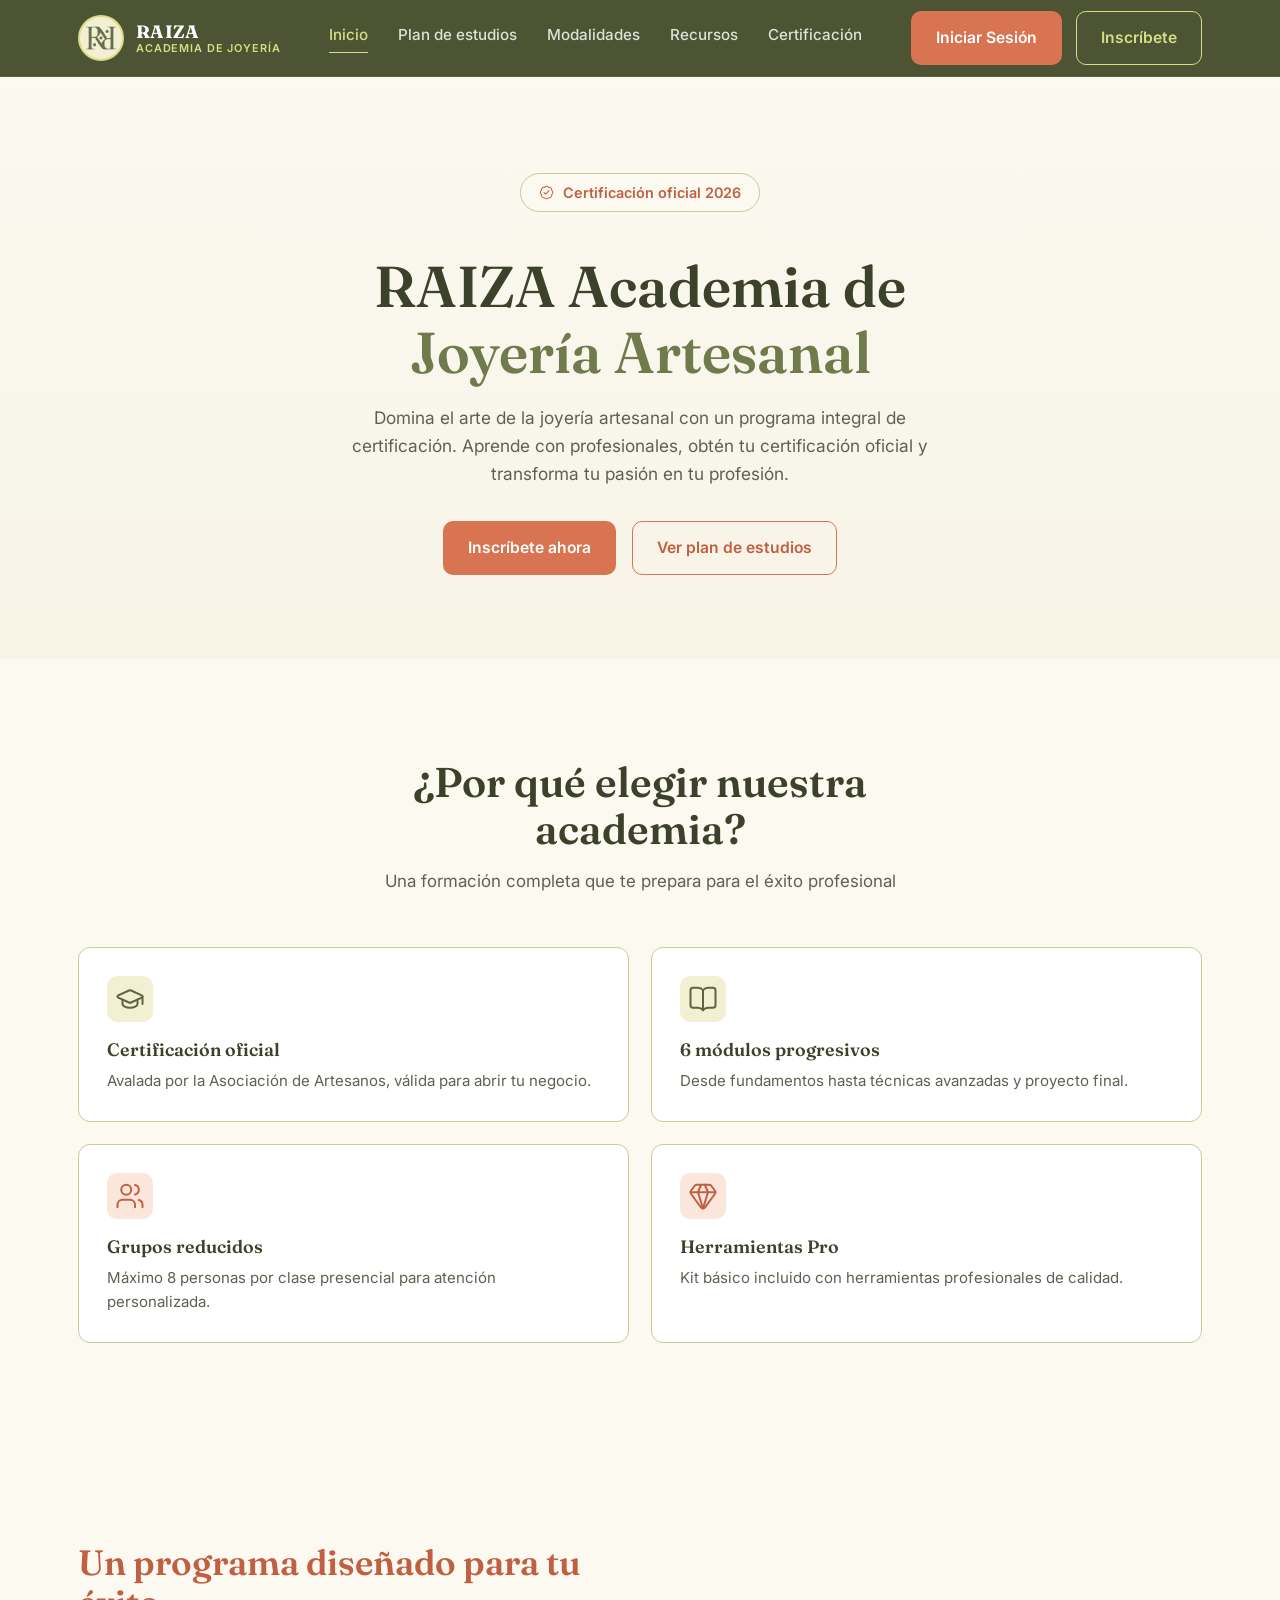
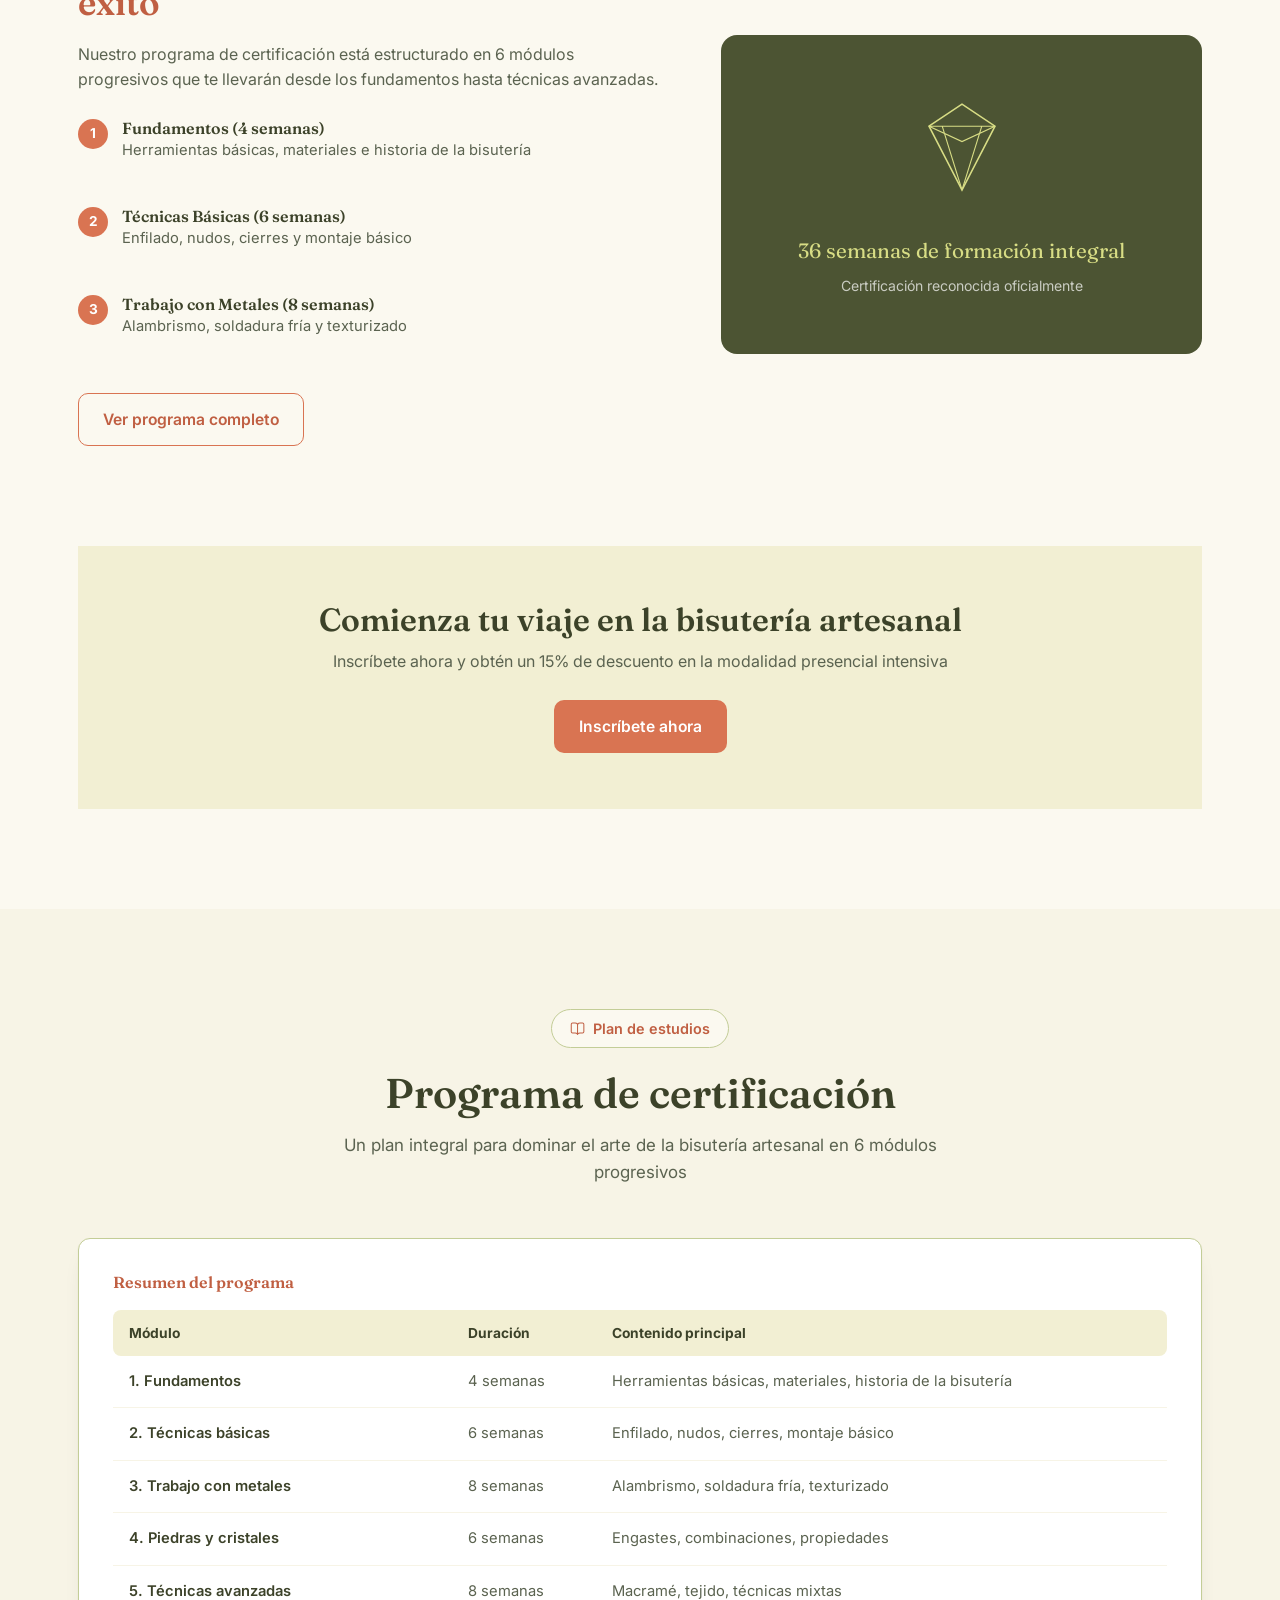
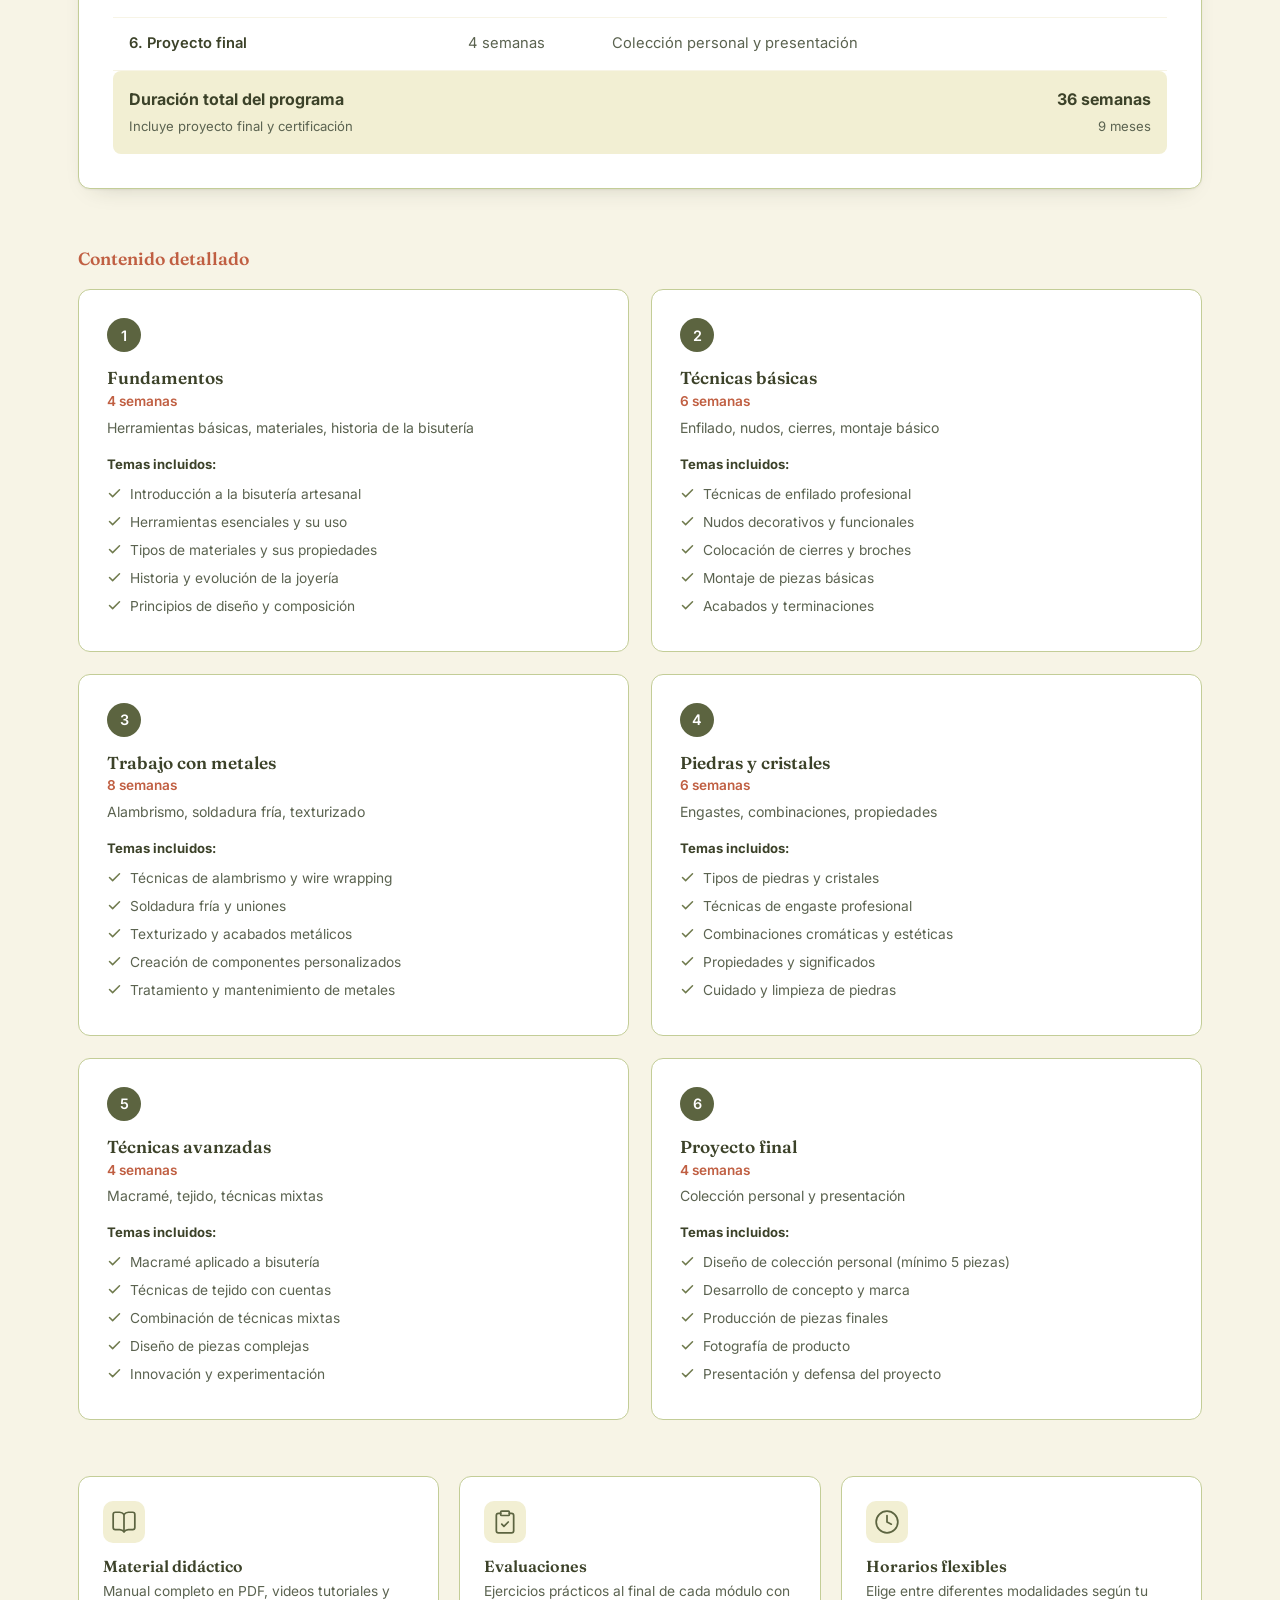
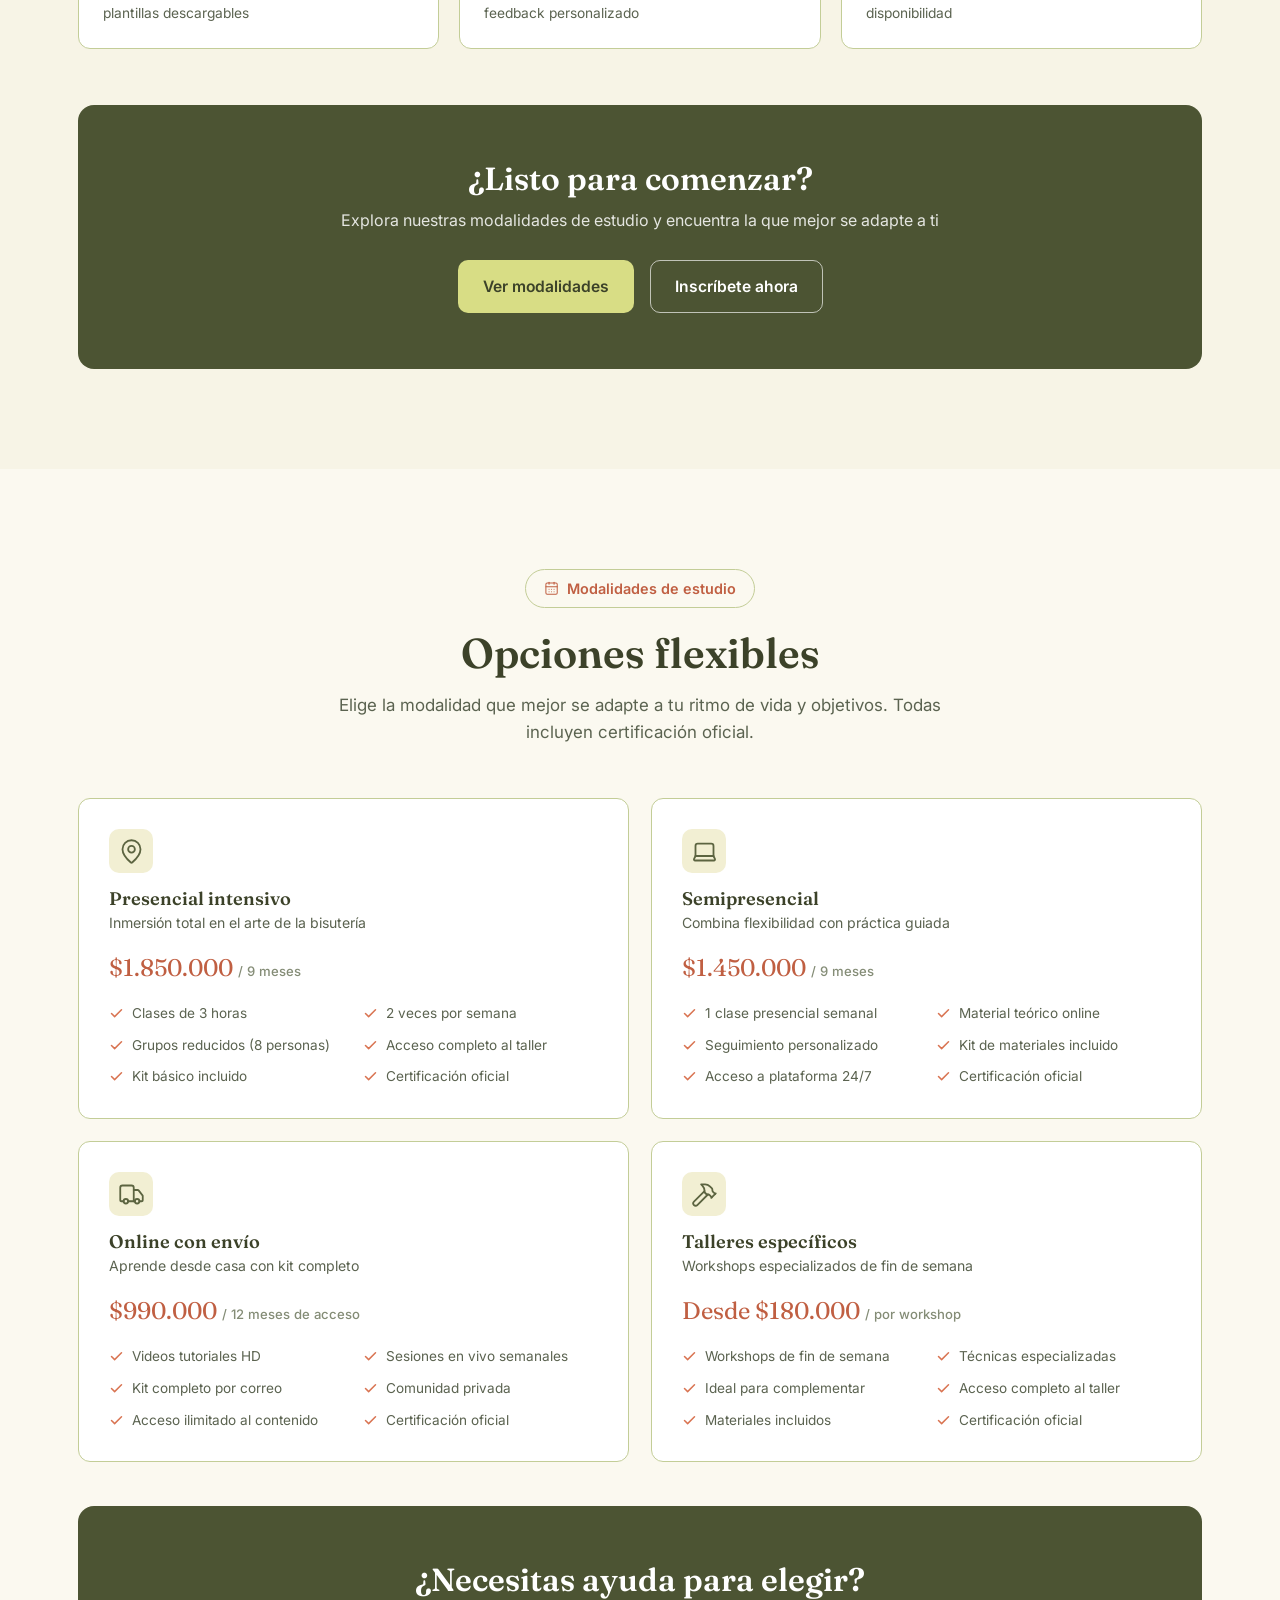
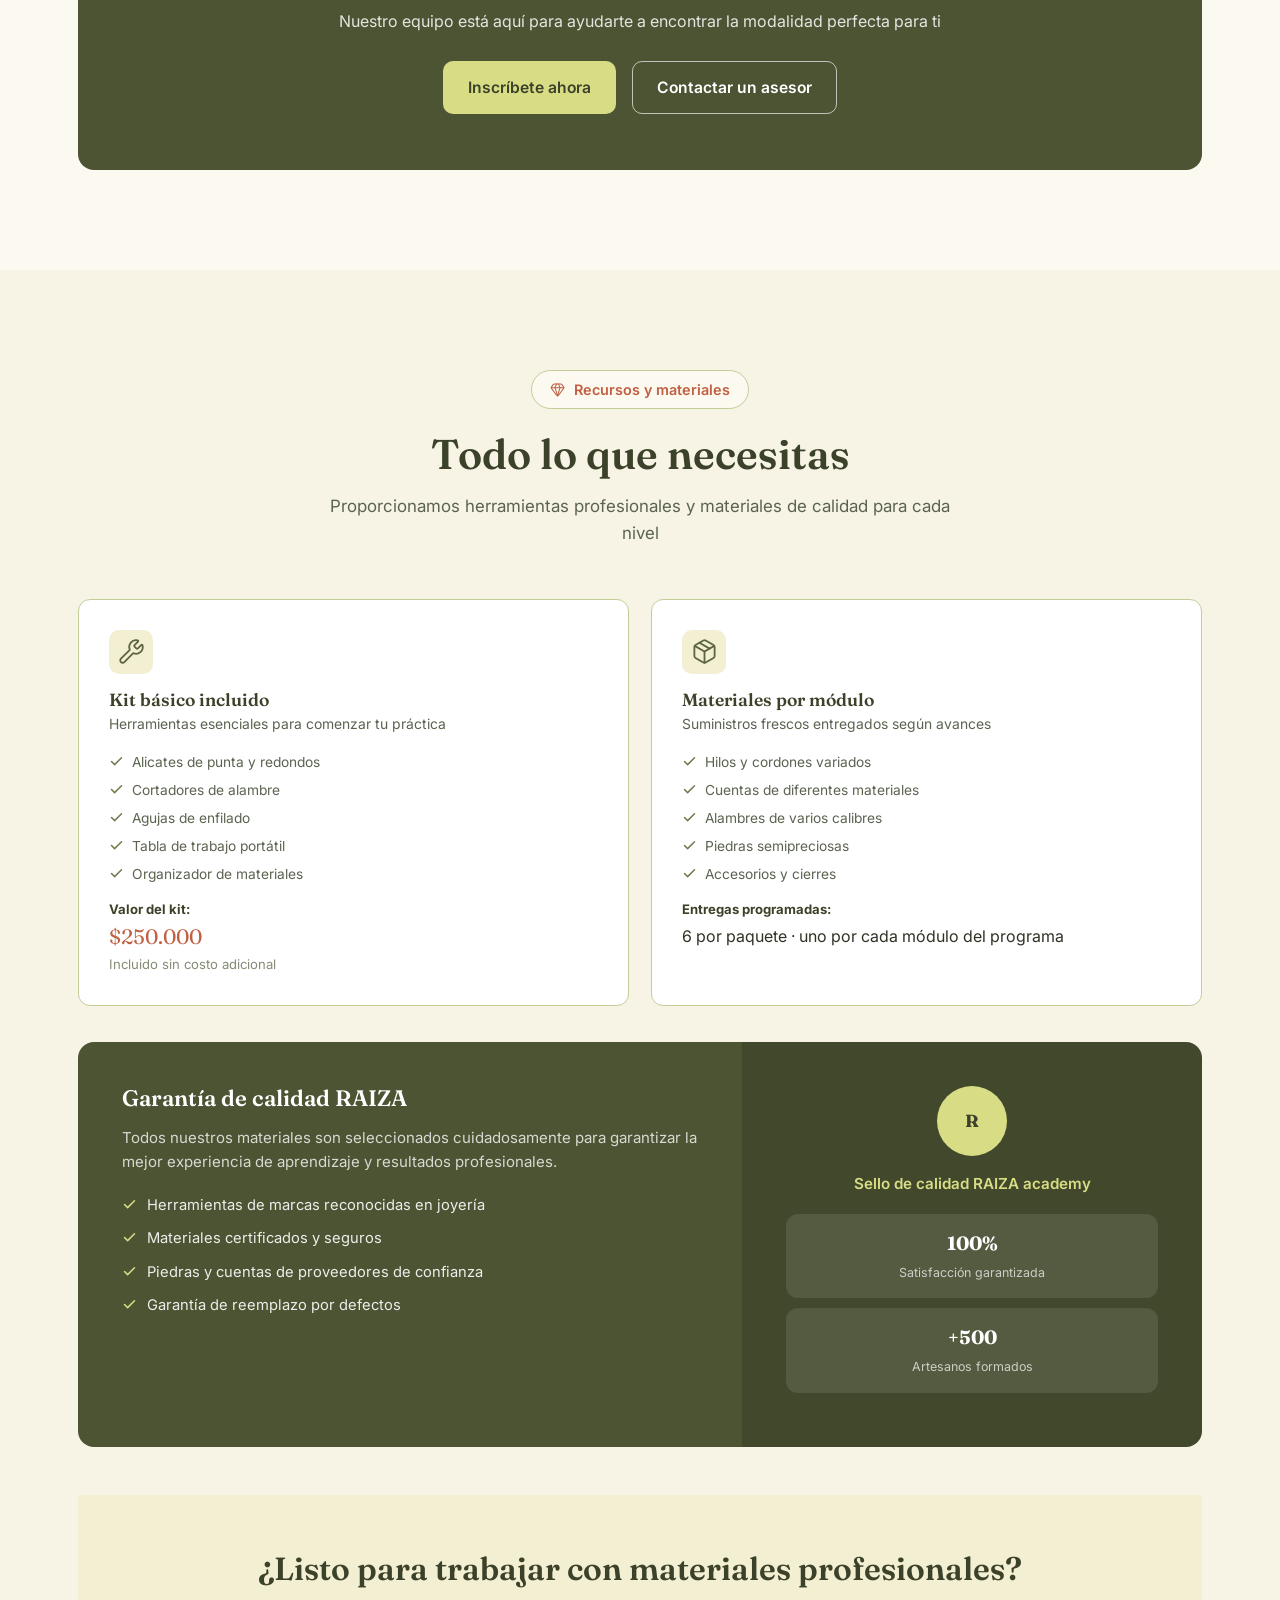
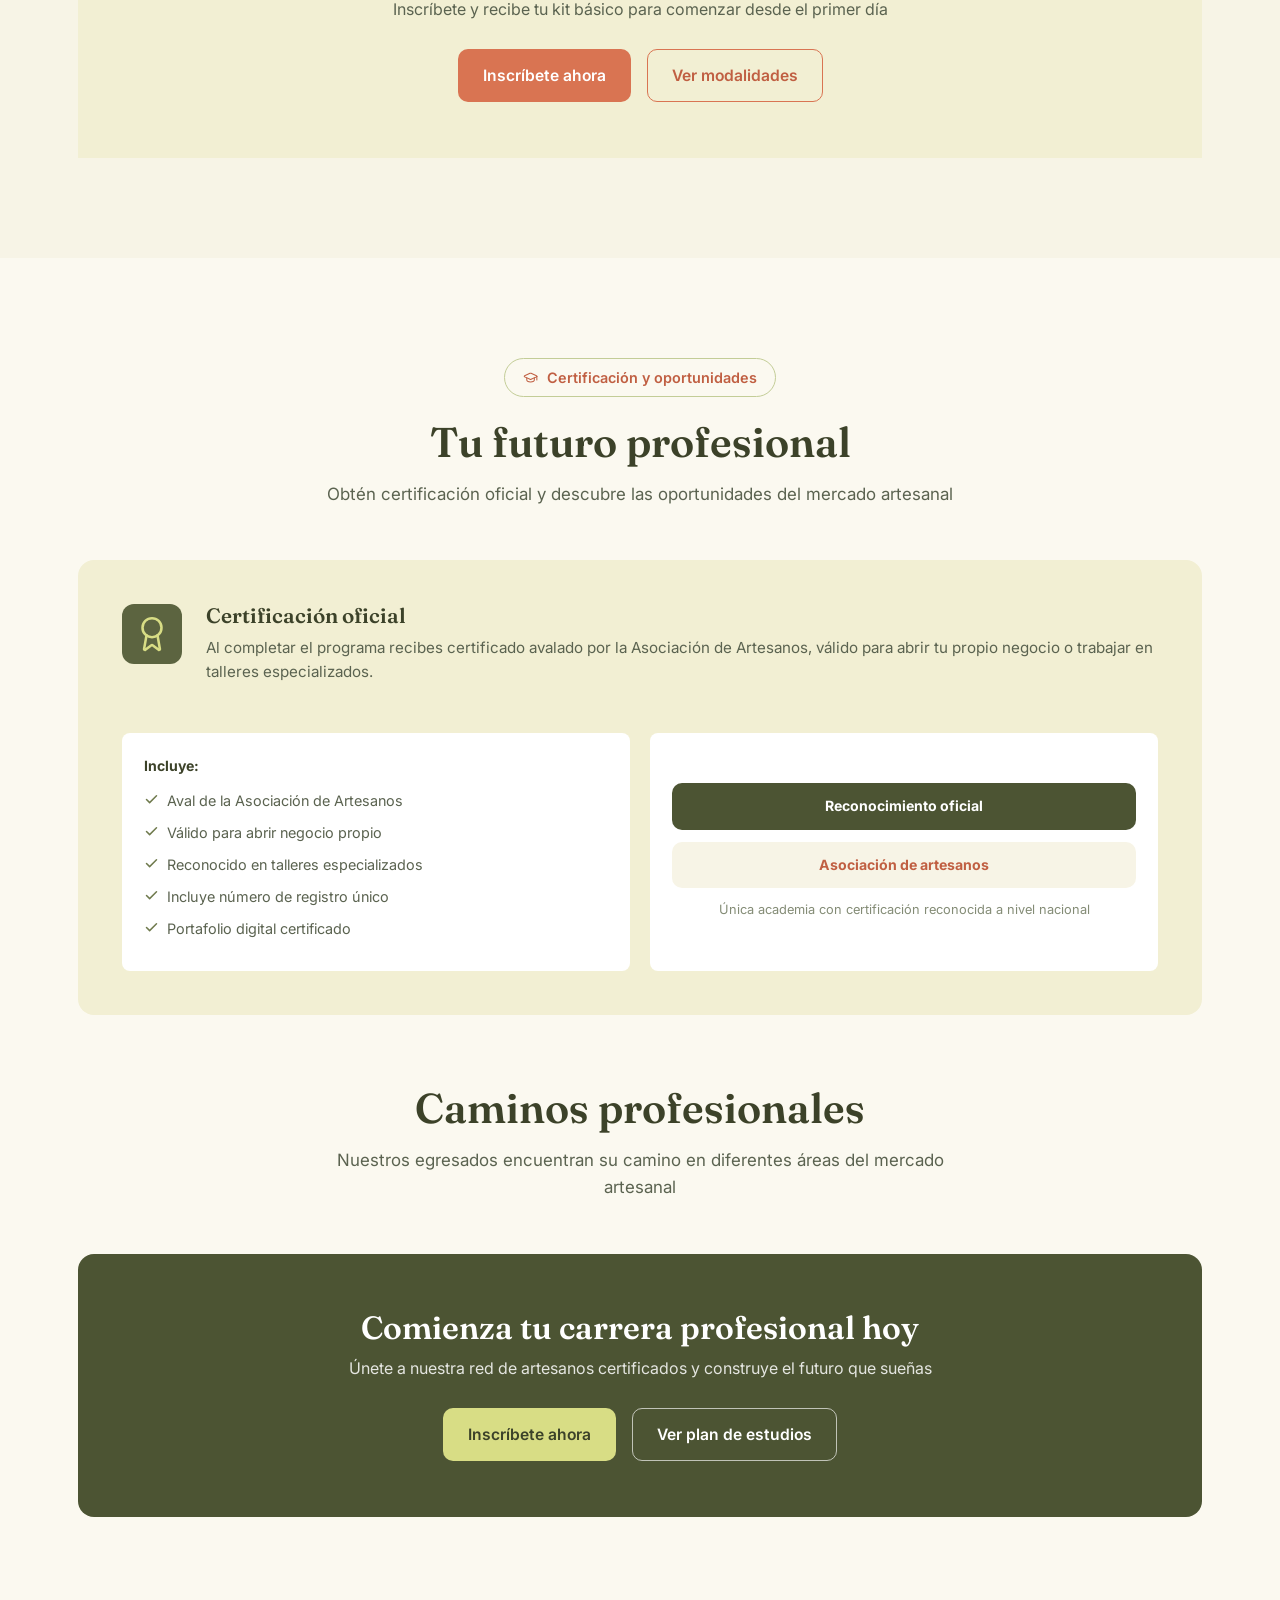
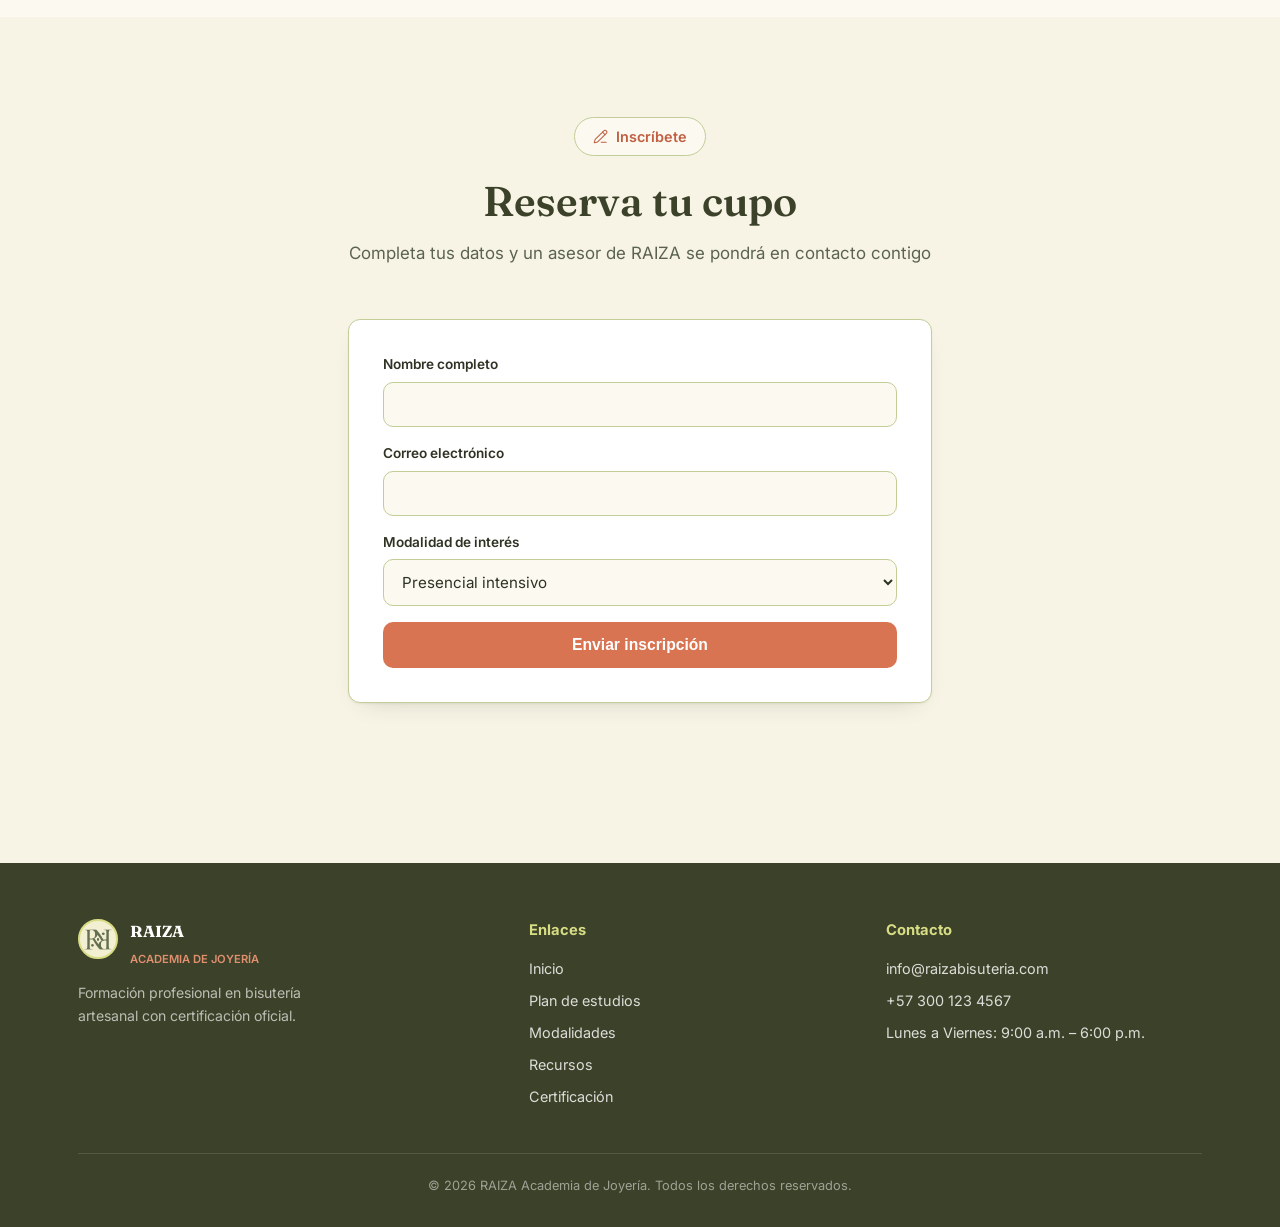
<file: RAIZA FRONTEND ACTUALIZADO/index.html>
<!DOCTYPE html>
<html lang="es">
<head>
<meta charset="UTF-8">
<meta name="viewport" content="width=device-width, initial-scale=1.0">
<title>RAIZA — Academia de Joyería Artesanal</title>
<link href="https://fonts.googleapis.com/css2?family=Fraunces:opsz,wght@9..144,500;9..144,600;9..144,700&family=Inter:wght@400;500;600;700&display=swap" rel="stylesheet">
<link rel="stylesheet" href="style.css">
</head>
<body>

<nav class="navbar">
  <div class="nav-inner">
    <a href="#inicio" class="brand">
      <span class="brand-mark">
        <img src="raiza-icon.png" alt="RAIZA" class="brand-mark-img" id="brandLogoImg">
        <span class="avatar brand-avatar" id="brandAvatar" style="display:none;">?</span>
      </span>
      <span class="brand-text">
        <strong id="brandName">RAIZA</strong>
        <span id="brandRole">ACADEMIA DE JOYERÍA</span>
      </span>
    </a>

    <div class="nav-links" id="navLinks">
      <a href="#inicio" class="nav-item active">Inicio</a>
      <a href="#plan" class="nav-item">Plan de estudios</a>
      <a href="#modalidades" class="nav-item">Modalidades</a>
      <a href="#recursos" class="nav-item">Recursos</a>
      <a href="#certificacion" class="nav-item">Certificación</a>
    </div>

    <div class="nav-cta">
      <a href="login.html" class="btn btn-coral" id="loginBtn">Iniciar Sesión</a>
      <div class="user-chip" id="userChip">
        <a href="#" id="logoutBtn">Cerrar sesión</a>
      </div>
      <a href="#inscribete" class="btn btn-outline-light" style="border-color:var(--gold-300);color:var(--gold-300);">Inscríbete</a>
      <button class="hamburger" id="hamburger" aria-label="Abrir menú"><span></span><span></span><span></span></button>
    </div>
  </div>
</nav>

<!-- ===================== INICIO ===================== -->
<section class="hero" id="inicio">
  <div class="wrap">
    <span class="eyebrow"><i data-ic="badge-check"></i> Certificación oficial 2026</span>
    <h1>
      <span class="line1">RAIZA Academia de</span>
      <span class="line2">Joyería Artesanal</span>
    </h1>
    <p>Domina el arte de la joyería artesanal con un programa integral de certificación. Aprende con profesionales, obtén tu certificación oficial y transforma tu pasión en tu profesión.</p>
    <div class="hero-actions">
      <a href="#inscribete" class="btn btn-coral">Inscríbete ahora</a>
      <a href="#plan" class="btn btn-outline">Ver plan de estudios</a>
    </div>
  </div>
</section>

<section>
  <div class="wrap">
    <div class="section-head">
      <h2>¿Por qué elegir nuestra academia?</h2>
      <p>Una formación completa que te prepara para el éxito profesional</p>
    </div>
    <div class="why-grid">
      <div class="why-card">
        <div class="why-icon" data-ic="graduation-cap"></div>
        <h3>Certificación oficial</h3>
        <p>Avalada por la Asociación de Artesanos, válida para abrir tu negocio.</p>
      </div>
      <div class="why-card">
        <div class="why-icon" data-ic="book-open"></div>
        <h3>6 módulos progresivos</h3>
        <p>Desde fundamentos hasta técnicas avanzadas y proyecto final.</p>
      </div>
      <div class="why-card">
        <div class="why-icon" data-ic="users"></div>
        <h3>Grupos reducidos</h3>
        <p>Máximo 8 personas por clase presencial para atención personalizada.</p>
      </div>
      <div class="why-card">
        <div class="why-icon" data-ic="gem"></div>
        <h3>Herramientas Pro</h3>
        <p>Kit básico incluido con herramientas profesionales de calidad.</p>
      </div>
    </div>
  </div>
</section>

<section>
  <div class="wrap split">
    <div>
      <h2>Un programa diseñado para tu éxito</h2>
      <p>Nuestro programa de certificación está estructurado en 6 módulos progresivos que te llevarán desde los fundamentos hasta técnicas avanzadas.</p>
      <ul class="step-list">
        <li>
          <span class="step-num">1</span>
          <div><h4>Fundamentos (4 semanas)</h4><p>Herramientas básicas, materiales e historia de la bisutería</p></div>
        </li>
        <li>
          <span class="step-num">2</span>
          <div><h4>Técnicas Básicas (6 semanas)</h4><p>Enfilado, nudos, cierres y montaje básico</p></div>
        </li>
        <li>
          <span class="step-num">3</span>
          <div><h4>Trabajo con Metales (8 semanas)</h4><p>Alambrismo, soldadura fría y texturizado</p></div>
        </li>
      </ul>
      <a href="#plan" class="btn btn-outline">Ver programa completo</a>
    </div>
    <div class="diamond-card">
      <svg width="110" height="110" viewBox="0 0 100 100" fill="none">
        <path d="M20 32 L50 12 L80 32 L50 90 Z" stroke="#d8dd85" stroke-width="1.4"/>
        <path d="M20 32 L80 32 M32 32 L50 90 M68 32 L50 90 M20 32 L50 46 L80 32" stroke="#d8dd85" stroke-width="1"/>
      </svg>
      <div class="big">36 semanas de formación integral</div>
      <div class="small">Certificación reconocida oficialmente</div>
    </div>
  </div>
</section>

<section style="padding-top:0;">
  <div class="wrap">
    <div class="cta-band">
      <h2>Comienza tu viaje en la bisutería artesanal</h2>
      <p>Inscríbete ahora y obtén un 15% de descuento en la modalidad presencial intensiva</p>
      <a href="#inscribete" class="btn btn-coral">Inscríbete ahora</a>
    </div>
  </div>
</section>

<!-- ===================== PLAN DE ESTUDIOS ===================== -->
<section id="plan" style="background:var(--sand-100);">
  <div class="wrap">
    <div class="section-head">
      <span class="eyebrow"><i data-ic="book-open"></i> Plan de estudios</span>
      <h2>Programa de certificación</h2>
      <p>Un plan integral para dominar el arte de la bisutería artesanal en 6 módulos progresivos</p>
    </div>

    <div class="table-card">
      <h3>Resumen del programa</h3>
      <table>
        <thead>
          <tr><th>Módulo</th><th>Duración</th><th>Contenido principal</th></tr>
        </thead>
        <tbody>
          <tr><td class="mod">1. Fundamentos</td><td>4 semanas</td><td>Herramientas básicas, materiales, historia de la bisutería</td></tr>
          <tr><td class="mod">2. Técnicas básicas</td><td>6 semanas</td><td>Enfilado, nudos, cierres, montaje básico</td></tr>
          <tr><td class="mod">3. Trabajo con metales</td><td>8 semanas</td><td>Alambrismo, soldadura fría, texturizado</td></tr>
          <tr><td class="mod">4. Piedras y cristales</td><td>6 semanas</td><td>Engastes, combinaciones, propiedades</td></tr>
          <tr><td class="mod">5. Técnicas avanzadas</td><td>8 semanas</td><td>Macramé, tejido, técnicas mixtas</td></tr>
          <tr><td class="mod">6. Proyecto final</td><td>4 semanas</td><td>Colección personal y presentación</td></tr>
        </tbody>
        <tfoot>
          <tr><td>Duración total del programa<br><span style="font-weight:400;color:var(--ink-600);font-size:0.82rem;">Incluye proyecto final y certificación</span></td><td colspan="2" style="text-align:right;">36 semanas<br><span style="font-weight:400;color:var(--ink-600);font-size:0.82rem;">9 meses</span></td></tr>
        </tfoot>
      </table>
    </div>

    <h3 style="font-size:1.1rem;color:var(--coral-600);margin-bottom:20px;">Contenido detallado</h3>
    <div class="module-grid">
      <div class="module-card">
        <div class="mod-badge">1</div>
        <h4>Fundamentos</h4>
        <div class="dur">4 semanas</div>
        <div class="desc">Herramientas básicas, materiales, historia de la bisutería</div>
        <div class="topics-label">Temas incluidos:</div>
        <ul class="topics">
          <li>Introducción a la bisutería artesanal</li>
          <li>Herramientas esenciales y su uso</li>
          <li>Tipos de materiales y sus propiedades</li>
          <li>Historia y evolución de la joyería</li>
          <li>Principios de diseño y composición</li>
        </ul>
      </div>
      <div class="module-card">
        <div class="mod-badge">2</div>
        <h4>Técnicas básicas</h4>
        <div class="dur">6 semanas</div>
        <div class="desc">Enfilado, nudos, cierres, montaje básico</div>
        <div class="topics-label">Temas incluidos:</div>
        <ul class="topics">
          <li>Técnicas de enfilado profesional</li>
          <li>Nudos decorativos y funcionales</li>
          <li>Colocación de cierres y broches</li>
          <li>Montaje de piezas básicas</li>
          <li>Acabados y terminaciones</li>
        </ul>
      </div>
      <div class="module-card">
        <div class="mod-badge">3</div>
        <h4>Trabajo con metales</h4>
        <div class="dur">8 semanas</div>
        <div class="desc">Alambrismo, soldadura fría, texturizado</div>
        <div class="topics-label">Temas incluidos:</div>
        <ul class="topics">
          <li>Técnicas de alambrismo y wire wrapping</li>
          <li>Soldadura fría y uniones</li>
          <li>Texturizado y acabados metálicos</li>
          <li>Creación de componentes personalizados</li>
          <li>Tratamiento y mantenimiento de metales</li>
        </ul>
      </div>
      <div class="module-card">
        <div class="mod-badge">4</div>
        <h4>Piedras y cristales</h4>
        <div class="dur">6 semanas</div>
        <div class="desc">Engastes, combinaciones, propiedades</div>
        <div class="topics-label">Temas incluidos:</div>
        <ul class="topics">
          <li>Tipos de piedras y cristales</li>
          <li>Técnicas de engaste profesional</li>
          <li>Combinaciones cromáticas y estéticas</li>
          <li>Propiedades y significados</li>
          <li>Cuidado y limpieza de piedras</li>
        </ul>
      </div>
      <div class="module-card">
        <div class="mod-badge">5</div>
        <h4>Técnicas avanzadas</h4>
        <div class="dur">4 semanas</div>
        <div class="desc">Macramé, tejido, técnicas mixtas</div>
        <div class="topics-label">Temas incluidos:</div>
        <ul class="topics">
          <li>Macramé aplicado a bisutería</li>
          <li>Técnicas de tejido con cuentas</li>
          <li>Combinación de técnicas mixtas</li>
          <li>Diseño de piezas complejas</li>
          <li>Innovación y experimentación</li>
        </ul>
      </div>
      <div class="module-card">
        <div class="mod-badge">6</div>
        <h4>Proyecto final</h4>
        <div class="dur">4 semanas</div>
        <div class="desc">Colección personal y presentación</div>
        <div class="topics-label">Temas incluidos:</div>
        <ul class="topics">
          <li>Diseño de colección personal (mínimo 5 piezas)</li>
          <li>Desarrollo de concepto y marca</li>
          <li>Producción de piezas finales</li>
          <li>Fotografía de producto</li>
          <li>Presentación y defensa del proyecto</li>
        </ul>
      </div>
    </div>

    <div class="feature-trio">
      <div class="feature-card">
        <div class="fi" data-ic="book-open"></div>
        <h4>Material didáctico</h4>
        <p>Manual completo en PDF, videos tutoriales y plantillas descargables</p>
      </div>
      <div class="feature-card">
        <div class="fi" data-ic="clipboard-check"></div>
        <h4>Evaluaciones</h4>
        <p>Ejercicios prácticos al final de cada módulo con feedback personalizado</p>
      </div>
      <div class="feature-card">
        <div class="fi" data-ic="clock"></div>
        <h4>Horarios flexibles</h4>
        <p>Elige entre diferentes modalidades según tu disponibilidad</p>
      </div>
    </div>

    <div class="cta-band dark">
      <h2>¿Listo para comenzar?</h2>
      <p>Explora nuestras modalidades de estudio y encuentra la que mejor se adapte a ti</p>
      <div class="hero-actions">
        <a href="#modalidades" class="btn btn-cream">Ver modalidades</a>
        <a href="#inscribete" class="btn btn-outline-light">Inscríbete ahora</a>
      </div>
    </div>
  </div>
</section>

<!-- ===================== MODALIDADES ===================== -->
<section id="modalidades">
  <div class="wrap">
    <div class="section-head">
      <span class="eyebrow"><i data-ic="calendar-days"></i> Modalidades de estudio</span>
      <h2>Opciones flexibles</h2>
      <p>Elige la modalidad que mejor se adapte a tu ritmo de vida y objetivos. Todas incluyen certificación oficial.</p>
    </div>

    <div class="modality-grid">
      <div class="modality-card">
        <div class="mod-icon" data-ic="map-pin"></div>
        <h4>Presencial intensivo</h4>
        <div class="sub">Inmersión total en el arte de la bisutería</div>
        <div class="price">$1.850.000 <span>/ 9 meses</span></div>
        <div class="feat-grid">
          <div>Clases de 3 horas</div>
          <div>2 veces por semana</div>
          <div>Grupos reducidos (8 personas)</div>
          <div>Acceso completo al taller</div>
          <div>Kit básico incluido</div>
          <div>Certificación oficial</div>
        </div>
      </div>
      <div class="modality-card">
        <div class="mod-icon" data-ic="laptop"></div>
        <h4>Semipresencial</h4>
        <div class="sub">Combina flexibilidad con práctica guiada</div>
        <div class="price">$1.450.000 <span>/ 9 meses</span></div>
        <div class="feat-grid">
          <div>1 clase presencial semanal</div>
          <div>Material teórico online</div>
          <div>Seguimiento personalizado</div>
          <div>Kit de materiales incluido</div>
          <div>Acceso a plataforma 24/7</div>
          <div>Certificación oficial</div>
        </div>
      </div>
      <div class="modality-card">
        <div class="mod-icon" data-ic="truck"></div>
        <h4>Online con envío</h4>
        <div class="sub">Aprende desde casa con kit completo</div>
        <div class="price">$990.000 <span>/ 12 meses de acceso</span></div>
        <div class="feat-grid">
          <div>Videos tutoriales HD</div>
          <div>Sesiones en vivo semanales</div>
          <div>Kit completo por correo</div>
          <div>Comunidad privada</div>
          <div>Acceso ilimitado al contenido</div>
          <div>Certificación oficial</div>
        </div>
      </div>
      <div class="modality-card">
        <div class="mod-icon" data-ic="hammer"></div>
        <h4>Talleres específicos</h4>
        <div class="sub">Workshops especializados de fin de semana</div>
        <div class="price">Desde $180.000 <span>/ por workshop</span></div>
        <div class="feat-grid">
          <div>Workshops de fin de semana</div>
          <div>Técnicas especializadas</div>
          <div>Ideal para complementar</div>
          <div>Acceso completo al taller</div>
          <div>Materiales incluidos</div>
          <div>Certificación oficial</div>
        </div>
      </div>
    </div>

    <div class="cta-band dark">
      <h2>¿Necesitas ayuda para elegir?</h2>
      <p>Nuestro equipo está aquí para ayudarte a encontrar la modalidad perfecta para ti</p>
      <div class="hero-actions">
        <a href="#inscribete" class="btn btn-cream">Inscríbete ahora</a>
        <a href="#contacto" class="btn btn-outline-light">Contactar un asesor</a>
      </div>
    </div>
  </div>
</section>

<!-- ===================== RECURSOS ===================== -->
<section id="recursos" style="background:var(--sand-100);">
  <div class="wrap">
    <div class="section-head">
      <span class="eyebrow"><i data-ic="gem"></i> Recursos y materiales</span>
      <h2>Todo lo que necesitas</h2>
      <p>Proporcionamos herramientas profesionales y materiales de calidad para cada nivel</p>
    </div>

    <div class="resource-grid">
      <div class="resource-card">
        <div class="mod-icon" data-ic="wrench"></div>
        <h4>Kit básico incluido</h4>
        <div class="sub">Herramientas esenciales para comenzar tu práctica</div>
        <ul class="topics">
          <li>Alicates de punta y redondos</li>
          <li>Cortadores de alambre</li>
          <li>Agujas de enfilado</li>
          <li>Tabla de trabajo portátil</li>
          <li>Organizador de materiales</li>
        </ul>
        <div class="value-label">Valor del kit:</div>
        <div class="value">$250.000</div>
        <div class="value-note">Incluido sin costo adicional</div>
      </div>
      <div class="resource-card">
        <div class="mod-icon" data-ic="package"></div>
        <h4>Materiales por módulo</h4>
        <div class="sub">Suministros frescos entregados según avances</div>
        <ul class="topics">
          <li>Hilos y cordones variados</li>
          <li>Cuentas de diferentes materiales</li>
          <li>Alambres de varios calibres</li>
          <li>Piedras semipreciosas</li>
          <li>Accesorios y cierres</li>
        </ul>
        <div class="value-label">Entregas programadas:</div>
        <div class="desc" style="margin-top:4px;">6 por paquete · uno por cada módulo del programa</div>
      </div>
    </div>

    <div class="guarantee">
      <div class="guarantee-left">
        <h3>Garantía de calidad RAIZA</h3>
        <p>Todos nuestros materiales son seleccionados cuidadosamente para garantizar la mejor experiencia de aprendizaje y resultados profesionales.</p>
        <ul>
          <li>Herramientas de marcas reconocidas en joyería</li>
          <li>Materiales certificados y seguros</li>
          <li>Piedras y cuentas de proveedores de confianza</li>
          <li>Garantía de reemplazo por defectos</li>
        </ul>
      </div>
      <div class="guarantee-right">
        <div class="seal">R</div>
        <div class="cap">Sello de calidad RAIZA academy</div>
        <div class="stat-pill"><strong>100%</strong><span>Satisfacción garantizada</span></div>
        <div class="stat-pill"><strong>+500</strong><span>Artesanos formados</span></div>
      </div>
    </div>

    <div class="cta-band">
      <h2>¿Listo para trabajar con materiales profesionales?</h2>
      <p>Inscríbete y recibe tu kit básico para comenzar desde el primer día</p>
      <div class="hero-actions">
        <a href="#inscribete" class="btn btn-coral">Inscríbete ahora</a>
        <a href="#modalidades" class="btn btn-outline">Ver modalidades</a>
      </div>
    </div>
  </div>
</section>

<!-- ===================== CERTIFICACION ===================== -->
<section id="certificacion">
  <div class="wrap">
    <div class="section-head">
      <span class="eyebrow"><i data-ic="graduation-cap"></i> Certificación y oportunidades</span>
      <h2>Tu futuro profesional</h2>
      <p>Obtén certificación oficial y descubre las oportunidades del mercado artesanal</p>
    </div>

    <div class="cert-card">
      <div class="cert-icon" data-ic="award"></div>
      <div>
        <h3>Certificación oficial</h3>
        <p>Al completar el programa recibes certificado avalado por la Asociación de Artesanos, válido para abrir tu propio negocio o trabajar en talleres especializados.</p>
      </div>
      <div class="cert-two">
        <div class="cert-includes">
          <div class="lbl">Incluye:</div>
          <ul>
            <li>Aval de la Asociación de Artesanos</li>
            <li>Válido para abrir negocio propio</li>
            <li>Reconocido en talleres especializados</li>
            <li>Incluye número de registro único</li>
            <li>Portafolio digital certificado</li>
          </ul>
        </div>
        <div class="cert-badges">
          <div class="badge-dark">Reconocimiento oficial</div>
          <div class="badge-light">Asociación de artesanos</div>
          <div class="note">Única academia con certificación reconocida a nivel nacional</div>
        </div>
      </div>
    </div>

    <div class="section-head" style="margin-top:70px;">
      <h2>Caminos profesionales</h2>
      <p>Nuestros egresados encuentran su camino en diferentes áreas del mercado artesanal</p>
    </div>

    <div class="cta-band dark">
      <h2>Comienza tu carrera profesional hoy</h2>
      <p>Únete a nuestra red de artesanos certificados y construye el futuro que sueñas</p>
      <div class="hero-actions">
        <a href="#inscribete" class="btn btn-cream">Inscríbete ahora</a>
        <a href="#plan" class="btn btn-outline-light">Ver plan de estudios</a>
      </div>
    </div>
  </div>
</section>

<!-- ===================== INSCRIBETE ===================== -->
<section id="inscribete" style="background:var(--sand-100);">
  <div class="wrap" style="max-width:640px;">
    <div class="section-head">
      <span class="eyebrow"><i data-ic="pencil-line"></i> Inscríbete</span>
      <h2>Reserva tu cupo</h2>
      <p>Completa tus datos y un asesor de RAIZA se pondrá en contacto contigo</p>
    </div>
    <form class="table-card" id="inscripcionForm" style="display:flex;flex-direction:column;gap:16px;">
      <div>
        <label style="display:block;font-size:0.85rem;font-weight:600;margin-bottom:6px;">Nombre completo</label>
        <input type="text" required style="width:100%;padding:12px 14px;border:1px solid var(--olive-300);border-radius:10px;font-size:0.95rem;">
      </div>
      <div>
        <label style="display:block;font-size:0.85rem;font-weight:600;margin-bottom:6px;">Correo electrónico</label>
        <input type="email" required style="width:100%;padding:12px 14px;border:1px solid var(--olive-300);border-radius:10px;font-size:0.95rem;">
      </div>
      <div>
        <label style="display:block;font-size:0.85rem;font-weight:600;margin-bottom:6px;">Modalidad de interés</label>
        <select style="width:100%;padding:12px 14px;border:1px solid var(--olive-300);border-radius:10px;font-size:0.95rem;">
          <option>Presencial intensivo</option>
          <option>Semipresencial</option>
          <option>Online con envío</option>
          <option>Talleres específicos</option>
        </select>
      </div>
      <button type="submit" class="btn btn-coral" style="justify-content:center;">Enviar inscripción</button>
    </form>
  </div>
</section>

<footer id="contacto">
  <div class="wrap">
    <div class="foot-grid">
      <div>
        <div class="foot-brand">
          <span class="brand-mark" style="width:40px;height:40px;">
            <img src="raiza-icon.png" alt="RAIZA" class="brand-mark-img">
          </span>
          <div>
            <strong style="display:block;font-family:'Fraunces',serif;color:var(--white);">RAIZA</strong>
            <span style="font-size:0.7rem;color:var(--coral-400);font-weight:600;">ACADEMIA DE JOYERÍA</span>
          </div>
        </div>
        <p class="foot-desc">Formación profesional en bisutería artesanal con certificación oficial.</p>
      </div>
      <div>
        <h5>Enlaces</h5>
        <ul>
          <li><a href="#inicio">Inicio</a></li>
          <li><a href="#plan">Plan de estudios</a></li>
          <li><a href="#modalidades">Modalidades</a></li>
          <li><a href="#recursos">Recursos</a></li>
          <li><a href="#certificacion">Certificación</a></li>
        </ul>
      </div>
      <div>
        <h5>Contacto</h5>
        <ul>
          <li>info@raizabisuteria.com</li>
          <li>+57 300 123 4567</li>
          <li>Lunes a Viernes: 9:00 a.m. – 6:00 p.m.</li>
        </ul>
      </div>
    </div>
    <div class="foot-bottom">© 2026 RAIZA Academia de Joyería. Todos los derechos reservados.</div>
  </div>
</footer>

<script src="icons.js"></script>
<script src="sesion.js"></script>
<script src="index.js"></script>

</body>
</html>
</file>
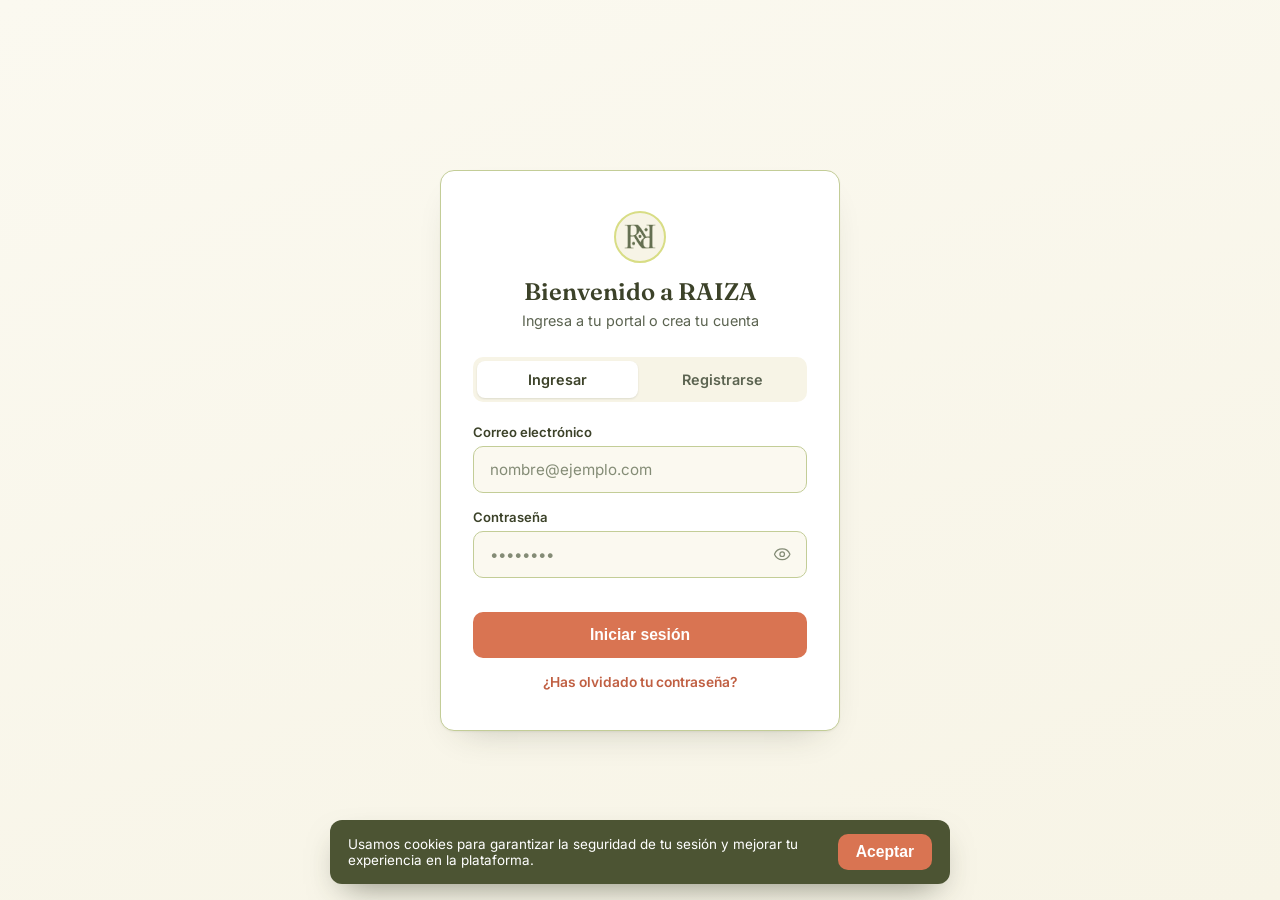
<file: RAIZA FRONTEND ACTUALIZADO/login.html>
<!DOCTYPE html>
<html lang="es">
<head>
  <meta charset="UTF-8">
  <meta name="viewport" content="width=device-width, initial-scale=1.0">
  <title>Iniciar sesión - RAIZA</title>
  <link rel="icon" href="raiza-icon.png">
  <link rel="stylesheet" href="auth.css">
  <link href="https://fonts.googleapis.com/css2?family=Fraunces:opsz,wght@9..144,600&family=Inter:wght@400;500;600;700&display=swap" rel="stylesheet">
  <!-- Google reCAPTCHA v2 (hl=es fuerza el idioma español) -->
  <script src="https://www.google.com/recaptcha/api.js?hl=es" async defer></script>
</head>
<body>

  <div class="login-container">
    <div class="login-card">

      <div class="login-header">
        <a href="index.html" class="brand-mark" style="text-decoration:none;">
          <img src="raiza-icon.png" alt="RAIZA">
        </a>
        <h2>Bienvenido a RAIZA</h2>
        <p>Ingresa a tu portal o crea tu cuenta</p>
      </div>

      <div class="auth-tabs">
        <button type="button" class="tab-btn activo" id="tabLogin" onclick="cambiarVista('login')">Ingresar</button>
        <button type="button" class="tab-btn" id="tabRegistro" onclick="cambiarVista('registro')">Registrarse</button>
      </div>

      <div id="alertaBox" class="mensaje-alerta" role="alert" aria-live="polite" hidden></div>

      <!-- INICIO DE SESIÓN -->
      <form id="formLogin" onsubmit="enviarLogin(event)">
        <div class="form-group">
          <label for="email">Correo electrónico</label>
          <input type="email" id="email" name="email" required placeholder="nombre@ejemplo.com" autocomplete="email">
        </div>

        <div class="form-group">
          <label for="password">Contraseña</label>
          <div class="password-wrapper">
            <input type="password" id="password" name="password" required placeholder="••••••••" autocomplete="current-password">
            <button type="button" class="toggle-btn" onclick="togglePassword('password', this)" aria-label="Mostrar u ocultar contraseña" data-ic="eye"></button>
          </div>
        </div>

        <!-- Site key de PRUEBAS de Google (la de tus archivos actualizados): reemplazar por la real antes de producción -->
        <div class="recaptcha-container">
          <div class="g-recaptcha" data-sitekey="6LeIxAcTAAAAAJcZVRqyHh71UMIEGNQ_MXjiZKhI"></div>
        </div>

        <button type="submit" class="btn btn-primary btn-block">Iniciar sesión</button>

        <div class="extra-links">
          <a href="#" onclick="mostrarVistaRecuperar(event)">¿Has olvidado tu contraseña?</a>
        </div>
      </form>

      <!-- REGISTRO -->
      <form id="formRegistro" onsubmit="enviarRegistro(event)" style="display:none;">
        <div class="form-group">
          <label for="regNombre">Nombre completo</label>
          <input type="text" id="regNombre" name="regNombre" required placeholder="Tu nombre" autocomplete="name">
        </div>

        <div class="form-group">
          <label for="regEmail">Correo electrónico</label>
          <input type="email" id="regEmail" name="regEmail" required placeholder="nombre@ejemplo.com" autocomplete="email">
        </div>

        <div class="form-group">
          <label for="regPassword">Crea una contraseña</label>
          <div class="password-wrapper">
            <input type="password" id="regPassword" name="regPassword" required placeholder="Mínimo 8 caracteres, letra y número" autocomplete="new-password">
            <button type="button" class="toggle-btn" onclick="togglePassword('regPassword', this)" aria-label="Mostrar u ocultar contraseña" data-ic="eye"></button>
          </div>
        </div>

        <div class="consentimiento">
          <input type="checkbox" id="regConsentimiento" name="regConsentimiento" required>
          <label for="regConsentimiento">
            Autorizo el tratamiento de mis datos personales conforme a la
            <a href="#" onclick="abrirPoliticaDatos(event)">Política de Tratamiento de Datos Personales</a>.
          </label>
        </div>

        <button type="submit" class="btn btn-primary btn-block">Crear cuenta</button>
      </form>

      <!-- VERIFICAR CORREO: código que llega al registrarse (o al iniciar sesión sin verificar) -->
      <form id="formVerificar" onsubmit="enviarVerificacion(event)" style="display:none;">
        <p class="otp-descripcion">Enviamos un código de 6 dígitos a <strong id="correoDestino"></strong>. Vence en 15 minutos.</p>

        <div class="form-group">
          <label for="codigoVerificacion">Código de verificación</label>
          <input type="text" id="codigoVerificacion" required maxlength="6" inputmode="numeric" pattern="\d{6}" placeholder="000000" autocomplete="one-time-code">
        </div>

        <button type="submit" class="btn btn-primary btn-block">Verificar correo</button>

        <div class="extra-links">
          <a href="#" onclick="reenviarCodigo(event)">Reenviar código</a>
          &nbsp;·&nbsp;
          <a href="#" onclick="volverALogin(event)">Volver</a>
        </div>
      </form>

      <!-- RECUPERAR CONTRASEÑA, paso 1: pedir el código -->
      <form id="formRecuperar" onsubmit="enviarSolicitudRecuperacion(event)" style="display:none;">
        <p class="otp-descripcion">Ingresa tu correo y te enviaremos un código para cambiar tu contraseña.</p>

        <div class="form-group">
          <label for="emailRecuperar">Correo electrónico</label>
          <input type="email" id="emailRecuperar" required placeholder="nombre@ejemplo.com" autocomplete="email">
        </div>

        <button type="submit" class="btn btn-primary btn-block">Enviar código</button>

        <div class="extra-links">
          <a href="#" onclick="volverALogin(event)">Volver al inicio de sesión</a>
        </div>
      </form>

      <!-- RECUPERAR CONTRASEÑA, paso 2: código + nueva contraseña -->
      <form id="formRestablecer" onsubmit="enviarRestablecer(event)" style="display:none;">
        <p class="otp-descripcion">Si <strong id="correoRecuperacion"></strong> está registrado, te enviamos un código. Escríbelo y elige tu nueva contraseña.</p>

        <div class="form-group">
          <label for="codigoRecuperacion">Código</label>
          <input type="text" id="codigoRecuperacion" required maxlength="6" inputmode="numeric" pattern="\d{6}" placeholder="000000" autocomplete="one-time-code">
        </div>

        <div class="form-group">
          <label for="nuevaPassword">Nueva contraseña</label>
          <div class="password-wrapper">
            <input type="password" id="nuevaPassword" required placeholder="Mínimo 8 caracteres, letra y número" autocomplete="new-password">
            <button type="button" class="toggle-btn" onclick="togglePassword('nuevaPassword', this)" aria-label="Mostrar u ocultar contraseña" data-ic="eye"></button>
          </div>
        </div>

        <button type="submit" class="btn btn-primary btn-block">Cambiar contraseña</button>

        <div class="extra-links">
          <a href="#" onclick="volverALogin(event)">Volver al inicio de sesión</a>
        </div>
      </form>

    </div>
  </div>

  <!-- Política de tratamiento de datos personales -->
  <div id="modalPoliticaDatos" class="modal-overlay" role="dialog" aria-modal="true" aria-labelledby="tituloPolitica">
    <div class="modal-content">
      <button type="button" class="modal-cerrar" onclick="cerrarPoliticaDatos()" aria-label="Cerrar">✕</button>
      <h3 class="modal-titulo" id="tituloPolitica">Tratamiento de datos personales</h3>
      <div class="politica-texto">
        <p><strong>Responsable:</strong> RAIZA – Escuela de Joyería y Orfebrería. Contacto: educacion@raiza.com</p>
        <p><strong>Datos que recolectamos:</strong> nombre, correo electrónico, contraseña (almacenada de forma cifrada) y, cuando los registras en tu perfil, documento, teléfono y dirección de envío.</p>
        <p><strong>Finalidades:</strong> crear y administrar tu cuenta, gestionar tus cursos, entregas y certificados, procesar y despachar los pedidos de kits y comunicarnos contigo sobre el servicio.</p>
        <p><strong>Tus derechos:</strong> conocer, actualizar, rectificar y solicitar la supresión de tus datos, revocar esta autorización y presentar consultas o reclamos escribiendo a educacion@raiza.com.</p>
        <p><strong>Seguridad:</strong> protegemos tu información con autenticación mediante JWT y conexiones seguras. No vendemos tus datos a terceros.</p>
      </div>
      <button type="button" class="btn btn-primary btn-block" onclick="aceptarPoliticaDatos()">Entendido y acepto</button>
    </div>
  </div>

  <!-- Aviso de cookies -->
  <div id="cookieBanner" class="cookie-banner" role="region" aria-label="Aviso de cookies">
    <div class="cookie-content">
      <p>Usamos cookies para garantizar la seguridad de tu sesión y mejorar tu experiencia en la plataforma.</p>
      <button type="button" id="btnAceptarCookies" class="btn btn-primary">Aceptar</button>
    </div>
  </div>

  <script src="icons.js"></script>
  <script src="proximamente.js"></script>
  <script src="login.js"></script>
  <script>
    // Si Google no responde (bloqueador, sin internet, abierto con file://) se avisa en pantalla
    setTimeout(function(){
      if (typeof grecaptcha === 'undefined' || !document.querySelector('.g-recaptcha iframe')) {
        var c = document.querySelector('.recaptcha-container');
        if (c) c.innerHTML = '<p style="color:#c05f42;font-size:.85rem;text-align:center;">No se pudo cargar reCAPTCHA. Abre la página con Live Server (http://127.0.0.1:5500), desactiva el bloqueador de anuncios y recarga con Ctrl+Shift+R. Si dice "dominio no válido", registra 127.0.0.1 y localhost en la consola de reCAPTCHA.</p>';
      }
    }, 6000);
  </script>
</body>
</html>
</file>
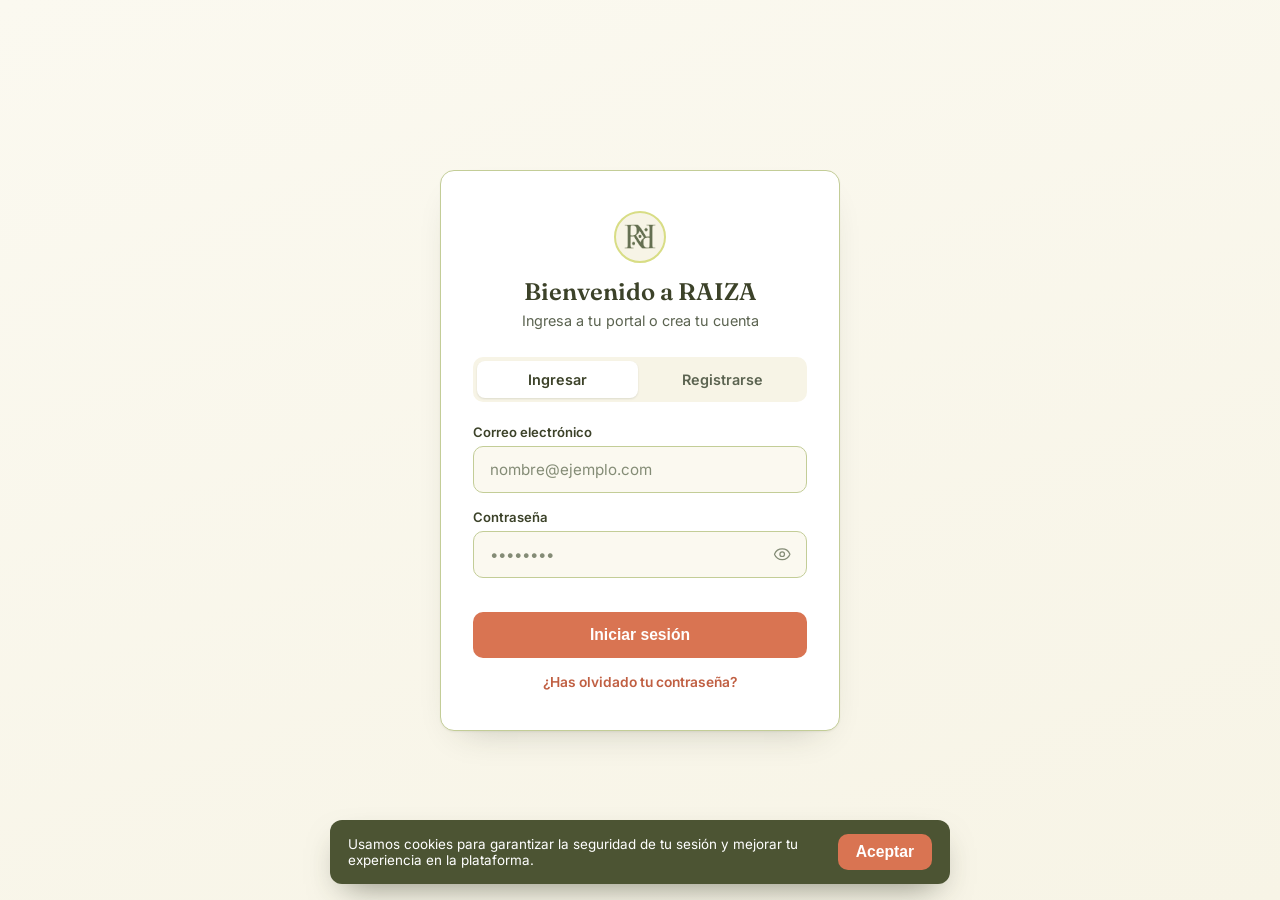
<file: RAIZA FRONTEND ACTUALIZADO/portal.html>
<!DOCTYPE html>
<html lang="es">
<head>
<meta charset="UTF-8">
<meta name="viewport" content="width=device-width, initial-scale=1.0">
<title>RAIZA — Portal</title>
<link rel="icon" href="raiza-icon.png">
<link href="https://fonts.googleapis.com/css2?family=Fraunces:opsz,wght@9..144,500;9..144,600;9..144,700&family=Inter:wght@400;500;600;700&display=swap" rel="stylesheet">
<link rel="stylesheet" href="style.css">
<link rel="stylesheet" href="dashboard.css">
<link rel="stylesheet" href="portal.css">
<style id="rz-diseno">
/* ===== Diseño del panel anterior: paneles planos, tablas y etiquetas (sin sombras ni emojis) ===== */
.db-content .panel,.tarjeta-modulo-item,.tarjeta-ajustes,.tarjeta-curso,.tarjeta-panel-dashboard{background:#fff;border:1px solid var(--db-line);border-radius:12px;box-shadow:none;}
.tarjeta-curso{padding:20px;gap:10px;transition:none;}
.tarjeta-curso:hover{transform:none;box-shadow:none;border-color:var(--db-line);}
.tarjeta-icono{width:44px;height:44px;border-radius:10px;font-size:1.35rem;background:var(--db-olive-100);color:var(--db-olive-ink);}
.tarjeta-curso h3{font-family:'Fraunces',serif;font-size:1.05rem;color:var(--db-heading);}
.tarjeta-modulo-item{padding:18px;gap:12px;}
.tarjeta-modulo-item .modulo-item-titulo,.tarjeta-ajustes h3{font-family:'Fraunces',serif;color:var(--db-heading);}
.nivel-badge,.badge-pendiente,.badge-entregada,.badge-info,.badge-proximamente,.estado-en-camino,.estado-pendiente,.estado-pagado,.estado-entregado,.estado-rechazado{border-radius:6px;padding:3px 10px;font-size:.75rem;font-weight:600;letter-spacing:0;}
.nivel-badge,.badge-proximamente{background:var(--db-gold-100);color:var(--db-gold-ink);}
.kit-precio{color:var(--db-heading);font-size:1.2rem;}
.kit-footer-card{display:flex;align-items:center;justify-content:space-between;gap:10px;margin-top:4px;}
.btn-comprar-kit{background:var(--coral-500);}
.btn-comprar-kit:hover{background:var(--coral-600);}
.catalogo-grid{margin-top:0;gap:16px;}
.titulo-nivel-tarea{font-family:'Fraunces',serif;font-size:1.02rem;border-left:0;padding:0 0 8px;margin:26px 0 14px;border-bottom:1px solid var(--db-line);color:var(--db-heading);}
.tabs-niveles{background:var(--db-gray-50);border:1px solid var(--db-line);}
.btn-nivel.activo-nivel{box-shadow:none;border:1px solid var(--db-line);}
.aviso-integracion-box{border:1px solid var(--db-line);background:#fff;border-radius:12px;padding:34px 24px;margin-top:0;}
.aviso-icono{width:48px;height:48px;border-radius:12px;margin:0 auto 12px;display:flex;align-items:center;justify-content:center;font-size:1.5rem;background:var(--db-olive-100);color:var(--db-olive-ink);}
.aviso-titulo{font-family:'Fraunces',serif;color:var(--db-heading);}
.video-no-disponible span{display:flex;justify-content:center;font-size:1.8rem;}
.comentario-caja{background:var(--db-gray-50);border-left:0;border:1px solid var(--db-line);border-radius:10px;}
.lista-dashboard{gap:0;}
.lista-dashboard li{background:none;border:0;border-bottom:1px solid var(--db-line);border-radius:0;padding:11px 2px;border-left:0 !important;}
.lista-dashboard li:last-child{border-bottom:0;}
.lista-dashboard .item-vacio{color:var(--db-gray-500);font-size:.88rem;}
.item-alerta{color:var(--db-coral-ink);}
.db-panel form label{display:block;margin:14px 0 5px;font-size:.78rem;font-weight:600;color:var(--db-gray-700);}
.db-panel form label:first-of-type{margin-top:0;}
.db-panel > h3{margin-bottom:16px;}
.contenedor{gap:18px;}
.accesos{display:flex;flex-direction:column;gap:10px;}
.accesos .btn{width:100%;text-align:center;text-decoration:none;}
.meta-fila{font-size:.8rem;color:var(--db-gray-700);margin-bottom:2px;}
.meta-fila.suave{color:var(--db-gray-500);}
.db-table select{width:auto;padding:6px 8px;border:1px solid var(--db-line);border-radius:8px;font-size:.82rem;background:#fff;}
table.db-table td[title]{max-width:260px;}
table.db-table td.col-acciones{max-width:none;overflow:visible;}
.db-stat-icon .ic{width:1em;height:1em;}
.aviso-icono .ic,.tarjeta-icono .ic{width:1em;height:1em;}
.modal-cerrar{display:flex;align-items:center;justify-content:center;}

/* ===== Barra lateral: color según la paleta RAIZA (regla 60-30-10) =====
   60% base  : verde oliva profundo (degradado monocromático, mismo matiz, solo cambia la luminosidad)
   30% apoyo : arena y verde claro (neutros análogos al oliva) para texto, títulos e iconos
   10% acento: coral (opuesto cálido al verde) SOLO para lo activo, para que destaque */
.db-sidebar{--sb-sand:247,244,230;--sb-olive:195,205,151;background:linear-gradient(180deg,#4c5433 0%,#363c26 100%);padding:18px 12px;gap:2px;scrollbar-width:thin;scrollbar-color:rgba(195,205,151,.28) transparent;}
.db-sidebar::-webkit-scrollbar-thumb{background:rgba(195,205,151,.28);}
.db-brand{gap:12px;padding:4px 6px 18px;margin-bottom:6px;border-bottom:1px solid rgba(var(--sb-olive),.16);}
.db-brand img{filter:none;box-sizing:border-box;width:42px;height:42px;padding:7px;border-radius:12px;background:#f7f4e6;opacity:1;}
.db-brand strong{color:#f7f4e6;font-size:1.08rem;letter-spacing:.04em;}
/* Cada grupo del menú es una tarjeta con su propio fondo */
.db-nav-group{margin-top:10px;padding:10px 8px 8px;background:rgba(var(--sb-sand),.055);border:1px solid rgba(var(--sb-olive),.13);border-radius:14px;}
.db-nav-group--solo{padding:8px;}
.db-nav-group-title{font-size:.66rem;text-transform:uppercase;letter-spacing:.1em;font-weight:700;color:rgb(var(--sb-olive));opacity:1;padding:0 8px 8px;}
/* Mismo tamaño de letra e iconos en todos los botones */
.db-nav-item,.db-nav-item.sidebar-btn{font:500 .875rem/1.25 'Inter',sans-serif;padding:7px 10px;border-radius:10px;gap:12px;color:rgba(var(--sb-sand),.78);transition:background .18s,color .18s,transform .18s;}
.db-nav-item .ico{width:30px;height:30px;border-radius:8px;display:flex;align-items:center;justify-content:center;font-size:1.05rem;opacity:1;background:rgba(var(--sb-olive),.12);color:rgb(var(--sb-olive));transition:background .18s,color .18s;}
.db-nav-item .ico .ic{width:1em;height:1em;}
.db-nav-item:hover{background:rgba(var(--sb-sand),.08);color:rgb(var(--sb-sand));transform:translateX(2px);}
.db-nav-item:hover .ico{background:rgba(var(--sb-olive),.22);color:#f7f4e6;}
.db-nav-item:focus-visible{outline:2px solid #e08f6f;outline-offset:2px;}
/* Activo: único lugar con el acento coral (barra + icono) sobre un fondo arena translúcido */
.db-nav-item.active,.db-nav-item.activo{background:rgba(var(--sb-sand),.1);color:#f7f4e6;font-weight:600;box-shadow:none;transform:none;}
.db-nav-item.active::before,.db-nav-item.activo::before{display:block;content:"";position:absolute;left:-9px;top:9px;bottom:9px;width:4px;border-radius:0 4px 4px 0;background:#e08f6f;}
.db-nav-item.active .ico,.db-nav-item.activo .ico{background:#c05f42;color:#fff;opacity:1;}
.db-sidebar-foot{margin:auto 2px 0;padding:14px;border:1px solid rgba(var(--sb-olive),.16);border-radius:12px;background:rgba(var(--sb-sand),.05);font-size:.78rem;color:rgb(var(--sb-olive));}

/* ===== Grupos del menú plegables (clic en el título: Aprendizaje, Mi cuenta, Clases…) ===== */
button.db-nav-group-title{display:flex;align-items:center;justify-content:space-between;width:calc(100% + 0px);background:none;border:0;cursor:pointer;text-align:left;font-family:inherit;border-radius:8px;transition:color .18s,background .18s;}
button.db-nav-group-title:hover{color:#f7f4e6;background:rgba(var(--sb-sand),.06);}
button.db-nav-group-title:focus-visible{outline:2px solid #e08f6f;outline-offset:2px;}
.db-nav-group-title .db-chev{display:inline-flex;font-size:.95rem;transition:transform .2s ease;}
.db-nav-group.cerrado .db-nav-group-title{padding-bottom:2px;}
.db-nav-group.cerrado .db-chev{transform:rotate(-90deg);}
.db-nav-items[hidden]{display:none;}
.db-nav-items{animation:dbAbrir .2s ease;}
@keyframes dbAbrir{from{opacity:0;transform:translateY(-4px);}to{opacity:1;transform:none;}}

/* ===== Menú contraíble (escritorio): queda solo la barra de iconos ===== */
.db-sidebar{transition:width .25s ease,padding .25s ease;}
@media (min-width:901px){
  .db-menu-toggle{display:inline-flex;}
  body.sb-colapsado .db-sidebar{width:84px;padding-left:10px;padding-right:10px;}
  body.sb-colapsado .db-brand{justify-content:center;padding:4px 0 16px;}
  body.sb-colapsado .db-brand > span{display:none;}
  body.sb-colapsado .db-nav-group{padding:8px 6px;}
  body.sb-colapsado .db-nav-group-title{display:none;}
  body.sb-colapsado .db-nav-items[hidden]{display:block;}
  body.sb-colapsado .db-nav-item,body.sb-colapsado .db-nav-item.sidebar-btn{font-size:0;gap:0;justify-content:center;padding:6px 0;}
  body.sb-colapsado .db-nav-item:hover{transform:none;}
  body.sb-colapsado .db-nav-item.active::before,body.sb-colapsado .db-nav-item.activo::before{left:-7px;}
  body.sb-colapsado .db-sidebar-foot{display:none;}
}
</style>

</head>
<body class="db-body">

<aside class="db-sidebar" id="sidebar">
  <a href="portal.html" class="db-brand" id="brandPortal" title="Ir a mi portal">
    <img src="raiza-icon.png" alt="RAIZA">
    <div id="brandTexto"></div>
  </a>
  <div id="navRol" style="display:flex;flex-direction:column;gap:2px;"></div>
  <div class="db-sidebar-foot" id="footRol"></div>
</aside>

<div class="db-main">
  <header class="db-topbar">
    <button class="db-menu-toggle" id="menuToggle" aria-label="Abrir menú" data-ic="menu"></button>
    <div class="db-spacer"></div>
    <div class="db-topbar-right">
      <a href="index.html" class="db-topbar-link"><i data-ic="external-link"></i> Ver sitio</a>
      <div class="db-user">
        <img class="avatar" id="imgPerfilSidebar" alt="">
        <div class="meta"><strong id="topbarNombre">—</strong><span id="topbarRol">—</span></div>
      </div>
      <a href="#" class="db-logout" id="logoutBtn">Cerrar sesión</a>
    </div>
  </header>
  <div class="db-content" id="contenidoRol"></div>
</div>

<div id="modalesRol"></div>

<!-- ===== Plantillas por rol (solo se activa la del rol que inició sesión) ===== -->
<template id="tpl-admin">
<div data-parte="nav">
<div class="db-nav-group db-nav-group--solo">
<button class="db-nav-item sidebar-btn activo" onclick="cambiarSeccion('resumen', this)"><span class="ico" data-ic="house"></span> Inicio</button>
</div>
<div class="db-nav-group"><div class="db-nav-group-title">Gestión de usuarios</div>
<button class="db-nav-item sidebar-btn" onclick="cambiarSeccion('usuarios', this)"><span class="ico" data-ic="users"></span> Gestión de usuarios</button>
<button class="db-nav-item" data-target="Administrador"><span class="ico" data-ic="shield-check"></span> Administradores</button>
<button class="db-nav-item" data-target="Instructor"><span class="ico" data-ic="presentation"></span> Instructores</button>
<button class="db-nav-item" data-target="Estudiante"><span class="ico" data-ic="graduation-cap"></span> Estudiantes</button>
</div>
<div class="db-nav-group"><div class="db-nav-group-title">Contenido académico</div>
<button class="db-nav-item" data-target="Tematica"><span class="ico" data-ic="tag"></span> Temáticas</button>
<button class="db-nav-item" data-target="Modulo"><span class="ico" data-ic="layers"></span> Módulos</button>
<button class="db-nav-item" data-target="Leccion"><span class="ico" data-ic="book-open"></span> Lecciones</button>
<button class="db-nav-item" data-target="Tarea"><span class="ico" data-ic="clipboard-list"></span> Tareas</button>
</div>
<div class="db-nav-group"><div class="db-nav-group-title">Seguimiento</div>
<button class="db-nav-item" data-target="EntregaTarea"><span class="ico" data-ic="file-check"></span> Entregas de tareas</button>
<button class="db-nav-item" data-target="Progreso"><span class="ico" data-ic="trending-up"></span> Progreso por módulo</button>
<button class="db-nav-item" data-target="ProgresoLeccion"><span class="ico" data-ic="chart-line"></span> Progreso por lección</button>
</div>
<div class="db-nav-group"><div class="db-nav-group-title">Clases</div>
<button class="db-nav-item" data-target="ClasesEnVivo"><span class="ico" data-ic="video"></span> Clases en vivo</button>
<button class="db-nav-item" data-target="ClaseParticipante"><span class="ico" data-ic="user-round-check"></span> Participantes</button>
</div>
<div class="db-nav-group"><div class="db-nav-group-title">Tienda</div>
<button class="db-nav-item sidebar-btn" onclick="cambiarSeccion('pedidos', this)"><span class="ico" data-ic="package"></span> Pedidos de kits</button>
<button class="db-nav-item" data-target="ClassKit"><span class="ico" data-ic="backpack"></span> Kits de clase</button>
<button class="db-nav-item" data-target="Compra"><span class="ico" data-ic="credit-card"></span> Compras</button>
</div>
<div class="db-nav-group db-nav-group--solo">
<button class="db-nav-item" data-target="Certificado"><span class="ico" data-ic="award"></span> Certificados</button>
<button class="db-nav-item" data-target="Notificacion"><span class="ico" data-ic="bell"></span> Notificaciones</button>
</div>
</div>
<div data-parte="brand"><span><strong>RAIZA</strong><span>PANEL DE ADMINISTRACIÓN</span></span></div>
<div data-parte="foot">Cuidamos la plataforma que forma a nuestros artesanos</div>
<div data-parte="main">

<!-- RESUMEN -->
<div id="resumen" class="seccion-dashboard activa">
  <div class="db-content-title"><h1>Inicio</h1><p>Vista rápida de las cuentas registradas en la plataforma.</p></div>
  <div class="db-stats">
    <div class="db-stat-card"><div class="db-stat-icon ic-blue" data-ic="users"></div><div><div class="db-stat-label">Total usuarios</div><div class="db-stat-value" id="statTotalUsuarios">—</div></div></div>
    <div class="db-stat-card"><div class="db-stat-icon ic-green" data-ic="graduation-cap"></div><div><div class="db-stat-label">Estudiantes</div><div class="db-stat-value" id="statEstudiantes">—</div></div></div>
    <div class="db-stat-card"><div class="db-stat-icon ic-purple" data-ic="presentation"></div><div><div class="db-stat-label">Instructores</div><div class="db-stat-value" id="statInstructores">—</div></div></div>
    <div class="db-stat-card"><div class="db-stat-icon ic-red" data-ic="shield-check"></div><div><div class="db-stat-label">Administradores</div><div class="db-stat-value" id="statAdmins">—</div></div></div>
  </div>
</div>

<!-- GESTIÓN DE USUARIOS -->
<div id="usuarios" class="seccion-dashboard">
  <div class="db-content-title"><h1>Gestión de usuarios</h1><p>Registra cuentas, asigna roles y administra su estado.</p></div>
  <div class="contenedor">
    <div class="db-panel">
      <h3 id="tituloFormulario">Registrar Usuario</h3>
      <form id="formRegistro">
        <label for="nombre">Nombre</label>
        <input type="text" id="nombre" required>
        <label for="correo">Correo</label>
        <input type="email" id="correo" required>
        <label for="contrasena">Contraseña</label>
        <input type="password" id="contrasena" required autocomplete="new-password">
        <label for="rol">Rol</label>
        <select id="rol">
          <option value="Estudiante">Estudiante</option>
          <option value="Instructor">Instructor</option>
          <option value="Administrador">Administrador</option>
        </select>
        <button type="submit" id="btnGuardar" class="btn btn-coral" style="margin-top:18px;width:100%;">Guardar usuario</button>
        <button type="button" id="btnCancelar" class="btn btn-outline btn-sm" style="margin-top:10px;width:100%;display:none;">Cancelar edición</button>
      </form>
    </div>
    <div class="db-panel">
      <div class="db-panel-head"><h3>Lista de usuarios</h3><button id="btnCargar" class="btn btn-outline btn-sm">Actualizar</button></div>
      <div class="db-tabla-scroll">
        <table id="tablaUsuarios" class="db-table">
          <thead><tr><th>ID</th><th>Nombre</th><th>Correo</th><th>Rol</th><th>Estado</th><th>Acciones</th></tr></thead>
          <tbody></tbody>
        </table>
      </div>
    </div>
  </div>
</div>

<!-- PEDIDOS DE KITS -->
<div id="pedidos" class="seccion-dashboard">
  <div class="db-content-title"><h1>Pedidos de kits</h1><p>Actualiza el estado de cada pedido (Enviado, Entregado, Cancelado…) para ir desbloqueando los módulos de los estudiantes.</p></div>
  <div class="db-panel">
    <div class="db-panel-head"><h3>Solicitudes recibidas</h3><button class="btn btn-outline btn-sm" onclick="cargarPedidos()">Actualizar</button></div>
    <div class="db-tabla-scroll">
      <table id="tablaPedidos" class="db-table">
        <thead><tr><th>Pedido</th><th>Kit</th><th>Estudiante</th><th>Fecha</th><th>Estado</th><th>Acciones</th></tr></thead>
        <tbody></tbody>
      </table>
    </div>
  </div>
</div>

</div>
<div data-parte="modals">

</div>
</template>
<template id="tpl-instructor">
<div data-parte="nav">
<div class="db-nav-group db-nav-group--solo">
<button class="db-nav-item sidebar-btn activo" onclick="cambiarSeccion('resumen', this)"><span class="ico" data-ic="house"></span> Inicio</button>
</div>
<div class="db-nav-group"><div class="db-nav-group-title">Seguimiento</div>
<button class="db-nav-item sidebar-btn" onclick="cambiarSeccion('revision', this)"><span class="ico" data-ic="file-check"></span> Revisar tareas</button>
<button class="db-nav-item sidebar-btn" onclick="cambiarSeccion('estudiantes', this)"><span class="ico" data-ic="graduation-cap"></span> Mis estudiantes</button>
<button class="db-nav-item" data-target="Progreso"><span class="ico" data-ic="trending-up"></span> Progreso por módulo</button>
<button class="db-nav-item" data-target="ProgresoLeccion"><span class="ico" data-ic="chart-line"></span> Progreso por lección</button>
</div>
<div class="db-nav-group"><div class="db-nav-group-title">Contenido</div>
<button class="db-nav-item" data-target="Tematica"><span class="ico" data-ic="tag"></span> Temáticas</button>
<button class="db-nav-item" data-target="Modulo"><span class="ico" data-ic="layers"></span> Mis módulos</button>
<button class="db-nav-item" data-target="Leccion"><span class="ico" data-ic="book-open"></span> Lecciones</button>
<button class="db-nav-item" data-target="Tarea"><span class="ico" data-ic="clipboard-list"></span> Tareas</button>
<button class="db-nav-item sidebar-btn" onclick="cambiarSeccion('modulos', this)"><span class="ico" data-ic="layers"></span> Módulos impartidos</button>
</div>
<div class="db-nav-group"><div class="db-nav-group-title">Clases</div>
<button class="db-nav-item" data-target="ClasesEnVivo"><span class="ico" data-ic="video"></span> Clases en vivo</button>
<button class="db-nav-item" data-target="ClaseParticipante"><span class="ico" data-ic="user-round-check"></span> Participantes</button>
</div>
<div class="db-nav-group db-nav-group--solo">
<button class="db-nav-item" data-target="Certificado"><span class="ico" data-ic="award"></span> Certificados</button>
<button class="db-nav-item" data-target="Notificacion"><span class="ico" data-ic="bell"></span> Notificaciones</button>
</div>
</div>
<div data-parte="brand"><span><strong>RAIZA</strong><span>PANEL DE INSTRUCTOR</span></span></div>
<div data-parte="foot">Gracias por formar a nuestros artesanos</div>
<div data-parte="main">

<!-- RESUMEN -->
<div id="resumen" class="seccion-dashboard activa">
  <div class="db-hero">
    <div>
      <h2 id="tituloBienvenida">Hola, Instructor</h2>
      <p>Este es el estado de las entregas de tus estudiantes y de tu grupo.</p>
    </div>
  </div>
  <div class="db-stats">
    <div class="db-stat-card"><div class="db-stat-icon ic-green" data-ic="graduation-cap"></div><div><div class="db-stat-label">Estudiantes</div><div class="db-stat-value" id="statEstudiantes">—</div></div></div>
    <div class="db-stat-card"><div class="db-stat-icon ic-red" data-ic="file-check"></div><div><div class="db-stat-label">Entregas por revisar</div><div class="db-stat-value" id="statPendientes">—</div></div></div>
    <div class="db-stat-card"><div class="db-stat-icon ic-blue" data-ic="circle-check"></div><div><div class="db-stat-label">Entregas calificadas</div><div class="db-stat-value" id="statCalificadas">—</div></div></div>
  </div>
  <div class="db-panel">
    <div class="db-panel-head"><h3>Entregas pendientes de calificar</h3>
        <span class="db-link" style="cursor:pointer;" onclick="cargarEntregasDesdeServidor(); cambiarSeccion('revision', document.querySelectorAll('.sidebar-btn')[1]);">Ver todas <i data-ic="chevron-right"></i></span></div>
      <div id="listaEntregasResumen"><p class="cargando">Cargando…</p></div>
    </div>
</div>

<!-- REVISAR TAREAS -->
<div id="revision" class="seccion-dashboard">
  <div class="db-content-title"><h1>Revisar tareas</h1><p>Califica las entregas de tus estudiantes. Al aprobar, el progreso del estudiante se actualiza automáticamente.</p></div>
  <div class="db-panel">
    <div class="db-tabla-scroll">
      <table class="db-table">
        <thead><tr><th>Estudiante</th><th>Tarea</th><th>Enviada</th><th>Estado</th><th>Comentario</th><th>Acciones</th></tr></thead>
        <tbody id="gridEntregas"><tr><td colspan="6" class="cargando">Cargando…</td></tr></tbody>
      </table>
    </div>
  </div>
</div>

<!-- MIS ESTUDIANTES -->
<div id="estudiantes" class="seccion-dashboard">
  <div class="db-content-title"><h1>Mis estudiantes</h1><p>Listado de los estudiantes registrados en la plataforma.</p></div>
  <div class="db-panel">
    <div class="db-tabla-scroll">
      <table class="db-table">
        <thead><tr><th>ID</th><th>Nombre</th><th>Correo</th><th>Estado</th></tr></thead>
        <tbody id="tablaEstudiantes"><tr><td colspan="4" class="cargando">Cargando…</td></tr></tbody>
      </table>
    </div>
  </div>
</div>

<!-- MÓDULOS IMPARTIDOS -->
<div id="modulos" class="seccion-dashboard">
  <div class="db-content-title"><h1>Módulos impartidos</h1><p>Programas que guías en la especialidad de Alambrismo. Los datos son de ejemplo; pronto se conectarán a tu información real.</p></div>
  <div class="db-panel">
    <div class="db-panel-head"><h3>Mis módulos</h3><span class="pill pill-gold">Próximamente</span></div>
    <div class="module-row"><div class="module-num">1</div><div class="module-info"><div class="name">Fundamentos de Alambrismo</div><div class="meta-fila">Anillos sencillos, pulseras de nudos y manejo básico de herramientas.</div><div class="meta-fila suave">6 estudiantes · Semana 1-4</div></div><span class="pill pill-green">Básico</span></div>
    <div class="module-row"><div class="module-num">2</div><div class="module-info"><div class="name">Técnicas de Engaste</div><div class="meta-fila">Engaste de gota, dijes entrelazados y acabados de precisión.</div><div class="meta-fila suave">5 estudiantes · Semana 5-8</div></div><span class="pill pill-blue">Intermedio</span></div>
    <div class="module-row"><div class="module-num">3</div><div class="module-info"><div class="name">Proyectos de Alta Tensión</div><div class="meta-fila">Aretes geométricos y colgantes escultóricos con piedras.</div><div class="meta-fila suave">3 estudiantes · Semana 9-12</div></div><span class="pill pill-purple">Avanzado</span></div>
  </div>
</div>

</div>
<div data-parte="modals">
<!-- MODAL CALIFICAR ENTREGA -->
    <div id="modalCalificar" class="modal-overlay">
        <div class="modal-content">
            <button class="modal-cerrar" onclick="cerrarModalCalificar()"><span data-ic="x"></span></button>
            <h3 class="modal-titulo">Calificar entrega</h3>

            <label for="notaCalificacion">Nota (0 a 5):</label>
            <input type="number" id="notaCalificacion" min="0" max="5" step="0.1" placeholder="Ej: 4.5">

            <label for="comentarioCalificacion">Retroalimentación para el estudiante (opcional):</label>
            <textarea id="comentarioCalificacion" rows="3" placeholder="Ej: Excelente técnica de engaste, cuida el pulido final..."></textarea>

            <div class="modal-acciones" style="display: flex; gap: 10px; margin-top: 14px;">
                <button type="button" class="btn-peligro" style="flex: 1;" onclick="cerrarModalCalificar()">Cancelar</button>
                <button type="button" style="flex: 1;" onclick="guardarCalificacionModal()">Guardar Nota</button>
            </div>
        </div>
    </div>
</div>
</template>
<template id="tpl-estudiante">
<div data-parte="nav">
<div class="db-nav-group db-nav-group--solo">
<button class="db-nav-item sidebar-btn activo" onclick="cambiarSeccion('resumen', this)"><span class="ico" data-ic="house"></span> Inicio</button>
</div>
<div class="db-nav-group"><div class="db-nav-group-title">Mi cuenta</div>
<button class="db-nav-item sidebar-btn" onclick="cambiarSeccion('perfil', this)"><span class="ico" data-ic="user-round-check"></span> Mi perfil</button>
</div>
<div class="db-nav-group"><div class="db-nav-group-title">Aprendizaje</div>
<button class="db-nav-item sidebar-btn" onclick="cambiarSeccion('modulos', this)"><span class="ico" data-ic="book-open"></span> Mis módulos</button>
<button class="db-nav-item sidebar-btn" onclick="cambiarSeccion('tareas', this)"><span class="ico" data-ic="clipboard-list"></span> Entregas y proyectos</button>
<button class="db-nav-item" data-target="Progreso"><span class="ico" data-ic="trending-up"></span> Mi progreso</button>
<button class="db-nav-item" data-target="ProgresoLeccion"><span class="ico" data-ic="chart-line"></span> Progreso por lección</button>
</div>
<div class="db-nav-group"><div class="db-nav-group-title">Clases</div>
<button class="db-nav-item" data-target="ClasesEnVivo"><span class="ico" data-ic="video"></span> Clases en vivo</button>
<button class="db-nav-item" data-target="calendario-full"><span class="ico" data-ic="calendar"></span> Calendario</button>
</div>
<div class="db-nav-group"><div class="db-nav-group-title">Tienda y logros</div>
<button class="db-nav-item sidebar-btn" onclick="cambiarSeccion('kits', this)"><span class="ico" data-ic="package"></span> Catálogo de ClassKits</button>
<button class="db-nav-item sidebar-btn" onclick="cambiarSeccion('certificados', this)"><span class="ico" data-ic="award"></span> Mis certificados</button>
</div>
<div class="db-nav-group db-nav-group--solo">
<button class="db-nav-item" data-target="Notificacion"><span class="ico" data-ic="bell"></span> Notificaciones</button>
</div>
</div>
<div data-parte="brand"><span><strong>RAIZA</strong><span>PORTAL DEL ESTUDIANTE</span></span></div>
<div data-parte="foot">Cada pieza empieza con una primera vuelta de alambre</div>
<div data-parte="main">
<!-- RESUMEN -->
<div id="resumen" class="seccion-dashboard activa">
  <div class="db-hero">
    <div>
      <h2>Hola, <span id="heroNombre">—</span></h2>
      <p>Sigue avanzando: cada proyecto que entregas te acerca a tu certificado.</p>
    </div>
    <div class="db-hero-course">
      <div class="lbl">Tu avance</div>
      <div class="name">Plan de estudios RAIZA</div>
      <div class="progress-row">
        <div class="progress-track"><div class="progress-fill" id="barraProgreso" style="width:0%;"></div></div>
        <span class="progress-pct" id="textoProgreso">0%</span>
      </div>
    </div>
  </div>
  <div class="db-stats">
    <div class="db-stat-card"><div class="db-stat-icon ic-red" data-ic="clipboard-list"></div><div><div class="db-stat-label">Proyectos pendientes</div><div class="db-stat-value" id="statTareasPend">—</div></div></div>
    <div class="db-stat-card"><div class="db-stat-icon ic-green" data-ic="file-check"></div><div><div class="db-stat-label">Proyectos entregados</div><div class="db-stat-value" id="statTareasEnt">—</div></div></div>
    <div class="db-stat-card"><div class="db-stat-icon ic-blue" data-ic="layers"></div><div><div class="db-stat-label">Total de proyectos</div><div class="db-stat-value" id="statTareasTotal">—</div></div></div>
  </div>
  <div class="db-grid-2">
    <div class="db-panel">
      <div class="db-panel-head"><h3>Proyectos pendientes</h3></div>
      <ul class="lista-dashboard" id="listaTareasResumen"></ul>
    </div>
    <div>
      <div class="db-panel">
        <div class="db-panel-head"><h3>Próximas clases en vivo</h3><span class="pill pill-gold">Próximamente</span></div>
        <div class="mini-class"><div class="date-chip">Jue<span>18:00</span></div><div class="info"><div class="t">Alambrismo: Nudos Roseta</div><div class="h">Jueves, 18:00 hrs</div></div></div>
        <div class="mini-class"><div class="date-chip">Sáb<span>10:00</span></div><div class="info"><div class="t">Q&amp;A: Mostasilla Geométrica</div><div class="h">Sábado, 10:00 hrs</div></div></div>
      </div>
      <div class="db-panel">
        <div class="db-panel-head"><h3>Comentarios de tus instructores</h3><span class="pill pill-gold">Próximamente</span></div>
        <div class="comentario-caja">
          <div class="comentario-header"><span class="comentario-autor">Prof. Elena (Módulo de Macramé)</span><span class="comentario-fecha">Hace 2 días</span></div>
          <p class="comentario-texto">"¡Excelente trabajo con el nudo festón! Para tu próximo collar, recuerda mantener una tensión constante en el hilo base para que el tejido no se tuerza. ¡Vas muy bien!"</p>
        </div>
      </div>
    </div>
  </div>
</div>

<!-- SECCIÓN: MI PERFIL -->
            <div id="perfil" class="seccion-dashboard">
<div class="db-content-title"><h1>Mi perfil</h1><p>Gestiona tu información personal, tus preferencias y los datos para la entrega de tus herramientas.</p></div>
                <div class="perfil-grid-principal">
                    <div class="perfil-col-izq">
                        <div class="tarjeta-ajustes" style="text-align: center;">
                            <h3 style="text-align: left;">Foto de Perfil</h3>
                            <div class="perfil-foto-wrapper">
                                <img src="data:image/svg+xml;utf8,<svg xmlns='http://www.w3.org/2000/svg' width='160' height='160' viewBox='0 0 160 160'><rect width='160' height='160' fill='%23ece6d8'/><circle cx='80' cy='62' r='28' fill='%23c9bfa8'/><path d='M24 150c4-34 30-52 56-52s52 18 56 52z' fill='%23c9bfa8'/></svg>" alt="Foto de perfil" id="imgPerfil" class="perfil-foto-img">
                            </div>
                            <input type="file" id="inputFotoPerfil" accept="image/*" class="campo-oculto">
                            <div class="foto-acciones">
                                <button class="btn-secundario" style="flex: 1; padding: 8px;" onclick="document.getElementById('inputFotoPerfil').click()">Cambiar</button>
                                <button class="btn-peligro" style="flex: 1; padding: 8px;" onclick="borrarFotoPerfil()">Borrar</button>
                            </div>
                        </div>
                        <div class="tarjeta-ajustes">
                            <h3>Seguridad</h3>
                            <button class="btn-secundario" style="width: 100%; margin-bottom: 10px;" onclick="mostrarProximamente('Cambio de contraseña: próximamente. Esta función aún no está habilitada.')">Cambiar Contraseña</button>
                            <button class="btn-peligro" style="width: 100%;" onclick="mostrarProximamente('Eliminar cuenta: próximamente. Por ahora, contacta a soporte.')">Eliminar Cuenta</button>
                        </div>
                    </div>
                    <div class="perfil-col-der">
                        <div class="tarjeta-ajustes">
                            <h3>Información del Registro</h3>
                            <form id="formPerfil">
                                <div class="form-grid-2">
                                    <div><label for="perfilDocumento">Cédula / Documento</label><input type="text" id="perfilDocumento" disabled></div>
                                    <div><label for="perfilCorreo">Correo Electrónico (Login)</label><input type="email" id="perfilCorreo" disabled></div>
                                    <div><label for="perfilNombre">Nombre Completo</label><input type="text" id="perfilNombre" required></div>
                                    <div><label for="perfilTelefono">Teléfono / WhatsApp</label><input type="tel" id="perfilTelefono"></div>
                                </div>
                                <label for="perfilDireccion">Dirección de Taller/Casa (Para envío de ClassKits)</label>
                                <input type="text" id="perfilDireccion" style="margin-bottom: 10px;">
                                <button type="submit" style="align-self: flex-end;">Actualizar Datos</button>
                            </form>
                        </div>
                        <div class="tarjeta-ajustes">
                            <h3>Notificaciones y Privacidad <span class="badge-proximamente" style="margin-left:6px; padding:3px 10px;">Próximamente</span></h3>
                            <div class="toggle-container"><div class="toggle-label"><span>Notificaciones por WhatsApp</span><span class="toggle-desc">Recibe las guías de envío de tus materiales.</span></div><label class="switch"><input type="checkbox" checked onclick="event.preventDefault(); mostrarProximamente('Las notificaciones por WhatsApp y el boletín estarán disponibles próximamente.')"><span class="slider"></span></label></div>
                            <div class="toggle-container"><div class="toggle-label"><span>Boletín Creativo</span><span class="toggle-desc">Tips de diseño y avisos de nuevos módulos.</span></div><label class="switch"><input type="checkbox" checked onclick="event.preventDefault(); mostrarProximamente('Las notificaciones por WhatsApp y el boletín estarán disponibles próximamente.')"><span class="slider"></span></label></div>
                            <button class="btn-secundario" style="margin-top: 15px;" onclick="guardarPrivacidad()">Guardar Preferencias</button>
                        </div>
                    </div>
                </div>
            </div>

            <!-- SECCIÓN: MÓDULOS (CLASES) -->
            <div id="modulos" class="seccion-dashboard contenido-protegido">
<div class="db-content-title"><h1>Mis módulos</h1><p>Clases en video organizadas por especialidad.</p></div>
                <div class="tabs-niveles">
                    <button class="btn-nivel activo-nivel" onclick="cambiarNivel('nivelAlambrismo', this)">Alambrismo</button>
                    <button class="btn-nivel" onclick="cambiarNivel('nivelMacrame', this)">Macramé</button>
                    <button class="btn-nivel" onclick="cambiarNivel('nivelMostasilla', this)">Mostasilla</button>
                </div>
                
                <!-- ALAMBRISMO -->
                <div id="nivelAlambrismo" class="contenedor-nivel activo-contenido">
                    <p class="modulo-item-desc" style="margin-bottom: 20px;">Aprende <em>wire wrapping</em> y la manipulación técnica de alambres base y metales preciosos.</p>
                    <div class="grid-modulos-tarjetas">
                        <div class="tarjeta-modulo-item">
                            <h3 class="modulo-item-titulo">Clase 1: Engarces Básicos y Nudo de Rosario</h3>
                            <div class="visor-multimedia"><video controls controlsList="nodownload" disablePictureInPicture><source src="recursos/alambrismo-clase1.mp4" type="video/mp4"></video></div>
                            <button class="btn-secundario" onclick="mostrarAvisoIntegracion('Plano - Engarces Básicos')">Descargar Guía de Cortes</button>
                        </div>
                        <div class="tarjeta-modulo-item">
                            <h3 class="modulo-item-titulo">Clase 2: Estructura de Anillo Espiral</h3>
                            <div class="visor-multimedia"><video controls controlsList="nodownload" disablePictureInPicture><source src="recursos/alambrismo-clase2.mp4" type="video/mp4"></video></div>
                            <button class="btn-secundario" onclick="mostrarAvisoIntegracion('Plano - Anillo Espiral')">Descargar Guía de Cortes</button>
                        </div>
                    </div>
                </div>

                <!-- MACRAMÉ -->
                <div id="nivelMacrame" class="contenedor-nivel">
                    <p class="modulo-item-desc" style="margin-bottom: 20px;">Técnicas de entramado con hilos encerados y fijación de cabujones sin pegamento.</p>
                    <div class="grid-modulos-tarjetas">
                        <div class="tarjeta-modulo-item">
                            <h3 class="modulo-item-titulo">Clase 1: Nudo Plano y Trenza de 4 hilos</h3>
                            <div class="visor-multimedia"><video controls controlsList="nodownload" disablePictureInPicture><source src="recursos/macrame-clase1.mp4" type="video/mp4"></video></div>
                            <button class="btn-secundario" onclick="mostrarAvisoIntegracion('Guía - Nudos Básicos')">Descargar Plantilla de Nudos</button>
                        </div>
                        <div class="tarjeta-modulo-item">
                            <h3 class="modulo-item-titulo">Clase 2: Engaste de Piedra con Macramé</h3>
                            <div class="visor-multimedia"><video controls controlsList="nodownload" disablePictureInPicture><source src="recursos/macrame-clase2.mp4" type="video/mp4"></video></div>
                            <button class="btn-secundario" onclick="mostrarAvisoIntegracion('Guía - Engaste Macramé')">Descargar Plantilla de Nudos</button>
                        </div>
                    </div>
                </div>

                <!-- MOSTASILLA (Bloqueado simulando que requiere el kit avanzado) -->
                <div id="nivelMostasilla" class="contenedor-nivel">
                    <!-- Estado Bloqueado -->
                    <div id="avisoKitBloqueado" class="aviso-integracion-box">
                        <div class="aviso-icono" data-ic="lock"></div>
                        <h3 class="aviso-titulo">Módulo de Mostasilla Bloqueado</h3>
                        <p class="aviso-descripcion">
                            Para iniciar con el tejido Miyuki (Peyote y Brick Stitch) requieres el <b>Kit Master de Mostasilla</b> (agujas especiales, hilo nylon y delicas calibradas). Adquiérelo para desbloquear las clases.
                        </p>
                        <button class="btn-secundario" style="width: auto; margin: 0 auto;" onclick="cambiarSeccion('kits', document.querySelectorAll('.sidebar-btn')[4])">Ir al Catálogo de ClassKits</button>
                    </div>

                    <!-- Estado Desbloqueado (Oculto por defecto) -->
                    <div id="contenidoAvanzadoReal" class="campo-oculto">
                        <p style="color: #64748B; margin-top: 0; margin-bottom: 20px;">Aprende técnicas tradicionales y geométricas de tejido con cuentas de vidrio.</p>
                        <div class="grid-modulos-tarjetas">
                            <div class="tarjeta-modulo-item">
                                <h3 class="modulo-item-titulo">Clase 1: Puntada Peyote Par e Impar</h3>
                                <div class="visor-multimedia"><video controls controlsList="nodownload" disablePictureInPicture><source src="recursos/mostasilla-clase1.mp4" type="video/mp4"></video></div>
                                <button class="btn-secundario" onclick="mostrarAvisoIntegracion('Patrón - Peyote Básico')">Ver Patrón (PDF)</button>
                            </div>
                        </div>
                    </div>
                </div>
            </div>

            <!-- SECCIÓN: TAREAS -->
            <div id="tareas" class="seccion-dashboard">
<div class="db-content-title"><h1>Entregas y proyectos</h1><p>Sube las fotos o videos de tus piezas terminadas. Tu instructor las revisará y calificará para avanzar en tu porcentaje de la plataforma.</p></div>

                <h3 class="titulo-nivel-tarea">Alambrismo</h3>
                <div class="grid-modulos-tarjetas" id="gridTareasBasico"></div>

                <h3 class="titulo-nivel-tarea">Macramé</h3>
                <div class="grid-modulos-tarjetas" id="gridTareasIntermedio"></div>

                <h3 class="titulo-nivel-tarea">Mostasilla</h3>
                <div class="grid-modulos-tarjetas" id="gridTareasAvanzado"></div>
            </div>
            
            <!-- SECCIÓN: CATÁLOGO DE KITS -->
            <div id="kits" class="seccion-dashboard">
<div class="db-content-title"><h1>Catálogo de ClassKits</h1><p>Solicita los materiales de cada módulo y sigue el estado de tus pedidos.</p></div>
                <div class="catalogo-grid" id="catalogoKitsDinamico">
                    <!-- Las tarjetas de kits las dibuja portal-estudiante.js (KITS_RAIZA) -->
                </div>
                <div class="db-panel" style="margin-top:24px;">
  <div class="db-panel-head"><h3>Seguimiento de mis pedidos</h3></div>
  <div class="db-tabla-scroll">
    <table class="db-table">
      <thead><tr><th>ID pedido</th><th>ClassKit solicitado</th><th>Fecha</th><th>Estado de envío</th></tr></thead>
      <tbody id="tablaMisKits"><tr><td colspan="4" class="cargando">Cargando…</td></tr></tbody>
    </table>
  </div>
</div>
            </div>

            <!-- SECCIÓN: CERTIFICADOS -->
            <div id="certificados" class="seccion-dashboard">
<div class="db-content-title"><h1>Mis certificados</h1><p>Tu diploma oficial al completar la plataforma.</p></div>
                <div class="aviso-integracion-box">
                    <div class="aviso-icono" data-ic="award"></div><h3 class="aviso-titulo">Sección en Proceso de Integración</h3>
                    <p class="aviso-descripcion">Pronto podrás descargar aquí tu diploma oficial firmado por los artesanos e instructores de RAIZA al completar el 100% de la plataforma.</p>
                    <span class="badge-proximamente">Próximamente</span>
                </div>
            </div>
</div>
<div data-parte="modals">
<!-- MODAL CHECKOUT KITS -->
    <div id="modalKit" class="modal-overlay">
        <div class="modal-content">
            <button class="modal-cerrar" onclick="cerrarModalKit()"><span data-ic="x"></span></button>
            <h3 class="modal-titulo" id="modalKitTitulo">Solicitar Kit</h3>
            <form id="formCheckoutKit">
                <label for="nombreEnvio">Nombre Completo de quien recibe:</label><input type="text" id="nombreEnvio" required>
                <label for="direccionEnvio">Dirección Completa de Domicilio:</label><input type="text" id="direccionEnvio" required>
                <label for="metodoPago">Método de Pago:</label>
                <select id="metodoPago" required onchange="cambiarMetodoPago()">
                    <option value="">Selecciona un método</option><option value="PSE">PSE (Pagos Seguros en Línea)</option><option value="Tarjeta">Tarjeta de Crédito / Débito</option>
                </select>
                <div id="seccionPse" class="campo-oculto contenedor-pse">
                    <label for="bancoPse">Banco:</label><select id="bancoPse"><option value="">-- Elige tu banco --</option><option value="Bancolombia">Bancolombia</option><option value="Nequi (PSE)">Nequi</option><option value="Daviplata">Daviplata</option></select>
                    <label for="tipoDocumento">Documento del titular:</label><select id="tipoDocumento"><option value="CC">Cédula (CC)</option></select>
                    <label for="numeroDocumento">Número de documento:</label><input type="text" id="numeroDocumento">
                </div>
                <button type="submit" style="margin-top: 10px;">Confirmar y Pagar</button>
            </form>
        </div>
    </div>

    <!-- MODAL SUBIR / EDITAR TAREA -->
    <div id="modalTarea" class="modal-overlay">
        <div class="modal-content">
            <button class="modal-cerrar" onclick="cerrarModalTarea()"><span data-ic="x"></span></button>
            <h3 class="modal-titulo" id="modalTareaTitulo">Entregar Proyecto Finalizado</h3>
            <form id="formSubirTareaDin">
                <label for="comentarioTareaDin">Comentarios adicionales para el maestro artesano:</label>
                <input type="text" id="comentarioTareaDin" placeholder="Opcional: Ejemplo: 'Tuve dificultad al cerrar la argolla...'">
                <label for="archivoTareaDin">Sube las fotos de tu pieza terminada (máximo 10 MB) o pega un enlace de video de Google Drive / YouTube en los comentarios:</label>
                <input type="file" id="archivoTareaDin" accept=".pdf,.jpg,.jpeg,.png,.mp4" style="background: var(--blanco);">
                <button type="submit" style="margin-top: 10px;">Guardar y Enviar a Revisión</button>
            </form>
        </div>
    </div>
</div>
</template>

<template id="tpl-modulos">
<div data-parte="secciones">
<!-- VISTA GENÉRICA DE MÓDULOS (tablas del panel anterior) -->
<section class="db-seccion" id="seccion-tabla" style="display:none;">
  <div class="db-content-title"><h1 id="tituloTablaGrande">—</h1><p>Consulta y gestiona tus registros</p></div>
  <div class="db-toolbar">
    <select id="select-tabla"></select>
    <button class="btn btn-outline btn-sm" id="btn-refrescar">Actualizar</button>
    <button class="btn btn-coral btn-sm" id="btn-nuevo">+ Nuevo registro</button>
  </div>
  <div class="db-panel">
    <h3 id="titulo-panel">—</h3>
    <div class="db-tabla-scroll">
      <table class="db-table">
        <thead id="cabecera-tabla"></thead>
        <tbody id="cuerpo-tabla"><tr><td class="cargando">Cargando…</td></tr></tbody>
      </table>
    </div>
  </div>
</section>
<!-- CALENDARIO A PANTALLA COMPLETA -->
<section class="db-seccion" id="seccion-calendario-full" style="display:none;">
  <div class="db-content-title"><h1>Calendario</h1><p>Tus clases en vivo y entregas programadas</p></div>
  <div class="db-panel" style="max-width:420px;"><div id="miniCalendarioFull"></div></div>
</section>
</div>
<div data-parte="modal">
<div class="modal-fondo" id="modal-fondo">
  <div class="modal-caja">
    <h3 id="modal-titulo">Registro</h3>
    <p class="modal-sub" id="modal-sub"></p>
    <form id="modal-form"></form>
    <p class="modal-error" id="modal-error"></p>
    <div class="modal-acciones">
      <button type="button" class="btn btn-outline" id="modal-cancelar">Cancelar</button>
      <button type="button" class="btn btn-coral" id="modal-guardar">Guardar</button>
    </div>
  </div>
</div>
</div>
</template>

<script src="icons.js"></script>
<script src="proximamente.js"></script>
<script src="sesion.js"></script>
<script>
/* Decide el panel según el rol guardado al iniciar sesión y carga solo su script. */
(function(){
  var token = localStorage.getItem('raiza_jwt');
  var crudo = (RZ_SESION.rol() || '').toLowerCase();
  var rol = crudo.indexOf('estudiante') !== -1 ? 'estudiante'
          : crudo.indexOf('instructor') !== -1 ? 'instructor'
          : crudo.indexOf('admin') !== -1 ? 'admin' : null;
  if(!token || !rol){ window.location.replace('login.html'); return; }

  var tpl = document.getElementById('tpl-' + rol).content;
  var parte = function(n){ return tpl.querySelector('[data-parte="' + n + '"]'); };
  var comun = document.getElementById('tpl-modulos').content;
  document.getElementById('brandTexto').outerHTML = parte('brand').innerHTML;
  document.getElementById('navRol').innerHTML = parte('nav').innerHTML;
  document.getElementById('footRol').textContent = parte('foot').textContent;
  document.getElementById('contenidoRol').innerHTML = parte('main').innerHTML +
    comun.querySelector('[data-parte="secciones"]').innerHTML;
  document.getElementById('modalesRol').innerHTML = parte('modals').innerHTML +
    comun.querySelector('[data-parte="modal"]').innerHTML;
  document.title = 'RAIZA — ' + parte('brand').textContent.replace('RAIZA','').trim();

  var nombre = RZ_SESION.nombre() || 'Usuario';
  document.getElementById('topbarNombre').textContent = nombre;
  var hn = document.getElementById('heroNombre'); if(hn) hn.textContent = nombre;
  document.getElementById('topbarRol').textContent = rol.charAt(0).toUpperCase() + rol.slice(1);
  var ini = nombre.trim().split(/\s+/).slice(0,2).map(function(p){ return p.charAt(0).toUpperCase(); }).join('') || '?';
  var av = document.getElementById('imgPerfilSidebar');
  if(!av.getAttribute('src')) av.src = "data:image/svg+xml;utf8,<svg xmlns='http://www.w3.org/2000/svg' width='64' height='64'><rect width='64' height='64' rx='32' fill='%236b7a3a'/><text x='32' y='41' font-family='Inter,Arial,sans-serif' font-size='24' font-weight='600' text-anchor='middle' fill='white'>" + ini + "</text></svg>";

  var cerrar = { admin:'cerrarSesionAdmin', instructor:'cerrarSesionInstructor', estudiante:'cerrarSesion' }[rol];
  document.getElementById('logoutBtn').addEventListener('click', function(e){
    e.preventDefault();
    if(typeof window[cerrar] === 'function') window[cerrar](); else { localStorage.clear(); window.location.href = 'login.html'; }
  });
  /* Logo/título de la barra lateral: lleva al inicio del portal del usuario (estudiante, instructor o administrador según su rol) */
  (function(){
    var marca = document.getElementById('brandPortal');
    if(!marca) return;
    marca.addEventListener('click', function(e){
      var inicio = document.querySelector('#navRol .db-nav-item');
      if(!inicio) return;            // sin menú cargado: sigue el enlace normal a portal.html
      e.preventDefault();
      inicio.click();                // misma acción que pulsar "Inicio"
      document.getElementById('sidebar').classList.remove('abierto');
      window.scrollTo(0, 0);
    });
  })();
  /* Grupos plegables: al hacer clic en el título (Aprendizaje, Mi cuenta…) se contraen/expanden; se recuerda el estado por grupo */
  (function(){
    var LLAVE_G = 'raiza_sb_grupos_cerrados';
    var cerrados = [];
    try{ cerrados = JSON.parse(localStorage.getItem(LLAVE_G) || '[]'); }catch(e){}
    function guardar(){ try{ localStorage.setItem(LLAVE_G, JSON.stringify(cerrados)); }catch(e){} }
    document.querySelectorAll('#navRol .db-nav-group').forEach(function(grupo, i){
      var titulo = grupo.querySelector('.db-nav-group-title');
      if(!titulo) return;
      var nombre = titulo.textContent.trim();
      var id = 'grp-' + i;
      var btn = document.createElement('button');
      btn.type = 'button';
      btn.className = 'db-nav-group-title';
      btn.innerHTML = '<span></span><span class="db-chev" data-ic="chevron-down"></span>';
      btn.firstChild.textContent = nombre;
      var cont = document.createElement('div');
      cont.className = 'db-nav-items';
      cont.id = id;
      while(titulo.nextSibling) cont.appendChild(titulo.nextSibling);
      grupo.replaceChild(btn, titulo);
      grupo.appendChild(cont);
      btn.setAttribute('aria-controls', id);
      function poner(cerrado){
        grupo.classList.toggle('cerrado', cerrado);
        cont.hidden = cerrado;
        btn.setAttribute('aria-expanded', String(!cerrado));
      }
      poner(cerrados.indexOf(nombre) !== -1 && !cont.querySelector('.activo, .active'));
      btn.addEventListener('click', function(){
        var cerrar = !grupo.classList.contains('cerrado');
        poner(cerrar);
        var k = cerrados.indexOf(nombre);
        if(cerrar && k === -1) cerrados.push(nombre);
        if(!cerrar && k !== -1) cerrados.splice(k, 1);
        guardar();
      });
    });
  })();
  /* Menú lateral: en escritorio se contrae a una barra de iconos (se recuerda la elección); en móvil se abre y cierra */
  (function(){
    var LLAVE = 'raiza_sb_colapsado';
    var cuerpo = document.body, boton = document.getElementById('menuToggle');
    var movil = window.matchMedia('(max-width: 900px)');
    document.querySelectorAll('#navRol .db-nav-item').forEach(function(b){
      var txt = b.textContent.trim(); b.title = txt; b.setAttribute('aria-label', txt);
    });
    function etiqueta(){
      var c = cuerpo.classList.contains('sb-colapsado');
      var t = movil.matches ? 'Abrir menú' : (c ? 'Expandir menú' : 'Contraer menú');
      boton.title = t; boton.setAttribute('aria-label', t); boton.setAttribute('aria-expanded', String(!c));
    }
    try{ if(localStorage.getItem(LLAVE) === '1') cuerpo.classList.add('sb-colapsado'); }catch(e){}
    boton.addEventListener('click', function(){
      if(movil.matches){ document.getElementById('sidebar').classList.toggle('abierto'); return; }
      var c = cuerpo.classList.toggle('sb-colapsado');
      try{ localStorage.setItem(LLAVE, c ? '1' : '0'); }catch(e){}
      etiqueta();
    });
    if(movil.addEventListener) movil.addEventListener('change', etiqueta);
    etiqueta();
  })();
  if(window.RZ) RZ.pintar();

  /* =====================================================================
     MÓDULOS (tablas): vista genérica con listar / crear / editar / eliminar
     contra https://localhost:7248/api/<Módulo>, usando el JWT de la sesión.
     ===================================================================== */
  var TABLAS = {"admin": [{"endpoint": "Administrador", "label": "Administradores"}, {"endpoint": "Instructor", "label": "Instructores"}, {"endpoint": "Estudiante", "label": "Estudiantes"}, {"endpoint": "Tematica", "label": "Temáticas"}, {"endpoint": "Modulo", "label": "Módulos"}, {"endpoint": "Leccion", "label": "Lecciones"}, {"endpoint": "Tarea", "label": "Tareas"}, {"endpoint": "EntregaTarea", "label": "Entregas de tareas"}, {"endpoint": "Progreso", "label": "Progreso por módulo"}, {"endpoint": "ProgresoLeccion", "label": "Progreso por lección"}, {"endpoint": "ClasesEnVivo", "label": "Clases en vivo"}, {"endpoint": "ClaseParticipante", "label": "Participantes de clase", "claves": ["idclase", "idestudiante"]}, {"endpoint": "ClassKit", "label": "Kits de clase"}, {"endpoint": "Compra", "label": "Compras"}, {"endpoint": "Certificado", "label": "Certificados"}, {"endpoint": "Notificacion", "label": "Notificaciones"}], "instructor": [{"endpoint": "Tematica", "label": "Temáticas"}, {"endpoint": "Modulo", "label": "Mis módulos"}, {"endpoint": "Leccion", "label": "Lecciones"}, {"endpoint": "Tarea", "label": "Tareas"}, {"endpoint": "Progreso", "label": "Progreso por módulo"}, {"endpoint": "ProgresoLeccion", "label": "Progreso por lección"}, {"endpoint": "ClasesEnVivo", "label": "Clases en vivo"}, {"endpoint": "ClaseParticipante", "label": "Participantes de clase", "claves": ["idclase", "idestudiante"]}, {"endpoint": "Certificado", "label": "Certificados"}, {"endpoint": "Notificacion", "label": "Notificaciones"}], "estudiante": [{"endpoint": "Progreso", "label": "Mi progreso"}, {"endpoint": "ProgresoLeccion", "label": "Progreso por lección"}, {"endpoint": "ClasesEnVivo", "label": "Clases en vivo"}, {"endpoint": "Notificacion", "label": "Notificaciones"}]}[rol];
  var SOLO_LECTURA = (rol === 'estudiante');
  var $ = function(id){ return document.getElementById(id); };
  var esc = function(v){ return String(v == null ? '' : v).replace(/&/g,'&amp;').replace(/</g,'&lt;').replace(/>/g,'&gt;').replace(/"/g,'&quot;').replace(/'/g,'&#39;'); };
  var base = function(){ return (typeof API_BASE_URL !== 'undefined') ? API_BASE_URL : 'https://localhost:7248/api'; };
  var SENSIBLE = /contrasen|password|hash/i;
  var ES_FECHA = /^\d{4}-\d{2}-\d{2}T/;
  var est = { ep:null, cfg:null, filas:[], cols:[], idKey:null, editando:null };

  async function api(metodo, ruta, cuerpo){
    var r = await fetch(base() + ruta, {
      method: metodo,
      headers: { 'Authorization': 'Bearer ' + localStorage.getItem('raiza_jwt'), 'Content-Type': 'application/json' },
      body: cuerpo ? JSON.stringify(cuerpo) : undefined
    });
    if(r.status === 401){ alert('Tu sesión expiró. Inicia sesión nuevamente.'); localStorage.clear(); window.location.href = 'login.html'; throw new Error('Sesión expirada'); }
    var data = null; try{ data = await r.json(); }catch(e){}
    if(!r.ok){
      var msg = data && (data.mensaje || data.message || data.title);
      throw new Error((msg || 'Error del servidor') + ' (código ' + r.status + ')');
    }
    return data;
  }

  function detectarId(ep, fila){
    var claves = Object.keys(fila), obj = 'id' + ep.toLowerCase();
    var norm = function(k){ return k.replace(/_/g,'').toLowerCase(); };
    for(var i=0;i<claves.length;i++) if(norm(claves[i]) === obj) return claves[i];
    for(i=0;i<claves.length;i++) if(claves[i].toLowerCase() === 'id') return claves[i];
    for(i=0;i<claves.length;i++) if(/^id/i.test(claves[i])) return claves[i];
    return null;
  }
  function etiqueta(k){ return k.replace(/_/g,' ').replace(/([a-z])([A-Z])/g,'$1 $2'); }
  function formato(v){
    if(v === null || v === undefined || v === '') return '—';
    if(typeof v === 'boolean') return v ? 'Sí' : 'No';
    if(typeof v === 'string' && ES_FECHA.test(v)){ var d = new Date(v); if(!isNaN(d)) return d.toLocaleString('es-CO'); }
    if(typeof v === 'object') return JSON.stringify(v);
    return String(v);
  }
  function puedeEditar(){ return !SOLO_LECTURA && est.idKey && !(est.cfg && est.cfg.claves); }

  function pintarTabla(){
    var cab = $('cabecera-tabla'), cuerpo = $('cuerpo-tabla');
    if(!est.filas.length){
      cab.innerHTML = '';
      cuerpo.innerHTML = '<tr><td class="vacio">No hay registros en este módulo todavía.</td></tr>';
      return;
    }
    est.cols = Object.keys(est.filas[0]).filter(function(k){ return !SENSIBLE.test(k); });
    var conAcc = puedeEditar();
    cab.innerHTML = '<tr>' + est.cols.map(function(k){ return '<th>' + esc(etiqueta(k)) + '</th>'; }).join('') + (conAcc ? '<th>Acciones</th>' : '') + '</tr>';
    cuerpo.innerHTML = est.filas.map(function(f, i){
      return '<tr>' + est.cols.map(function(k){ return '<td title="' + esc(formato(f[k])) + '">' + esc(formato(f[k])) + '</td>'; }).join('') +
        (conAcc ? '<td class="col-acciones"><button class="accion-link" data-acc="editar" data-i="' + i + '">Editar</button><button class="accion-link borrar" data-acc="eliminar" data-i="' + i + '">Eliminar</button></td>' : '') + '</tr>';
    }).join('');
  }

  async function cargarTabla(ep){
    est.ep = ep; est.cfg = TABLAS.filter(function(t){ return t.endpoint === ep; })[0] || null;
    $('cuerpo-tabla').innerHTML = '<tr><td class="cargando">Cargando…</td></tr>';
    $('cabecera-tabla').innerHTML = '';
    try{
      var datos = await api('GET', '/' + ep);
      est.filas = Array.isArray(datos) ? datos : (datos ? [datos] : []);
      est.idKey = est.filas.length ? detectarId(ep, est.filas[0]) : null;
      pintarTabla();
    }catch(err){
      est.filas = [];
      $('cuerpo-tabla').innerHTML = '<tr><td class="error-tabla">No se pudo cargar: ' + esc(err.message) + '</td></tr>';
    }
  }

  /* ---------- Modal crear / editar ---------- */
  function abrirModal(fila){
    if(!est.filas.length && !fila){ alert('Este módulo aún no tiene registros de ejemplo, así que no se conocen sus campos. Crea el primer registro desde la API o Swagger.'); return; }
    est.editando = fila || null;
    var muestra = fila || est.filas[0];
    $('modal-titulo').textContent = (fila ? 'Editar ' : 'Nuevo registro · ') + (est.cfg ? est.cfg.label : est.ep);
    $('modal-sub').textContent = fila ? 'Modifica los campos y guarda los cambios.' : 'Completa los campos del nuevo registro.';
    $('modal-error').textContent = '';
    $('modal-form').innerHTML = Object.keys(muestra).filter(function(k){ return !SENSIBLE.test(k) && !(k === est.idKey && !fila); }).map(function(k){
      var ref = muestra[k], v = fila ? fila[k] : null, id = 'campo_' + k, ro = (k === est.idKey) ? ' readonly' : '';
      if(typeof ref === 'boolean')
        return '<div class="campo-check"><input type="checkbox" id="' + id + '" data-k="' + esc(k) + '" data-t="bool"' + (v ? ' checked' : '') + '><label for="' + id + '">' + esc(etiqueta(k)) + '</label></div>';
      var tipo = 'text', val = v == null ? '' : v, t = 'text';
      if(typeof ref === 'number'){ tipo = 'number'; t = 'num'; }
      else if(typeof ref === 'string' && ES_FECHA.test(ref)){ tipo = 'datetime-local'; t = 'fecha'; if(v){ var d = new Date(v); val = isNaN(d) ? '' : new Date(d.getTime() - d.getTimezoneOffset()*60000).toISOString().slice(0,16); } }
      return '<div class="campo"><label for="' + id + '">' + esc(etiqueta(k)) + '</label><input type="' + tipo + '" step="any" id="' + id + '" data-k="' + esc(k) + '" data-t="' + t + '" data-nulo="' + (ref === null ? '1' : '') + '" value="' + esc(val) + '"' + ro + '></div>';
    }).join('');
    $('modal-fondo').classList.add('activo');
  }
  function cerrarModal(){ $('modal-fondo').classList.remove('activo'); }

  async function guardar(){
    var cuerpo = Object.assign({}, est.editando || {});
    $('modal-form').querySelectorAll('[data-k]').forEach(function(el){
      var k = el.dataset.k, t = el.dataset.t;
      if(t === 'bool') cuerpo[k] = el.checked;
      else if(t === 'num') cuerpo[k] = el.value === '' ? null : Number(el.value);
      else if(t === 'fecha') cuerpo[k] = el.value ? new Date(el.value).toISOString() : null;
      else cuerpo[k] = (el.value === '' && el.dataset.nulo) ? null : el.value;
    });
    var btn = $('modal-guardar'); btn.disabled = true; $('modal-error').textContent = '';
    try{
      if(est.editando) await api('PUT', '/' + est.ep + '/' + encodeURIComponent(est.editando[est.idKey]), cuerpo);
      else await api('POST', '/' + est.ep, cuerpo);
      cerrarModal();
      cargarTabla(est.ep);
    }catch(err){ $('modal-error').textContent = err.message; }
    finally{ btn.disabled = false; }
  }
  async function eliminar(fila){
    if(!confirm('¿Eliminar este registro? Esta acción no se puede deshacer.')) return;
    try{ await api('DELETE', '/' + est.ep + '/' + encodeURIComponent(fila[est.idKey])); cargarTabla(est.ep); }
    catch(err){ alert('No se pudo eliminar: ' + err.message); }
  }

  $('modal-cancelar').addEventListener('click', cerrarModal);
  $('modal-guardar').addEventListener('click', guardar);
  $('modal-fondo').addEventListener('click', function(e){ if(e.target === this) cerrarModal(); });
  $('btn-refrescar').addEventListener('click', function(){ if(est.ep) cargarTabla(est.ep); });
  $('btn-nuevo').addEventListener('click', function(){ abrirModal(null); });
  if(SOLO_LECTURA) $('btn-nuevo').style.display = 'none';
  $('cuerpo-tabla').addEventListener('click', function(e){
    var b = e.target.closest('[data-acc]'); if(!b) return;
    var fila = est.filas[Number(b.dataset.i)];
    if(b.dataset.acc === 'editar') abrirModal(fila); else eliminar(fila);
  });
  var sel = $('select-tabla');
  sel.innerHTML = TABLAS.map(function(t){ return '<option value="' + t.endpoint + '">' + esc(t.label) + '</option>'; }).join('');
  sel.addEventListener('change', function(){
    var b = document.querySelector('#navRol .db-nav-item[data-target="' + sel.value + '"]');
    if(b){ marcarActivo(b, false); }
    irAModulo(sel.value);
  });

  /* ---------- Navegación unificada: secciones nuevas + módulos ---------- */
  var bloques = function(){ return ['seccion-tabla','seccion-calendario-full'].map($); };
  function marcarActivo(btn, esNuevo){
    document.querySelectorAll('#navRol .db-nav-item').forEach(function(b){ b.classList.remove('active'); });
    if(!esNuevo){
      document.querySelectorAll('#navRol .sidebar-btn').forEach(function(b){ b.classList.remove('activo'); });
      btn.classList.add('active');
    }
  }
  function mostrarBloque(id){
    bloques().forEach(function(s){ s.style.display = (s.id === id) ? '' : 'none'; });
    document.querySelectorAll('.seccion-dashboard').forEach(function(s){ s.classList.remove('activa'); });
  }
  /* Calendario mensual sencillo (sin dependencias) */
  function pintarCalendario(){
    var h = new Date(), y = h.getFullYear(), m = h.getMonth();
    var primero = (new Date(y, m, 1).getDay() + 6) % 7, dias = new Date(y, m + 1, 0).getDate();
    var nombreMes = h.toLocaleDateString('es-CO', { month:'long', year:'numeric' });
    var html = '<div class="mini-cal-head"><span class="mes">' + esc(nombreMes) + '</span></div><div style="display:grid;grid-template-columns:repeat(7,1fr);gap:4px;text-align:center;font-size:.85rem;">';
    ['L','M','X','J','V','S','D'].forEach(function(d){ html += '<strong style="color:#848c76;font-size:.74rem;">' + d + '</strong>'; });
    for(var i=0;i<primero;i++) html += '<span></span>';
    for(var d=1; d<=dias; d++) html += '<span style="padding:7px 0;border-radius:8px;' + (d === h.getDate() ? 'background:#6b7a3a;color:#fff;font-weight:600;' : '') + '">' + d + '</span>';
    $('miniCalendarioFull').innerHTML = html + '</div>';
  }
  function irAModulo(target){
    if(target === 'calendario-full'){ mostrarBloque('seccion-calendario-full'); pintarCalendario(); return; }
    mostrarBloque('seccion-tabla');
    var cfg = TABLAS.filter(function(t){ return t.endpoint === target; })[0];
    $('tituloTablaGrande').textContent = cfg ? cfg.label : target;
    $('titulo-panel').textContent = cfg ? cfg.label : target;
    sel.value = target;
    cargarTabla(target);
  }
  $('sidebar').addEventListener('click', function(e){
    var btn = e.target.closest('.db-nav-item');
    if(!btn) return;
    if(btn.dataset.target){            // módulo (tabla)
      marcarActivo(btn, false);
      irAModulo(btn.dataset.target);
    }else{                             // sección nueva (cambiarSeccion ya la mostró)
      marcarActivo(btn, true);
      bloques().forEach(function(s){ s.style.display = 'none'; });
    }
    this.classList.remove('abierto');
  });

  /* Al usar las secciones nuevas (menú o accesos rápidos) se oculta la vista de módulos */
  document.addEventListener('DOMContentLoaded', function(){
    if(typeof window.cambiarSeccion !== 'function') return;
    var orig = window.cambiarSeccion;
    window.cambiarSeccion = function(){
      bloques().forEach(function(s){ s.style.display = 'none'; });
      document.querySelectorAll('#navRol .db-nav-item').forEach(function(b){ b.classList.remove('active'); });
      return orig.apply(this, arguments);
    };
  });

  /* El script del rol se escribe aquí para que corra antes de DOMContentLoaded (sus init lo esperan) */
  document.write('<script src="portal-' + rol + '.js"><\/script>');
})();
</script>
</body>
</html>
</file>
<file: RAIZA FRONTEND ACTUALIZADO/style.css>
:root{
  --olive-950:#3c4229;
  --olive-900:#4c5433;
  --olive-800:#5c6440;
  --olive-700:#6f7a4d;
  --olive-500:#93a066;
  --olive-300:#c3cd97;
  --gold-300:#d8dd85;
  --sand-100:#f7f4e6;
  --sand-050:#fbf9f0;
  --cream:#f2efd3;
  --coral-600:#c05f42;
  --coral-500:#d97452;
  --coral-400:#e08f6f;
  --coral-100:#fbe6dc;
  --ink-900:#2e3324;
  --ink-600:#5b6350;
  --ink-400:#848c76;
  --white:#ffffff;
  --radius-sm:8px;
  --radius-md:12px;
  --radius-lg:16px;
  --shadow:0 1px 2px rgba(44,49,30,0.06), 0 10px 24px -16px rgba(44,49,30,0.28);
  --check:url("data:image/svg+xml;utf8,<svg xmlns='http://www.w3.org/2000/svg' viewBox='0 0 24 24' fill='none' stroke='black' stroke-width='2.4' stroke-linecap='round' stroke-linejoin='round'><path d='M20 6 9 17l-5-5'/></svg>");
}

*{box-sizing:border-box;margin:0;padding:0;}

html{scroll-behavior:smooth;}

body{
  font-family:'Inter',sans-serif;
  color:var(--ink-900);
  background:var(--sand-050);
  line-height:1.6;
  -webkit-font-smoothing:antialiased;
}

h1,h2,h3,h4{
  font-family:'Fraunces',serif;
  font-weight:600;
  line-height:1.15;
  color:var(--olive-950);
}

a{color:inherit;text-decoration:none;}

/* ---------- Íconos SVG (ver icons.js) ---------- */
.ic{width:1.25em;height:1.25em;flex-shrink:0;display:block;}
[data-ic]{display:inline-flex;align-items:center;justify-content:center;}
:focus-visible{outline:2px solid var(--coral-500);outline-offset:2px;}
img{max-width:100%;display:block;}

.wrap{
  max-width:1180px;
  margin:0 auto;
  padding:0 28px;
}

section{padding:100px 0;}

.eyebrow{
  display:inline-flex;
  align-items:center;
  gap:8px;
  padding:7px 18px;
  border-radius:999px;
  border:1px solid var(--olive-300);
  background:var(--sand-050);
  color:var(--coral-600);
  font-size:0.9rem;
  font-weight:600;
  margin-bottom:22px;
}
.eyebrow .ic{width:1.05em;height:1.05em;}

.section-head{
  max-width:640px;
  margin:0 auto 52px;
  text-align:center;
}
.section-head h2{font-size:clamp(1.9rem,3.4vw,2.6rem);margin-bottom:14px;}
.section-head p{color:var(--ink-600);font-size:1.06rem;}

/* ---------- Buttons ---------- */
.btn{
  display:inline-flex;
  align-items:center;
  gap:10px;
  padding:13px 24px;
  border-radius:10px;
  font-weight:600;
  font-size:0.98rem;
  cursor:pointer;
  border:1px solid transparent;
  transition:transform .15s ease, background .2s ease, box-shadow .2s ease;
}
.btn:active{transform:scale(0.98);}

.btn-coral{
  background:var(--coral-500);
  color:var(--white);
}
.btn-coral:hover{background:var(--coral-600);}

.btn-outline{
  background:transparent;
  border-color:var(--coral-500);
  color:var(--coral-600);
}
.btn-outline:hover{background:var(--coral-100);}

.btn-outline-light{
  background:transparent;
  border-color:rgba(255,255,255,0.65);
  color:var(--white);
}
.btn-outline-light:hover{background:rgba(255,255,255,0.12);}

.btn-cream{
  background:var(--gold-300);
  color:var(--olive-950);
}
.btn-cream:hover{background:#e4e894;}

/* ---------- Navbar ---------- */
.navbar{
  position:sticky;
  top:0;
  z-index:200;
  background:var(--olive-900);
  border-bottom:1px solid rgba(255,255,255,0.08);
}
.nav-inner{
  max-width:1180px;
  margin:0 auto;
  padding:0 28px;
  height:76px;
  display:flex;
  align-items:center;
  justify-content:space-between;
  gap:24px;
}
.brand{display:flex;align-items:center;gap:12px;}
.brand-mark{
  width:46px;height:46px;border-radius:50%;
  background:var(--cream);
  display:flex;align-items:center;justify-content:center;
  flex-shrink:0;
  border:2px solid var(--gold-300);
}
.brand-mark svg{width:26px;height:26px;}
.brand-mark-img{width:78%;height:78%;object-fit:contain;}
.brand-text{color:var(--white);line-height:1.2;}
.brand-text strong{display:block;font-family:'Fraunces',serif;font-size:1.12rem;letter-spacing:0.02em;}
.brand-text span{display:block;font-size:0.68rem;letter-spacing:0.08em;color:var(--gold-300);font-weight:600;}

.nav-links{display:flex;align-items:center;gap:30px;}
.nav-links a.nav-item{
  color:rgba(255,255,255,0.82);
  font-size:0.95rem;
  font-weight:500;
  padding-bottom:4px;
  border-bottom:1px solid transparent;
}
.nav-links a.nav-item:hover{color:var(--white);}
.nav-links a.nav-item.active{color:var(--gold-300);border-color:var(--gold-300);}

.nav-cta{display:flex;align-items:center;gap:14px;}

.user-chip{
  display:none;
  align-items:center;
  padding:8px 16px;
  border-radius:999px;
  background:rgba(255,255,255,0.08);
  font-size:0.88rem;
}
.user-chip #logoutBtn{
  color:var(--gold-300);
  font-weight:600;
  text-decoration:none;
}
.user-chip #logoutBtn:hover{text-decoration:underline;}

.brand-mark{position:relative;}
.brand-avatar{
  width:100%;height:100%;border-radius:50%;
  background:var(--gold-300);
  color:var(--olive-950);
  display:flex;align-items:center;justify-content:center;
  font-weight:700;font-size:1rem;
  font-family:'Fraunces',serif;
}

.hamburger{
  display:none;
  flex-direction:column;
  gap:5px;
  background:none;
  border:none;
  cursor:pointer;
  padding:6px;
}
.hamburger span{width:24px;height:2px;background:var(--white);border-radius:2px;}

/* ---------- Hero ---------- */
.hero{
  background:linear-gradient(180deg,var(--sand-050) 0%, var(--sand-100) 100%);
  padding:96px 0 84px;
  text-align:center;
}
.hero h1{
  font-size:clamp(2.3rem,5vw,3.6rem);
  margin:20px auto 18px;
  max-width:820px;
}
.hero h1 .line1{color:var(--olive-950);}
.hero h1 .line2{color:var(--olive-700);display:block;}
.hero p{
  max-width:600px;
  margin:0 auto 34px;
  color:var(--ink-600);
  font-size:1.08rem;
}
.hero-actions{display:flex;gap:16px;justify-content:center;flex-wrap:wrap;}

/* ---------- Why cards ---------- */
.why-grid{
  display:grid;
  grid-template-columns:repeat(2,1fr);
  gap:22px;
}
.why-card{
  background:var(--white);
  border:1px solid var(--olive-300);
  border-radius:var(--radius-md);
  padding:28px;
}
.why-icon{
  width:46px;height:46px;border-radius:10px;
  display:flex;align-items:center;justify-content:center;
  margin-bottom:18px;
  font-size:1.5rem;
  background:var(--cream);
  color:var(--olive-800);
}
.why-card:nth-child(3) .why-icon,
.why-card:nth-child(4) .why-icon{background:var(--coral-100);color:var(--coral-600);}
.why-card h3{font-size:1.12rem;margin-bottom:8px;}
.why-card p{color:var(--ink-600);font-size:0.94rem;}

/* ---------- Split program ---------- */
.split{
  display:grid;
  grid-template-columns:1.1fr 0.9fr;
  gap:56px;
  align-items:center;
}
.split h2{font-size:clamp(1.7rem,3vw,2.2rem);color:var(--coral-600);margin-bottom:18px;}
.split > div:first-child p{color:var(--ink-600);margin-bottom:26px;}
.step-list{list-style:none;margin-bottom:28px;}
.step-list li{
  display:flex;gap:14px;margin-bottom:18px;
}
.step-num{
  flex-shrink:0;
  width:30px;height:30px;border-radius:50%;
  background:var(--coral-500);color:var(--white);
  display:flex;align-items:center;justify-content:center;
  font-size:0.85rem;font-weight:700;
}
.step-list h4{font-size:1rem;margin-bottom:2px;color:var(--olive-950);}
.step-list p{color:var(--ink-600);font-size:0.92rem;}

.diamond-card{
  background:var(--olive-900);
  border-radius:var(--radius-lg);
  padding:56px 36px;
  text-align:center;
  color:var(--white);
}
.diamond-card svg{margin:0 auto 26px;}
.diamond-card .big{font-family:'Fraunces',serif;font-size:1.3rem;color:var(--gold-300);margin-bottom:8px;}
.diamond-card .small{color:rgba(255,255,255,0.7);font-size:0.88rem;}

/* ---------- CTA band ---------- */
.cta-band{
  background:var(--cream);
  text-align:center;
  padding:56px 28px;
}
.cta-band h2{font-size:clamp(1.5rem,2.6vw,2rem);margin-bottom:10px;}
.cta-band p{color:var(--ink-600);margin-bottom:26px;}

.cta-band.dark{
  background:var(--olive-900);
  border-radius:var(--radius-lg);
  color:var(--white);
}
.cta-band.dark h2{color:var(--white);}
.cta-band.dark p{color:rgba(255,255,255,0.85);}

/* ---------- Table ---------- */
.table-card{
  background:var(--white);
  border:1px solid var(--olive-300);
  border-radius:var(--radius-md);
  padding:34px;
  box-shadow:var(--shadow);
  margin-bottom:60px;
}
.table-card h3{font-size:1rem;color:var(--coral-600);margin-bottom:18px;}
table{width:100%;border-collapse:collapse;}
thead th{
  background:var(--cream);
  text-align:left;
  padding:12px 16px;
  font-size:0.86rem;
  color:var(--olive-950);
  font-weight:700;
}
thead th:first-child{border-radius:8px 0 0 8px;}
thead th:last-child{border-radius:0 8px 8px 0;}
tbody td{
  padding:14px 16px;
  font-size:0.92rem;
  border-bottom:1px solid var(--sand-100);
  color:var(--ink-600);
}
tbody td.mod{color:var(--olive-950);font-weight:600;}
tfoot td{
  padding:16px;
  background:var(--cream);
  font-weight:700;
  color:var(--olive-950);
}
tfoot td:first-child{border-radius:8px 0 0 8px;}
tfoot td:last-child{border-radius:0 8px 8px 0;text-align:right;}

/* ---------- Module detail cards ---------- */
.module-grid{
  display:grid;
  grid-template-columns:repeat(2,1fr);
  gap:22px;
  margin-bottom:56px;
}
.module-card{
  background:var(--white);
  border:1px solid var(--olive-300);
  border-radius:var(--radius-md);
  padding:28px;
}
.mod-badge{
  width:34px;height:34px;border-radius:50%;
  display:flex;align-items:center;justify-content:center;
  background:var(--olive-800);
  color:var(--white);font-weight:600;font-size:.9rem;margin-bottom:16px;
}
.mod-icon{
  width:44px;height:44px;border-radius:10px;
  display:flex;align-items:center;justify-content:center;
  background:var(--cream);color:var(--olive-800);
  font-size:1.35rem;margin-bottom:16px;
}
.module-card h4{font-size:1.08rem;margin-bottom:3px;}
.module-card .dur{color:var(--coral-600);font-weight:600;font-size:0.85rem;margin-bottom:4px;}
.module-card .desc{color:var(--ink-600);font-size:0.88rem;margin-bottom:14px;}
.module-card .topics-label{font-size:0.82rem;font-weight:700;color:var(--olive-950);margin-bottom:8px;}
.topics{list-style:none;}
.topics li{
  display:flex;gap:8px;align-items:flex-start;
  font-size:0.86rem;color:var(--ink-600);margin-bottom:6px;
}
.topics li::before,
.guarantee-left li::before,
.cert-includes li::before,
.feat-grid div::before{
  content:"";flex-shrink:0;width:15px;height:15px;margin-top:3px;
  background:var(--olive-700);
  -webkit-mask:var(--check) center/contain no-repeat;
          mask:var(--check) center/contain no-repeat;
}

/* ---------- feature trio ---------- */
.feature-trio{
  display:grid;
  grid-template-columns:repeat(3,1fr);
  gap:20px;
  margin-bottom:56px;
}
.feature-card{
  background:var(--white);
  border:1px solid var(--olive-300);
  border-radius:var(--radius-md);
  padding:24px;
}
.feature-card .fi{
  width:42px;height:42px;border-radius:10px;
  background:var(--cream);color:var(--olive-800);
  display:flex;align-items:center;justify-content:center;
  margin-bottom:14px;font-size:1.3rem;
}
.feature-card h4{font-size:1rem;margin-bottom:5px;}
.feature-card p{font-size:0.86rem;color:var(--ink-600);}

/* ---------- modalidades cards ---------- */
.modality-grid{
  display:grid;
  grid-template-columns:repeat(2,1fr);
  gap:22px;
  margin-bottom:44px;
}
.modality-card{
  background:var(--white);
  border:1px solid var(--olive-300);
  border-radius:var(--radius-md);
  padding:30px;
}
.modality-card h4{font-size:1.14rem;margin-bottom:2px;}
.modality-card .sub{color:var(--ink-600);font-size:0.88rem;margin-bottom:14px;}
.modality-card .price{
  font-family:'Fraunces',serif;
  font-size:1.5rem;color:var(--coral-600);margin-bottom:16px;
}
.modality-card .price span{font-size:0.82rem;color:var(--ink-400);font-family:'Inter',sans-serif;font-weight:500;}
.feat-grid{
  display:grid;grid-template-columns:1fr 1fr;gap:10px 18px;
}
.feat-grid div{
  display:flex;gap:8px;align-items:flex-start;
  font-size:0.85rem;color:var(--ink-600);
}
.feat-grid div::before{background:var(--coral-500);}

/* ---------- Recursos ---------- */
.resource-grid{
  display:grid;grid-template-columns:repeat(2,1fr);gap:22px;margin-bottom:36px;
}
.resource-card{
  background:var(--white);border:1px solid var(--olive-300);
  border-radius:var(--radius-md);padding:30px;
}
.resource-card h4{font-size:1.1rem;margin-bottom:3px;}
.resource-card .sub{color:var(--ink-600);font-size:0.87rem;margin-bottom:16px;}
.resource-card .value-label{font-size:0.82rem;font-weight:700;color:var(--olive-950);margin-top:14px;}
.resource-card .value{font-family:'Fraunces',serif;color:var(--coral-600);font-size:1.3rem;}
.resource-card .value-note{font-size:0.82rem;color:var(--ink-400);}

.guarantee{
  display:grid;grid-template-columns:1.3fr 0.9fr;gap:0;
  background:var(--olive-900);border-radius:var(--radius-lg);
  overflow:hidden;color:var(--white);margin-bottom:48px;
}
.guarantee-left{padding:44px;}
.guarantee-left h3{color:var(--white);font-size:1.4rem;margin-bottom:14px;}
.guarantee-left p{color:rgba(255,255,255,0.78);margin-bottom:20px;font-size:0.94rem;}
.guarantee-left ul{list-style:none;}
.guarantee-left li{
  display:flex;gap:10px;font-size:0.92rem;margin-bottom:10px;color:rgba(255,255,255,0.9);
}
.guarantee-left li::before{background:var(--gold-300);}
.guarantee-right{
  background:rgba(0,0,0,0.15);
  padding:44px;text-align:center;
  display:flex;flex-direction:column;justify-content:center;align-items:center;
}
.seal{
  width:70px;height:70px;border-radius:50%;
  background:var(--gold-300);color:var(--olive-950);
  display:flex;align-items:center;justify-content:center;
  font-family:'Fraunces',serif;font-weight:700;font-size:1.1rem;
  margin-bottom:16px;
}
.guarantee-right .cap{font-size:0.95rem;font-weight:600;margin-bottom:18px;color:var(--gold-300);}
.stat-pill{
  width:100%;
  background:rgba(255,255,255,0.1);
  border-radius:12px;padding:14px;margin-bottom:10px;
}
.stat-pill strong{display:block;font-size:1.2rem;font-family:'Fraunces',serif;}
.stat-pill span{font-size:0.78rem;color:rgba(255,255,255,0.7);}

/* ---------- Certificacion ---------- */
.cert-card{
  background:var(--cream);
  border-radius:var(--radius-lg);
  padding:44px;
  display:grid;grid-template-columns:auto 1fr;gap:24px;
  margin-bottom:40px;
}
.cert-icon{
  width:60px;height:60px;border-radius:12px;
  background:var(--olive-800);color:var(--gold-300);
  display:flex;align-items:center;justify-content:center;font-size:1.9rem;
  flex-shrink:0;
}
.cert-card h3{font-size:1.3rem;margin-bottom:8px;}
.cert-card > div > p{color:var(--ink-600);font-size:0.95rem;}
.cert-two{
  grid-column:1/-1;
  display:grid;grid-template-columns:1fr 1fr;gap:20px;margin-top:24px;
}
.cert-includes{
  background:var(--white);border-radius:var(--radius-sm);padding:22px;
}
.cert-includes .lbl{font-weight:700;font-size:0.88rem;margin-bottom:12px;color:var(--olive-950);}
.cert-includes ul{list-style:none;}
.cert-includes li{
  display:flex;gap:8px;font-size:0.9rem;color:var(--ink-600);margin-bottom:9px;
}

.cert-badges{
  background:var(--white);border-radius:var(--radius-sm);
  padding:22px;display:flex;flex-direction:column;gap:12px;align-items:center;justify-content:center;text-align:center;
}
.badge-dark{
  background:var(--olive-900);color:var(--white);
  padding:12px 22px;border-radius:10px;font-weight:700;font-size:0.88rem;width:100%;
}
.badge-light{
  background:var(--sand-100);color:var(--coral-600);
  padding:12px 22px;border-radius:10px;font-weight:700;font-size:0.88rem;width:100%;
}
.cert-badges .note{color:var(--ink-400);font-size:0.8rem;}

/* ---------- Footer ---------- */
footer{
  background:var(--olive-950);
  color:rgba(255,255,255,0.82);
  padding:56px 0 30px;
}
.foot-grid{
  display:grid;grid-template-columns:1.3fr 1fr 1fr;gap:40px;margin-bottom:36px;
}
.foot-brand{display:flex;gap:12px;margin-bottom:12px;}
.foot-brand .brand-mark{width:42px;height:42px;}
footer h5{color:var(--gold-300);font-size:0.92rem;margin-bottom:14px;}
footer ul{list-style:none;}
footer li{margin-bottom:9px;font-size:0.9rem;}
footer li a:hover{color:var(--white);}
footer .foot-desc{font-size:0.88rem;color:rgba(255,255,255,0.65);max-width:280px;}
.foot-bottom{
  border-top:1px solid rgba(255,255,255,0.12);
  padding-top:22px;font-size:0.8rem;color:rgba(255,255,255,0.5);text-align:center;
}

/* ---------- responsive ---------- */
@media(max-width:880px){
  .why-grid,.module-grid,.modality-grid,.resource-grid{grid-template-columns:1fr;}
  .split{grid-template-columns:1fr;}
  .feature-trio{grid-template-columns:1fr;}
  .guarantee{grid-template-columns:1fr;}
  .cert-card{grid-template-columns:1fr;}
  .cert-two{grid-template-columns:1fr;}
  .foot-grid{grid-template-columns:1fr;gap:28px;}
  .nav-links{
    position:absolute;top:76px;left:0;width:100%;
    background:var(--olive-900);
    flex-direction:column;padding:18px 28px;gap:16px;
    display:none;
  }
  .nav-links.open{display:flex;}
  .hamburger{display:flex;}
  section{padding:64px 0;}
}

/* ---------- Formulario de inscripción ---------- */
#inscripcionForm input,
#inscripcionForm select{
  font-family:inherit;
  background:var(--sand-050);
  color:var(--ink-900);
  outline:none;
  transition:border-color .15s ease, background .15s ease;
}
#inscripcionForm input:focus,
#inscripcionForm select:focus{border-color:var(--coral-500);background:var(--white);}
</file>
<file: RAIZA FRONTEND ACTUALIZADO/auth.css>
/* ===================== RAIZA — Auth (login / registro) ===================== */

:root{
  --olive-950:#3c4229;
  --olive-900:#4c5433;
  --olive-700:#6f7a4d;
  --olive-300:#c3cd97;
  --gold-300:#d8dd85;
  --sand-100:#f7f4e6;
  --sand-050:#fbf9f0;
  --coral-600:#c05f42;
  --coral-500:#d97452;
  --coral-100:#fbe6dc;
  --ink-900:#2e3324;
  --ink-600:#5b6350;
  --ink-400:#848c76;
  --white:#ffffff;
}

*{box-sizing:border-box;margin:0;padding:0;}

body{
  font-family:'Inter',sans-serif;
  color:var(--ink-900);
  min-height:100vh;
  display:flex;
  align-items:center;
  justify-content:center;
  background:linear-gradient(160deg, var(--sand-050) 0%, var(--sand-100) 100%);
  padding:24px;
}

.login-container{
  width:100%;
  max-width:400px;
}

.login-card{
  background:var(--white);
  border:1px solid var(--olive-300);
  border-radius:14px;
  padding:40px 32px;
  box-shadow:0 1px 2px rgba(44,49,30,0.06), 0 16px 36px -22px rgba(44,49,30,0.3);
}

.login-header{
  text-align:center;
  margin-bottom:28px;
}

.brand-mark{
  width:52px;height:52px;border-radius:50%;
  background:var(--sand-100);
  border:2px solid var(--gold-300);
  display:flex;align-items:center;justify-content:center;
  margin:0 auto 14px;
  overflow:hidden;
}
.brand-mark img{width:68%;height:68%;object-fit:contain;}

.login-header h2{
  font-family:'Fraunces',serif;
  font-weight:600;
  font-size:1.5rem;
  color:var(--olive-950);
  margin-bottom:6px;
}

.login-header p{
  color:var(--ink-600);
  font-size:0.9rem;
}

.login-header p a{
  color:var(--coral-600);
  font-weight:600;
  text-decoration:none;
}
.login-header p a:hover{text-decoration:underline;}

.form-group{margin-bottom:16px;}

.form-group label{
  display:block;
  font-size:0.82rem;
  font-weight:600;
  color:var(--olive-950);
  margin-bottom:6px;
}

.form-group input[type="email"],
.form-group input[type="text"],
.form-group input[type="password"]{
  width:100%;
  padding:13px 16px;
  border:1px solid var(--olive-300);
  border-radius:10px;
  font-size:0.95rem;
  font-family:inherit;
  outline:none;
  background:var(--sand-050);
  color:var(--ink-900);
  transition:border-color .15s ease, background .15s ease;
}

.form-group input::placeholder{color:var(--ink-400);}

.form-group input:focus{
  border-color:var(--coral-500);
  background:var(--white);
}

.password-wrapper{
  position:relative;
  display:flex;
  align-items:center;
}

.toggle-btn{
  position:absolute;
  right:14px;
  background:none;
  border:none;
  cursor:pointer;
  font-size:1.15rem;
  color:var(--ink-400);
  display:flex;align-items:center;justify-content:center;
  padding:2px;
}
.toggle-btn:hover{color:var(--olive-900);}
.ic{width:1em;height:1em;display:block;flex-shrink:0;}
:focus-visible{outline:2px solid var(--coral-500);outline-offset:2px;}

.form-options{
  display:flex;
  justify-content:space-between;
  align-items:center;
  font-size:0.82rem;
  margin-bottom:22px;
  margin-top:4px;
}

.remember-me{
  display:flex;
  align-items:center;
  gap:7px;
  cursor:pointer;
  color:var(--ink-600);
}
.remember-me input{accent-color:var(--coral-500);}

.forgot-password{
  color:var(--coral-600);
  text-decoration:none;
  font-weight:600;
}
.forgot-password:hover{text-decoration:underline;}

.mensaje-login{
  display:none;
  margin-bottom:16px;
  padding:11px 14px;
  border-radius:10px;
  font-size:0.85rem;
  background:var(--coral-100);
  color:var(--coral-600);
  border:1px solid var(--coral-500);
}
.mensaje-login.error{display:block;}

.btn{
  display:inline-flex;
  align-items:center;
  justify-content:center;
  gap:8px;
  border:none;
  border-radius:10px;
  font-weight:600;
  font-size:0.98rem;
  cursor:pointer;
  transition:background .15s ease, transform .1s ease;
}
.btn:active{transform:scale(0.98);}
.btn:disabled{opacity:0.65;cursor:not-allowed;}

.btn-primary{
  background:var(--coral-500);
  color:var(--white);
}
.btn-primary:hover:not(:disabled){background:var(--coral-600);}

.btn-block{
  width:100%;
  padding:14px;
}

.login-footer{
  text-align:center;
  margin-top:22px;
  font-size:0.86rem;
  color:var(--ink-600);
}
.login-footer a{
  color:var(--coral-600);
  font-weight:600;
  text-decoration:none;
}
.login-footer a:hover{text-decoration:underline;}


/* ===================== Extras del login actualizado ===================== */
.login-card h2.marca{font-family:'Fraunces',serif;text-align:center;color:var(--olive-950);}
.auth-tabs{display:flex;gap:4px;background:var(--sand-100);border-radius:10px;padding:4px;margin-bottom:22px;}
.tab-btn{flex:1;border:none;background:none;padding:10px;border-radius:8px;font:600 .9rem 'Inter',sans-serif;color:var(--ink-600);cursor:pointer;transition:background .15s,color .15s;}
.tab-btn.activo{background:var(--white);color:var(--olive-950);box-shadow:0 1px 2px rgba(44,49,30,.12);}
.mensaje-alerta{display:none;margin-bottom:16px;padding:11px 14px;border-radius:10px;font-size:.85rem;background:var(--coral-100);color:var(--coral-600);border:1px solid var(--coral-500);}
.recaptcha-container{display:flex;justify-content:center;margin:6px 0 18px;overflow:hidden;}
.extra-links{text-align:center;margin-top:16px;font-size:.86rem;}
.extra-links a{color:var(--coral-600);font-weight:600;text-decoration:none;}
.extra-links a:hover{text-decoration:underline;}
.consentimiento{display:flex;gap:10px;align-items:flex-start;font-size:.82rem;color:var(--ink-600);margin:4px 0 18px;line-height:1.45;}
.consentimiento input{margin-top:3px;accent-color:var(--coral-500);}
.consentimiento a{color:var(--coral-600);font-weight:600;text-decoration:none;}
.consentimiento a:hover{text-decoration:underline;}

.modal-overlay{position:fixed;inset:0;background:rgba(44,49,30,.55);display:none;align-items:center;justify-content:center;padding:20px;z-index:100;}
.modal-overlay.activo{display:flex;}
.modal-content{position:relative;background:var(--white);border:1px solid var(--olive-300);border-radius:14px;padding:30px 28px;width:100%;max-width:480px;max-height:88vh;overflow-y:auto;box-shadow:0 20px 50px -20px rgba(44,49,30,.5);}
.modal-cerrar{position:absolute;top:12px;right:14px;background:none;border:none;font-size:1.1rem;color:var(--ink-400);cursor:pointer;}
.modal-cerrar:hover{color:var(--olive-900);}
.modal-titulo{font-family:'Fraunces',serif;font-size:1.25rem;color:var(--olive-950);margin-bottom:14px;}
.politica-texto{font-size:.88rem;color:var(--ink-600);line-height:1.55;margin-bottom:20px;}
.politica-texto p{margin-bottom:10px;}

.cookie-banner{position:fixed;left:16px;right:16px;bottom:16px;max-width:620px;margin:0 auto;background:var(--olive-900);color:#fff;border-radius:12px;padding:14px 18px;box-shadow:0 14px 34px -14px rgba(44,49,30,.6);transform:translateY(140%);transition:transform .3s ease;z-index:90;}
.cookie-banner.mostrar{transform:none;}
.cookie-content{display:flex;align-items:center;gap:16px;justify-content:space-between;font-size:.84rem;}
.cookie-content .btn{padding:9px 18px;flex-shrink:0;}

/* ===================== Alertas por tipo y pasos de código ===================== */
/* Rojo/coral = error (por defecto) · verde = éxito · dorado = aviso */
#alertaBox.exito{
  background:#eef3e2 !important;
  border-color:var(--olive-700) !important;
  color:var(--olive-900) !important;
}
#alertaBox.info{
  background:#fbf3dc !important;
  border-color:#c9a227 !important;
  color:#7a5f0c !important;
}

.otp-descripcion{
  font-size:.88rem;
  color:var(--ink-600);
  line-height:1.5;
  margin-bottom:18px;
  text-align:center;
}
.otp-descripcion strong{color:var(--olive-950);word-break:break-all;}

#codigoVerificacion,
#codigoRecuperacion{
  text-align:center;
  letter-spacing:.35em;
  font-size:1.2rem;
  font-weight:600;
}
</file>
<file: RAIZA FRONTEND ACTUALIZADO/dashboard.css>
/* =========================================================
   RAIZA — dashboard.css
   Estilos compartidos por admin.html / instructor.html / estudiante.html

   Usa la MISMA paleta de la landing (olive / coral / gold / sand,
   definida en style.css). Aquí solo se leen esas variables con var(...)
   y se generan tintes claros con color-mix(), así que si cambias los
   tonos en style.css el panel se actualiza solo.

   Los nombres de clase (ic-blue, pill-green, etc.) se conservaron
   para no tocar el JS de cada panel.
   ========================================================= */

:root{
  --db-ink:        var(--ink-600, #5b6350);
  --db-white:      var(--white, #ffffff);
  --db-sand:       var(--sand-100, #f7f4e6);

  --db-olive-950:  var(--olive-950, #3c4229);
  --db-olive-900:  var(--olive-900, #4c5433);
  --db-olive-700:  var(--olive-700, #6f7a4d);
  --db-olive-500:  var(--olive-500, #93a066);
  --db-olive-300:  var(--olive-300, #c3cd97);

  --db-coral-600:  var(--coral-600, #c05f42);
  --db-coral-500:  var(--coral-500, #d97452);
  --db-coral-400:  var(--coral-400, #e08f6f);

  --db-gold-300:   var(--gold-300, #d8dd85);
  --db-heading:    var(--olive-950, #3c4229);

  --db-olive-100:  color-mix(in srgb, var(--db-olive-700) 13%, white);
  --db-olive-ink:  color-mix(in srgb, var(--db-olive-700) 85%, black 10%);
  --db-coral-100:  color-mix(in srgb, var(--db-coral-500) 14%, white);
  --db-coral-ink:  color-mix(in srgb, var(--db-coral-600) 90%, black 6%);
  --db-gold-100:   color-mix(in srgb, var(--db-gold-300) 34%, white);
  --db-gold-ink:   color-mix(in srgb, var(--db-gold-300) 45%, black 38%);
  --db-plum:       color-mix(in srgb, var(--db-coral-600) 55%, var(--db-olive-900) 45%);
  --db-plum-100:   color-mix(in srgb, var(--db-coral-600) 9%, color-mix(in srgb, var(--db-olive-700) 9%, white));

  --db-danger-ink: var(--db-coral-600);
  --db-danger-100: color-mix(in srgb, var(--db-coral-600) 13%, white);

  --db-gray-50:    color-mix(in srgb, var(--db-sand) 45%, white);
  --db-gray-100:   color-mix(in srgb, var(--db-olive-300) 38%, white);
  --db-gray-300:   color-mix(in srgb, var(--db-olive-300) 70%, white);
  --db-gray-500:   var(--db-ink);
  --db-gray-700:   color-mix(in srgb, var(--db-ink) 85%, black 10%);
  --db-gray-900:   var(--db-heading);

  --db-line:       color-mix(in srgb, var(--db-olive-300) 55%, white);
}

*{box-sizing:border-box;}

body.db-body{
  margin:0;
  font-family:'Inter',sans-serif;
  background:var(--db-gray-50);
  color:var(--db-gray-900);
  display:flex;
  min-height:100vh;
  -webkit-font-smoothing:antialiased;
}

/* ---------- Sidebar ---------- */
.db-sidebar{
  width:256px;
  flex-shrink:0;
  background:var(--db-olive-900);
  color:#fff;
  padding:20px 14px 24px;
  position:sticky;
  top:0;
  height:100vh;
  overflow-y:auto;
  display:flex;
  flex-direction:column;
  gap:2px;
}
.db-sidebar::-webkit-scrollbar{width:6px;}
.db-sidebar::-webkit-scrollbar-thumb{background:rgba(255,255,255,.14);border-radius:6px;}

.db-brand{display:flex;align-items:center;gap:10px;padding:4px 8px 18px;text-decoration:none;color:#fff;border-bottom:1px solid rgba(255,255,255,.1);margin-bottom:12px;}
.db-brand img{width:34px;height:34px;object-fit:contain;filter:brightness(0) invert(1);opacity:.92;}
.db-brand strong{display:block;font-family:'Fraunces',serif;font-size:1.05rem;letter-spacing:.02em;}
.db-brand span{display:block;font-size:.62rem;letter-spacing:.08em;color:var(--db-gold-300);font-weight:600;}

.db-nav-group{margin-top:16px;}
.db-nav-group-title{
  font-size:.74rem;color:var(--db-olive-300);opacity:.85;
  padding:0 12px 6px;font-weight:600;letter-spacing:.01em;
}
.db-nav-item{
  display:flex;align-items:center;gap:11px;
  padding:9px 12px;border-radius:8px;
  color:rgba(255,255,255,.82);font-size:.88rem;font-weight:500;font-family:inherit;
  cursor:pointer;text-decoration:none;border:none;background:none;width:100%;text-align:left;
  transition:background .15s, color .15s;
  position:relative;
}
.db-nav-item .ico{width:18px;height:18px;font-size:1.1rem;flex-shrink:0;opacity:.75;}
.db-nav-item:hover{background:rgba(255,255,255,.07);color:#fff;}
.db-nav-item:hover .ico{opacity:1;}
.db-nav-item.active{background:rgba(255,255,255,.12);color:#fff;font-weight:600;}
.db-nav-item.active::before{
  content:"";position:absolute;left:0;top:8px;bottom:8px;width:3px;border-radius:0 3px 3px 0;background:var(--db-gold-300);
}
.db-nav-item.active .ico{opacity:1;color:var(--db-gold-300);}

.db-sidebar-foot{margin-top:auto;padding:16px 12px 2px;font-family:'Fraunces',serif;font-style:italic;font-size:.8rem;color:var(--db-olive-300);line-height:1.45;border-top:1px solid rgba(255,255,255,.1);}

/* ---------- Main / topbar ---------- */
.db-main{flex:1;min-width:0;display:flex;flex-direction:column;}
.db-topbar{
  display:flex;align-items:center;justify-content:space-between;gap:16px;
  padding:14px 28px;background:#fff;border-bottom:1px solid var(--db-line);
  position:sticky;top:0;z-index:5;
}
.db-search{
  flex:1;max-width:420px;display:flex;align-items:center;gap:8px;
  background:var(--db-gray-50);border:1px solid var(--db-line);
  border-radius:8px;padding:8px 12px;color:var(--db-gray-500);font-size:.88rem;
}
.db-search [data-ic]{font-size:1.05rem;color:var(--db-gray-500);}
.db-search:focus-within{border-color:var(--db-coral-400);background:#fff;}
.db-search input{border:none;background:none;outline:none;width:100%;font-size:.88rem;font-family:'Inter',sans-serif;color:var(--db-gray-900);}
.db-topbar-right{display:flex;align-items:center;gap:18px;flex-shrink:0;}
.db-topbar-link{font-size:.85rem;color:var(--db-gray-700);text-decoration:none;display:flex;align-items:center;gap:6px;}
.db-topbar-link .ic{width:1em;height:1em;}
.db-topbar-link:hover{color:var(--db-coral-600);}
.db-user{display:flex;align-items:center;gap:10px;}
.db-user .avatar{width:36px;height:36px;border-radius:50%;background:var(--db-gold-300);color:var(--db-olive-950);display:flex;align-items:center;justify-content:center;font-family:'Fraunces',serif;font-weight:700;font-size:.95rem;}
.db-user .meta strong{display:block;font-size:.85rem;}
.db-user .meta span{display:block;font-size:.72rem;color:var(--db-gray-500);text-transform:capitalize;}
.db-logout{font-size:.8rem;color:var(--db-gray-700);text-decoration:none;border:1px solid var(--db-line);padding:7px 12px;border-radius:8px;}
.db-logout:hover{color:var(--db-danger-ink);border-color:var(--db-danger-100);background:var(--db-danger-100);}

.db-content{padding:26px 28px 60px;max-width:1360px;width:100%;margin:0 auto;}
.db-content-title{margin-bottom:20px;}
.db-content-title h1{font-family:'Fraunces',serif;font-size:1.6rem;margin:0 0 4px;color:var(--db-heading);}
.db-content-title p{margin:0;color:var(--db-gray-500);font-size:.92rem;}

/* ---------- Stat cards ---------- */
.db-stats{display:grid;grid-template-columns:repeat(auto-fit,minmax(200px,1fr));gap:14px;margin-bottom:22px;}
.db-stat-card{background:#fff;border:1px solid var(--db-line);border-radius:12px;padding:16px 18px;display:flex;align-items:center;gap:14px;}
.db-stat-icon{width:44px;height:44px;border-radius:10px;display:flex;align-items:center;justify-content:center;font-size:1.35rem;flex-shrink:0;}
.ic-blue{background:var(--db-coral-100);color:var(--db-coral-ink);}
.ic-green{background:var(--db-olive-100);color:var(--db-olive-ink);}
.ic-purple{background:var(--db-plum-100);color:var(--db-plum);}
.ic-red{background:var(--db-danger-100);color:var(--db-danger-ink);}
.ic-gold{background:var(--db-gold-100);color:var(--db-gold-ink);}
.db-stat-label{font-size:.8rem;color:var(--db-gray-500);margin-bottom:1px;}
.db-stat-value{font-size:1.55rem;font-weight:600;color:var(--db-heading);font-variant-numeric:tabular-nums;line-height:1.2;}

/* ---------- Panels ---------- */
.db-panel{background:#fff;border:1px solid var(--db-line);border-radius:12px;padding:20px 22px;}
.db-panel + .db-panel{margin-top:18px;}
.db-panel > h3{margin:0 0 14px;font-size:1.02rem;font-family:'Fraunces',serif;color:var(--db-heading);}
.db-panel-head{display:flex;align-items:center;justify-content:space-between;gap:12px;margin-bottom:14px;flex-wrap:wrap;}
.db-panel-head h3{margin:0;font-size:1.02rem;font-family:'Fraunces',serif;color:var(--db-heading);}
.db-panel-head a, .db-panel-head .db-link{font-size:.8rem;color:var(--db-coral-600);text-decoration:none;font-weight:600;display:inline-flex;align-items:center;gap:2px;}
.db-link .ic{width:1em;height:1em;}
.db-link:hover{text-decoration:underline;}

.db-grid-2{display:grid;grid-template-columns:2fr 1fr;gap:18px;align-items:start;}
@media (max-width:980px){ .db-grid-2{grid-template-columns:1fr;} }

/* ---------- Hero (estudiante / instructor) ---------- */
.db-hero{
  border-radius:14px;padding:26px 28px;color:var(--db-heading);
  background:var(--db-sand);
  border:1px solid var(--db-olive-300);
  display:flex;align-items:center;justify-content:space-between;gap:24px;flex-wrap:wrap;
  margin-bottom:20px;
}
.db-hero h2{font-family:'Fraunces',serif;font-size:1.5rem;margin:0 0 6px;}
.db-hero p{margin:0;color:var(--db-gray-700);max-width:440px;font-size:.92rem;}
.db-hero-course{background:#fff;border:1px solid var(--db-line);border-radius:12px;padding:16px 18px;min-width:250px;}
.db-hero-course .lbl{font-size:.76rem;color:var(--db-gray-500);margin-bottom:4px;}
.db-hero-course .name{font-weight:600;font-size:.98rem;margin-bottom:10px;color:var(--db-heading);}

/* ---------- Progress bars ---------- */
.progress-track{width:100%;height:6px;background:var(--db-gray-100);border-radius:6px;overflow:hidden;}
.progress-fill{height:100%;background:var(--db-olive-700);border-radius:6px;}
.progress-row{display:flex;align-items:center;gap:10px;}
.progress-row .progress-track{flex:1;}
.progress-pct{font-size:.78rem;color:var(--db-gray-500);min-width:34px;text-align:right;font-variant-numeric:tabular-nums;}

/* ---------- Module rows ---------- */
.module-row{display:flex;align-items:center;gap:14px;padding:12px 2px;border-bottom:1px solid var(--db-line);}
.module-row:last-child{border-bottom:none;}
.module-num{width:30px;height:30px;border-radius:50%;background:var(--db-olive-700);color:#fff;display:flex;align-items:center;justify-content:center;font-size:.82rem;font-weight:600;flex-shrink:0;}
.module-info{flex:1;min-width:0;}
.module-info .name{font-weight:600;font-size:.9rem;margin-bottom:6px;}
.module-pct{font-size:.78rem;color:var(--db-gray-500);width:70px;flex-shrink:0;text-align:right;font-variant-numeric:tabular-nums;}

/* ---------- Pills ---------- */
.pill{display:inline-block;padding:3px 10px;border-radius:6px;font-size:.75rem;font-weight:600;white-space:nowrap;}
.pill-blue{background:var(--db-coral-100);color:var(--db-coral-ink);}
.pill-purple{background:var(--db-plum-100);color:var(--db-plum);}
.pill-green{background:var(--db-olive-100);color:var(--db-olive-ink);}
.pill-red{background:var(--db-danger-100);color:var(--db-danger-ink);}
.pill-gold{background:var(--db-gold-100);color:var(--db-gold-ink);}
.pill-gray{background:var(--db-gray-100);color:var(--db-gray-700);}

/* ---------- Mini class list ---------- */
.mini-class{display:flex;align-items:center;gap:12px;padding:11px 2px;border-bottom:1px solid var(--db-line);}
.mini-class:last-child{border-bottom:none;}
.mini-class .date-chip{width:44px;height:46px;border-radius:8px;background:var(--db-olive-100);color:var(--db-olive-ink);display:flex;flex-direction:column;align-items:center;justify-content:center;font-weight:700;font-size:.9rem;line-height:1.1;flex-shrink:0;}
.mini-class .date-chip span{font-size:.64rem;font-weight:600;text-transform:capitalize;}
.mini-class .info{flex:1;min-width:0;}
.mini-class .info .t{font-size:.86rem;font-weight:600;margin-bottom:2px;}
.mini-class .info .h{font-size:.76rem;color:var(--db-gray-500);}
.mini-class .btn{flex-shrink:0;}

/* ---------- Mini calendar ---------- */
.mini-cal-head{display:flex;align-items:center;justify-content:space-between;font-size:.85rem;font-weight:600;margin-bottom:10px;color:var(--db-heading);}
.mini-cal{display:grid;grid-template-columns:repeat(7,1fr);gap:3px;text-align:center;font-size:.76rem;}
.mini-cal .dow{color:var(--db-gray-500);font-weight:600;padding-bottom:4px;}
.mini-cal .day{padding:6px 0;border-radius:6px;color:var(--db-gray-700);font-variant-numeric:tabular-nums;}
.mini-cal .day.today{background:var(--db-olive-900);color:#fff;font-weight:600;}
.mini-cal .day.muted{color:var(--db-gray-300);}

/* ---------- Notifications ---------- */
.notif-row{display:flex;gap:10px;padding:10px 2px;border-bottom:1px solid var(--db-line);}
.notif-row:last-child{border-bottom:none;}
.notif-dot{width:7px;height:7px;border-radius:50%;background:var(--db-coral-500);margin-top:7px;flex-shrink:0;}
.notif-row .t{font-size:.86rem;font-weight:600;margin-bottom:2px;}
.notif-row .d{font-size:.78rem;color:var(--db-gray-500);}
.notif-row .h{font-size:.72rem;color:var(--db-gray-500);opacity:.75;margin-top:2px;}

/* ---------- Toolbar ---------- */
.db-toolbar{display:flex;flex-wrap:wrap;gap:10px;margin-bottom:16px;align-items:center;}
.db-toolbar .db-search{max-width:none;flex:2;min-width:220px;}
.db-toolbar select{
  flex:1;min-width:150px;padding:9px 12px;border:1px solid var(--db-line);
  border-radius:8px;font-size:.85rem;color:var(--db-gray-700);background:#fff;font-family:'Inter',sans-serif;
}
.db-toolbar .btn .ic{width:1.05em;height:1.05em;}

/* ---------- Tables ---------- */
.db-tabla-scroll{overflow-x:auto;}
table.db-table{width:100%;border-collapse:collapse;font-size:.87rem;}
table.db-table th{
  text-align:left;padding:10px 12px;color:var(--db-gray-700);font-size:.78rem;font-weight:600;
  background:var(--db-gray-50);border-bottom:1px solid var(--db-line);white-space:nowrap;
}
table.db-table th:first-child{border-radius:8px 0 0 8px;}
table.db-table th:last-child{border-radius:0 8px 8px 0;}
table.db-table td{padding:11px 12px;border-bottom:1px solid var(--db-line);white-space:nowrap;max-width:240px;overflow:hidden;text-overflow:ellipsis;font-variant-numeric:tabular-nums;}
table.db-table tbody tr:hover{background:var(--db-gray-50);}
table.db-table td.col-acciones{white-space:nowrap;}
.row-user{display:flex;align-items:center;gap:10px;}
.row-user .av{width:32px;height:32px;border-radius:50%;background:var(--db-olive-100);color:var(--db-olive-ink);display:flex;align-items:center;justify-content:center;font-weight:700;font-size:.78rem;flex-shrink:0;}
.cargando,.vacio,.error-tabla{padding:22px !important;text-align:center;color:var(--db-gray-500);white-space:normal !important;}
.error-tabla{color:var(--db-danger-ink);}

.accion-link{background:none;border:none;color:var(--db-coral-600);font-size:.82rem;font-weight:600;cursor:pointer;padding:4px 6px;font-family:inherit;}
.accion-link.borrar{color:var(--db-danger-ink);}
.accion-link:hover{text-decoration:underline;}

.db-pagination{display:flex;align-items:center;justify-content:space-between;margin-top:16px;font-size:.82rem;color:var(--db-gray-500);flex-wrap:wrap;gap:10px;}
.db-pagination .pages{display:flex;gap:6px;}
.db-pagination button{width:32px;height:32px;border-radius:8px;border:1px solid var(--db-line);background:#fff;cursor:pointer;color:var(--db-gray-700);font-size:.82rem;font-family:inherit;}
.db-pagination button.active{background:var(--db-olive-900);border-color:var(--db-olive-900);color:#fff;}
.db-pagination button:disabled{opacity:.4;cursor:not-allowed;}

/* ---------- Buttons (extiende los de style.css) ---------- */
.btn-sm{padding:8px 14px !important;font-size:.82rem !important;}

/* ---------- Modal crear/editar ---------- */
.modal-fondo{position:fixed;inset:0;background:rgba(44,49,30,.5);display:none;align-items:center;justify-content:center;z-index:80;padding:20px;}
.modal-fondo.activo{display:flex;}
.modal-caja{background:#fff;border-radius:14px;padding:26px;width:100%;max-width:480px;max-height:86vh;overflow-y:auto;}
.modal-caja h3{margin:0 0 4px;font-family:'Fraunces',serif;color:var(--db-heading);}
.modal-sub{margin:0 0 16px;font-size:.82rem;color:var(--db-gray-500);}
.modal-caja .campo{margin-bottom:12px;}
.modal-caja .campo label{display:block;font-size:.78rem;font-weight:600;margin-bottom:5px;color:var(--db-gray-700);text-transform:capitalize;}
.modal-caja .campo input, .modal-caja .campo select, .modal-caja textarea{
  width:100%;padding:10px 12px;border:1px solid var(--db-line);border-radius:8px;font-size:.88rem;font-family:'Inter',sans-serif;
}
.modal-caja .campo input:focus, .modal-caja .campo select:focus, .modal-caja textarea:focus{
  outline:none;border-color:var(--db-coral-400);box-shadow:0 0 0 3px var(--db-coral-100);
}
.modal-caja .campo input[readonly]{background:var(--db-gray-50);color:var(--db-gray-500);}
.modal-caja .campo-check{display:flex;align-items:center;gap:8px;margin-bottom:12px;}
.modal-caja .campo-check input{accent-color:var(--db-coral-500);}
.modal-caja textarea{width:100%;min-height:160px;font-family:monospace;font-size:.82rem;padding:12px;}
.modal-error{color:var(--db-danger-ink);font-size:.82rem;min-height:18px;margin:6px 0 0;}
.modal-acciones{display:flex;justify-content:flex-end;gap:10px;margin-top:18px;}

/* ---------- Sidebar toggle (móvil) ---------- */
.db-menu-toggle{display:none;border:1px solid var(--db-line);background:#fff;border-radius:8px;width:36px;height:36px;cursor:pointer;color:var(--db-gray-700);font-size:1.2rem;align-items:center;justify-content:center;}
@media (max-width:900px){
  .db-sidebar{position:fixed;left:0;top:0;z-index:60;transform:translateX(-100%);transition:transform .2s;}
  .db-sidebar.abierto{transform:translateX(0);}
  .db-menu-toggle{display:inline-flex;}
  .db-grid-2{grid-template-columns:1fr;}
  .db-topbar{padding:12px 16px;}
  .db-content{padding:20px 16px 48px;}
  .db-user .meta{display:none;}
}

/* Las secciones internas del panel no llevan el padding de 100px de la landing */
section.db-seccion{padding:0;}
.mini-cal-head .mes{text-transform:lowercase;}
.mini-cal-head .mes::first-letter{text-transform:uppercase;}
</file>
<file: RAIZA FRONTEND ACTUALIZADO/portal.css>
/* =========================================================
   RAIZA — portal.css
   Portal único (estudiante / instructor / administrador).
   Cascarón (sidebar, topbar) = dashboard.css del diseño anterior.
   Este archivo solo "pinta" los componentes de cada rol con la
   misma paleta olive / coral / gold / sand. Los nombres de clase
   y los IDs de los JS de cada rol no se tocaron.
   ========================================================= */
:root{
  /* Alias: los componentes de los roles usan estos nombres */
  --verde-oliva:var(--olive-700);
  --verde-oliva-oscuro:var(--olive-900);
  --verde-lima-suave:var(--gold-300);
  --terracota-coral:var(--coral-500);
  --terracota-oscuro:var(--coral-600);
  --beige-claro:var(--sand-100);
  --blanco:#fff;
  --texto-oscuro:var(--ink-900);
  --texto-suave:var(--ink-600);
  --borde-suave:var(--db-line, #e3e8cc);
  --gris-fondo:var(--sand-050);
  --rojo-peligro:var(--coral-600);
  --verde-exito:#5f7a35;
  --sombra-suave:var(--shadow, 0 1px 2px rgba(44,49,30,.06), 0 10px 24px -16px rgba(44,49,30,.28));
  --pagina-pad:clamp(12px,3vw,40px);
}

/* ---------- Cascarón: estado activo del menú (los JS usan "activo") ---------- */
.db-nav-item.activo{background:rgba(255,255,255,.12);color:#fff;font-weight:600;}
.db-nav-item.activo::before{content:"";position:absolute;left:0;top:8px;bottom:8px;width:3px;border-radius:0 3px 3px 0;background:var(--db-gold-300);}
.db-nav-item.activo .ico{opacity:1;color:var(--db-gold-300);}
.db-user img.avatar{width:36px;height:36px;border-radius:50%;object-fit:cover;background:var(--db-olive-700);flex-shrink:0;}
.db-spacer{flex:1;}

/* ---------- Secciones ---------- */
.db-content .seccion-dashboard{display:none;}
.db-content .seccion-dashboard.activa{display:block;}
.db-content .seccion-dashboard > h2{font-size:1.65rem;margin-bottom:6px;}
.db-content .seccion-dashboard > p{color:var(--ink-600);margin-bottom:18px;max-width:72ch;}
.db-content h2,.db-content h3{color:var(--olive-950);}
.db-content a.btn-secundario{text-decoration:none;}

/* ---------- Tarjetas y paneles ---------- */
.db-content .panel,.modal-content{border-radius:14px;border:1px solid var(--db-line);box-shadow:0 1px 2px rgba(44,49,30,.06),0 16px 36px -26px rgba(44,49,30,.3);}
.db-content .panel{padding:24px;}
.db-content .panel h2{color:var(--olive-950);font-size:1.3rem;}
.db-content .panel label,.modal-content label{color:var(--olive-950);font-weight:600;font-size:.82rem;}
.tarjeta-panel-dashboard,.tarjeta-modulo-item,.tarjeta-progreso,.tarjeta-ajustes{background:#fff;border:1px solid var(--db-line);border-radius:14px;padding:20px;box-shadow:0 1px 2px rgba(44,49,30,.05);}
.tarjeta-titulo{font-family:'Inter',sans-serif;font-size:.84rem;font-weight:600;color:var(--ink-600);margin-bottom:6px;}
.modulo-item-titulo{font-size:1.05rem;}

/* ---------- Botones ---------- */
.db-content button,.modal-content button{font-family:inherit;}
.db-content button:not(.btn-secundario):not(.btn-peligro):not(.btn-nivel):not(.modal-cerrar):not(.accion-link):not(.btn-sm){
  background:var(--coral-500);color:#fff;border:none;border-radius:10px;padding:11px 20px;font-weight:600;font-size:.92rem;cursor:pointer;transition:background .15s,transform .1s;
}
.modal-content button:not(.btn-secundario):not(.btn-peligro):not(.modal-cerrar){background:var(--coral-500);color:#fff;border:none;border-radius:10px;padding:11px 20px;font-weight:600;cursor:pointer;}
.db-content button:not(.btn-secundario):not(.btn-peligro):not(.btn-nivel):not(.modal-cerrar):hover,
.modal-content button:not(.btn-secundario):not(.btn-peligro):not(.modal-cerrar):hover{background:var(--coral-600);}
.btn-secundario{color:var(--olive-700);border:1.5px solid var(--olive-700);}
.btn-secundario:hover{background:var(--olive-700);color:#fff;}
.btn-peligro{color:var(--coral-600);border:1.5px solid var(--coral-500);}
.btn-peligro:hover{background:var(--coral-600);color:#fff;}
.db-content button:active{transform:scale(.98);}

/* ---------- Campos ---------- */
.db-content input:not([type=checkbox]):not([type=radio]):not([type=file]):not([type=range]),
.db-content select,.db-content textarea,
.modal-content input:not([type=checkbox]):not([type=radio]):not([type=file]),.modal-content select,.modal-content textarea{
  width:100%;padding:11px 14px;border:1px solid var(--olive-300);border-radius:10px;background:var(--sand-050);color:var(--ink-900);font:inherit;font-size:.93rem;outline:none;transition:border-color .15s,background .15s;
}
.db-content input:focus,.db-content select:focus,.db-content textarea:focus,
.modal-content input:focus,.modal-content select:focus,.modal-content textarea:focus{border-color:var(--coral-500);background:#fff;}
.db-content input[readonly],.db-content input:disabled{background:var(--db-gray-100);color:var(--ink-600);}
.db-content input::placeholder,.modal-content textarea::placeholder,.modal-content input::placeholder{color:var(--ink-400);}

/* ---------- Tablas ---------- */
.contenedor-tabla{border:1px solid var(--db-line);border-radius:12px;background:#fff;overflow-x:auto;}
.contenedor-tabla table{width:100%;border-collapse:collapse;}
.contenedor-tabla thead th{background:var(--db-gray-50);color:var(--olive-950);font-size:.78rem;font-weight:600;text-align:left;padding:12px 14px;border-bottom:1px solid var(--db-line);}
.contenedor-tabla td{padding:12px 14px;border-bottom:1px solid var(--db-line);font-size:.88rem;color:var(--ink-900);}
.contenedor-tabla tbody tr:hover{background:var(--db-gray-50);}
.contenedor-tabla td button{padding:6px 12px !important;font-size:.78rem !important;border-radius:8px !important;}

/* ---------- Diseños propios de cada rol ---------- */
.resumen-grid{display:grid;grid-template-columns:repeat(auto-fit,minmax(230px,1fr));gap:16px;margin-top:20px;}
.contenedor{display:grid;grid-template-columns:minmax(260px,340px) 1fr;gap:20px;align-items:start;}
.circulo-progreso{border-radius:50%;display:flex;align-items:center;justify-content:center;margin:12px auto;}
.circulo-interno{background:#fff;border-radius:50%;display:flex;align-items:center;justify-content:center;}
.circulo-texto{font-family:'Fraunces',serif;font-weight:600;color:var(--olive-950);}
.badge-proximamente,.badge-info{display:inline-block;padding:3px 10px;border-radius:999px;font-size:.72rem;font-weight:600;background:var(--db-gold-100);color:var(--db-gold-ink);}
.badge-info{background:var(--db-olive-100);color:var(--db-olive-ink);}
.badge-pendiente{background:var(--db-coral-100);color:var(--db-coral-ink);}
.badge-entregada{background:var(--db-olive-100);color:var(--db-olive-ink);}
.sidebar-btn{font:inherit;}

@media (max-width:900px){
  .contenedor,.perfil-grid-principal,.form-grid-2{grid-template-columns:1fr !important;}
}



/* ===== Layout y variantes de componentes (tomados del portal actualizado, con la paleta anterior) ===== */
.tarjeta-curso{
    background: var(--blanco);
    border: 1px solid var(--borde-suave);
    border-radius: 18px;
    padding: 32px 25px;
    text-align: left;
    box-shadow: var(--sombra-suave);
    transition: transform 0.3s, box-shadow 0.3s, border-color 0.3s;
    display: flex;
    flex-direction: column;
    gap: 13px;
    box-sizing: border-box;
}
.tarjeta-curso:hover{
    transform: translateY(-8px);
    border-color: var(--verde-lima-suave);
    box-shadow: 0 18px 35px rgba(111, 122, 77, 0.14);
}
.tarjeta-icono{
    width: 60px;
    height: 60px;
    border-radius: 16px;
    background: linear-gradient(135deg, var(--beige-claro) 0%, #e9ecd8 100%);
    display: flex;
    align-items: center;
    justify-content: center;
    font-size: 1.9rem;
    line-height: 1;
}
.tarjeta-curso h3{
    margin: 0;
    color: var(--verde-oliva);
    font-size: 1.12rem;
}
.tarjeta-curso p{
    margin: 0;
    color: var(--texto-suave);
    font-size: 0.9rem;
    line-height: 1.65;
    flex: 1;
}
.nivel-badge{
    align-self: flex-start;
    display: inline-block;
    background: var(--verde-lima-suave);
    color: var(--verde-oliva-oscuro);
    font-size: 0.72rem;
    font-weight: 600;
    padding: 5px 14px;
    border-radius: 999px;
}
@keyframes flotar{
    0%, 100% { transform: translateY(0); }
    50% { transform: translateY(-14px); }
}
.btn-secundario{
    display: inline-block;
    background: transparent;
    color: var(--verde-oliva);
    border: 2px solid var(--verde-oliva);
    border-radius: 10px;
    padding: 12px 24px;
    font-family: inherit;
    font-size: 0.95rem;
    font-weight: 600;
    cursor: pointer;
    text-align: center;
    text-decoration: none;
    transition: background-color 0.3s, color 0.3s;
}
.btn-secundario:hover{
    background-color: var(--verde-oliva);
    color: var(--blanco);
}
.btn-peligro{
    display: inline-block;
    background: transparent;
    color: var(--rojo-peligro);
    border: 2px solid var(--rojo-peligro);
    border-radius: 10px;
    padding: 12px 24px;
    font-family: inherit;
    font-size: 0.95rem;
    font-weight: 600;
    cursor: pointer;
    text-align: center;
    transition: background-color 0.3s, color 0.3s;
}
.btn-peligro:hover{
    background-color: var(--rojo-peligro);
    color: var(--blanco);
}
.contenedor{
    width: 100%;
    max-width: 1250px;
    margin: 0 auto;
    display: grid;
    grid-template-columns: minmax(300px, 360px) minmax(0, 1fr);
    gap: 30px;
    align-items: start;
}
.panel{
    background: var(--blanco);
    border: 1px solid var(--borde-suave);
    border-radius: 16px;
    padding: 30px;
    box-shadow: var(--sombra-suave);
    box-sizing: border-box;
}
.panel h2{
    color: var(--verde-oliva);
    font-size: 1.35rem;
    margin: 0 0 20px;
}
.panel label{
    display: block;
    font-weight: 500;
    color: var(--verde-oliva);
    font-size: 0.88rem;
    margin: 14px 0 6px;
}
.panel input, .panel select, .panel textarea{
    width: 100%;
    padding: 12px 14px;
    border: 1px solid var(--borde-suave);
    border-radius: 10px;
    font-family: inherit;
    font-size: 0.93rem;
    background: var(--blanco);
    color: var(--texto-oscuro);
    box-sizing: border-box;
    transition: border-color 0.2s;
}
.panel input:focus, .panel select:focus, .panel textarea:focus{
    outline: none;
    border-color: var(--terracota-coral);
}
.panel input:disabled{
    background: var(--gris-fondo);
    color: var(--texto-suave);
}
.contenedor-tabla{
    max-height: 460px;
    overflow: auto;
    margin-top: 18px;
    border: 1px solid var(--borde-suave);
    border-radius: 12px;
}
.contenedor-tabla table{
    width: 100%;
    border-collapse: collapse;
    font-size: 0.88rem;
    min-width: 560px;
}
.contenedor-tabla th, .contenedor-tabla td{
    padding: 12px 14px;
    text-align: left;
    border-bottom: 1px solid #eef0e2;
    white-space: nowrap;
}
.contenedor-tabla thead th{
    background: var(--verde-oliva);
    color: var(--blanco);
    font-weight: 600;
    position: sticky;
    top: 0;
    z-index: 1;
}
.contenedor-tabla tbody tr:hover{
    background: var(--gris-fondo);
}
.contenedor-tabla tbody tr:last-child td{
    border-bottom: none;
}
@keyframes aparecer{
    from { opacity: 0; transform: translateY(12px); }
    to { opacity: 1; transform: translateY(0); }
}
.resumen-grid{
    display: grid;
    grid-template-columns: repeat(auto-fit, minmax(min(100%, 240px), 1fr));
    gap: 20px;
    margin-top: 20px;
}
.tarjeta-panel-dashboard{
    background: var(--blanco);
    border: 1px solid var(--borde-suave);
    border-radius: 16px;
    padding: 22px;
    box-shadow: var(--sombra-suave);
    box-sizing: border-box;
}
.tarjeta-titulo{
    color: var(--verde-oliva);
    font-size: 1.02rem;
    margin: 0 0 15px;
    font-weight: 600;
}
.comentarios-full{
    grid-column: 1 / -1;
}
.tarjeta-progreso{
    text-align: center;
}
.circulo-progreso{
    width: 150px;
    height: 150px;
    border-radius: 50%;
    background: conic-gradient(var(--terracota-coral) 0deg, var(--beige-claro) 0deg);
    display: flex;
    align-items: center;
    justify-content: center;
    margin: 12px auto;
    transition: background 0.6s ease;
}
.circulo-interno{
    width: 112px;
    height: 112px;
    background: var(--blanco);
    border-radius: 50%;
    display: flex;
    align-items: center;
    justify-content: center;
}
.circulo-texto{
    font-size: 1.75rem;
    font-weight: 700;
    color: var(--verde-oliva);
}
.progreso-subtext{
    color: var(--texto-suave);
    font-size: 0.83rem;
    margin: 0;
}
.lista-dashboard{
    list-style: none;
    margin: 0;
    padding: 0;
    display: flex;
    flex-direction: column;
    gap: 12px;
}
.lista-dashboard li{
    background: var(--gris-fondo);
    border-radius: 10px;
    padding: 12px 14px;
    border-left: 4px solid var(--verde-lima-suave);
}
.item-clase-principal{
    border-left-color: var(--terracota-coral) !important;
}
.item-clase-secundaria{
    border-left-color: var(--verde-oliva) !important;
}
.item-tarea-pendiente{
    border-left-color: var(--terracota-coral) !important;
}
.item-titulo{
    font-weight: 600;
    color: var(--texto-oscuro);
    font-size: 0.93rem;
}
.item-subtext{
    color: var(--texto-suave);
    font-size: 0.82rem;
    margin-top: 3px;
}
.item-alerta{
    color: var(--terracota-coral);
    font-size: 0.8rem;
    font-weight: 500;
    margin-top: 3px;
}
.comentario-caja{
    background: var(--gris-fondo);
    border-radius: 12px;
    padding: 18px;
    border-left: 4px solid var(--verde-lima-suave);
}
.comentario-header{
    display: flex;
    justify-content: space-between;
    align-items: baseline;
    gap: 10px;
    flex-wrap: wrap;
    margin-bottom: 8px;
}
.comentario-autor{
    font-weight: 600;
    color: var(--verde-oliva);
    font-size: 0.9rem;
}
.comentario-fecha{
    color: var(--ink-400);
    font-size: 0.78rem;
}
.comentario-texto{
    margin: 0;
    color: var(--texto-suave);
    font-size: 0.92rem;
    line-height: 1.65;
    font-style: italic;
}
.perfil-grid-principal{
    display: grid;
    grid-template-columns: minmax(280px, 330px) 1fr;
    gap: 25px;
    margin-top: 28px;
    align-items: start;
}
.perfil-col-izq, .perfil-col-der{
    display: flex;
    flex-direction: column;
    gap: 25px;
    min-width: 0;
}
.tarjeta-ajustes{
    background: var(--blanco);
    border: 1px solid var(--borde-suave);
    border-radius: 16px;
    padding: 25px;
    box-shadow: var(--sombra-suave);
    box-sizing: border-box;
}
.tarjeta-ajustes h3{
    color: var(--verde-oliva);
    font-size: 1.02rem;
    margin: 0 0 18px;
}
.perfil-foto-wrapper{
    display: flex;
    justify-content: center;
    margin: 15px 0;
}
.perfil-foto-img{
    width: 160px;
    height: 160px;
    border-radius: 50%;
    object-fit: cover;
    border: 4px solid var(--beige-claro);
    box-shadow: 0 10px 25px rgba(111, 122, 77, 0.18);
}
.foto-acciones{
    display: flex;
    gap: 10px;
}
.form-grid-2{
    display: grid;
    grid-template-columns: 1fr 1fr;
    gap: 0 18px;
}
.toggle-container{
    display: flex;
    justify-content: space-between;
    align-items: center;
    gap: 15px;
    padding: 14px 0;
    border-bottom: 1px solid #eef0e2;
}
.toggle-container:last-of-type{
    border-bottom: none;
}
.toggle-label{
    display: flex;
    flex-direction: column;
    gap: 2px;
}
.toggle-label > span:first-child{
    font-weight: 600;
    font-size: 0.9rem;
    color: var(--texto-oscuro);
}
.toggle-desc{
    color: var(--ink-400);
    font-size: 0.78rem;
}
.switch{
    position: relative;
    display: inline-block;
    width: 46px;
    height: 26px;
    flex-shrink: 0;
}
.panel .switch input, .switch input{
    opacity: 0;
    width: 0;
    height: 0;
    padding: 0;
    margin: 0;
    border: none;
}
.slider{
    position: absolute;
    inset: 0;
    background: var(--olive-300);
    border-radius: 26px;
    transition: background-color 0.3s;
    cursor: pointer;
}
.slider::before{
    content: "";
    position: absolute;
    width: 20px;
    height: 20px;
    left: 3px;
    top: 3px;
    background: var(--blanco);
    border-radius: 50%;
    transition: transform 0.3s;
    box-shadow: 0 2px 4px rgba(0, 0, 0, 0.2);
}
.switch input:checked + .slider{
    background: var(--verde-oliva);
}
.switch input:checked + .slider::before{
    transform: translateX(20px);
}
.tabs-niveles{
    display: flex;
    flex-wrap: wrap;
    gap: 8px;
    margin: 20px 0;
    background: #eef0e2;
    padding: 6px;
    border-radius: 12px;
    width: fit-content;
}
.btn-nivel{
    padding: 10px 28px;
    border: none;
    background: transparent;
    border-radius: 8px;
    font-family: inherit;
    font-size: 0.92rem;
    font-weight: 600;
    color: var(--texto-suave);
    cursor: pointer;
    transition: background-color 0.25s, color 0.25s;
}
.btn-nivel.activo-nivel{
    background: var(--blanco);
    color: var(--verde-oliva);
    box-shadow: 0 2px 8px rgba(0, 0, 0, 0.07);
}
.contenedor-nivel{
    display: none;
}
.contenedor-nivel.activo-contenido{
    display: block;
    animation: aparecer 0.3s ease;
}
.grid-modulos-tarjetas{
    display: grid;
    grid-template-columns: repeat(auto-fit, minmax(min(100%, 300px), 1fr));
    gap: 20px;
}
.tarjeta-modulo-item{
    background: var(--blanco);
    border: 1px solid var(--borde-suave);
    border-radius: 16px;
    padding: 22px;
    display: flex;
    flex-direction: column;
    gap: 15px;
    box-shadow: var(--sombra-suave);
    box-sizing: border-box;
}
.modulo-item-titulo{
    margin: 0;
    color: var(--verde-oliva);
    font-size: 1.03rem;
    line-height: 1.4;
}
.modulo-item-desc{
    color: var(--texto-suave);
    font-size: 0.88rem;
    line-height: 1.6;
    margin: 0;
}
.visor-multimedia{
    background: var(--olive-950);
    border-radius: 12px;
    overflow: hidden;
    aspect-ratio: 16 / 9;
    display: flex;
    align-items: center;
    justify-content: center;
}
.visor-multimedia video{
    width: 100%;
    height: 100%;
    object-fit: cover;
    display: block;
}
.video-no-disponible{
    color: var(--ink-400);
    text-align: center;
    font-size: 0.85rem;
    padding: 20px;
    line-height: 1.6;
}
.video-no-disponible span{
    font-size: 1.8rem;
    display: block;
    margin-bottom: 8px;
}
.aviso-integracion-box{
    border: 2px dashed var(--verde-lima-suave);
    background: var(--sand-050);
    border-radius: 16px;
    padding: 40px 25px;
    text-align: center;
    margin-top: 25px;
}
.aviso-icono{
    font-size: 2.4rem;
    margin-bottom: 10px;
}
.aviso-titulo{
    color: var(--verde-oliva);
    font-size: 1.2rem;
    margin: 0 0 10px;
}
.aviso-descripcion{
    color: var(--texto-suave);
    font-size: 0.95rem;
    line-height: 1.65;
    max-width: 650px;
    margin: 0 auto 15px;
}
.badge-proximamente{
    display: inline-block;
    background: var(--verde-lima-suave);
    color: var(--verde-oliva-oscuro);
    font-weight: 600;
    font-size: 0.78rem;
    padding: 6px 18px;
    border-radius: 999px;
}
.badge-pendiente, .badge-entregada, .badge-info{
    display: inline-block;
    padding: 4px 12px;
    border-radius: 999px;
    font-size: 0.72rem;
    font-weight: 600;
    letter-spacing: 0.3px;
}
.badge-pendiente{
    background: var(--coral-100);
    color: var(--coral-600);
}
.badge-entregada{
    background: #e6edd0;
    color: #55662f;
}
.badge-info{
    background: #e8ecd4;
    color: #55603a;
}
.titulo-nivel-tarea{
    color: var(--verde-oliva);
    font-size: 1.1rem;
    margin: 28px 0 14px;
    border-left: 4px solid var(--terracota-coral);
    padding-left: 12px;
}
.catalogo-grid{
    display: grid;
    grid-template-columns: repeat(auto-fit, minmax(min(100%, 260px), 1fr));
    gap: 25px;
    margin-top: 22px;
}
.kit-imagen-container{
    position: relative;
    background: linear-gradient(135deg, var(--beige-claro) 0%, #e9ecd8 100%);
    padding: 34px 20px;
    text-align: center;
}
.kit-badge-proyecto{
    position: absolute;
    top: 12px;
    left: 12px;
    background: var(--verde-oliva);
    color: var(--blanco);
    font-size: 0.68rem;
    font-weight: 600;
    padding: 5px 12px;
    border-radius: 999px;
}
.kit-imagen-placeholder{
    font-size: 3.4rem;
    line-height: 1;
}
.kit-info-body{
    padding: 20px;
    display: flex;
    flex-direction: column;
    gap: 10px;
    flex: 1;
}
.kit-titulo{
    margin: 0;
    color: var(--verde-oliva);
    font-size: 1.03rem;
}
.kit-descripcion{
    margin: 0;
    color: var(--texto-suave);
    font-size: 0.86rem;
    line-height: 1.6;
    flex: 1;
}
.kit-precio{
    font-size: 1.3rem;
    font-weight: 700;
    color: var(--terracota-coral);
}
.btn-comprar-kit{
    background: var(--verde-oliva);
    color: var(--blanco);
    border: none;
    border-radius: 10px;
    padding: 10px 18px;
    font-family: inherit;
    font-size: 0.85rem;
    font-weight: 600;
    cursor: pointer;
    transition: background-color 0.3s;
}
.btn-comprar-kit:hover{
    background: var(--terracota-coral);
}
.estado-en-camino{
    background: #f3f1c4;
    color: #7a6a14;
    padding: 4px 12px;
    border-radius: 999px;
    font-size: 0.76rem;
    font-weight: 600;
}
.estado-pendiente{
    background: var(--olive-300);
    color: var(--ink-600);
    padding: 4px 12px;
    border-radius: 999px;
    font-size: 0.76rem;
    font-weight: 600;
}
.estado-pagado{
    background: #e6edd0;
    color: #55662f;
    padding: 4px 12px;
    border-radius: 999px;
    font-size: 0.76rem;
    font-weight: 600;
}
.estado-entregado{
    background: #e6edd0;
    color: #46562a;
    padding: 4px 12px;
    border-radius: 999px;
    font-size: 0.76rem;
    font-weight: 600;
}
.estado-rechazado{
    background: var(--coral-100);
    color: var(--coral-600);
    padding: 4px 12px;
    border-radius: 999px;
    font-size: 0.76rem;
    font-weight: 600;
}
.modal-overlay{
    position: fixed;
    inset: 0;
    background: rgba(44, 49, 30, 0.55);
    backdrop-filter: blur(4px);
    display: none;
    align-items: center;
    justify-content: center;
    padding: 20px;
    z-index: 1000;
}
.modal-overlay.activo{
    display: flex;
    animation: aparecer 0.25s ease;
}
.modal-content{
    background: var(--blanco);
    border-radius: 18px;
    padding: 35px;
    width: 100%;
    max-width: 480px;
    max-height: 90vh;
    max-height: 90dvh;
    overflow-y: auto;
    position: relative;
    box-shadow: 0 30px 60px rgba(0, 0, 0, 0.3);
    box-sizing: border-box;
}
.modal-cerrar{
    position: absolute;
    top: 15px;
    right: 15px;
    width: 34px;
    height: 34px;
    border-radius: 50%;
    border: none;
    background: var(--sand-100);
    color: var(--texto-oscuro);
    font-size: 1rem;
    cursor: pointer;
    transition: background-color 0.2s, color 0.2s;
    line-height: 1;
}
.modal-cerrar:hover{
    background: var(--terracota-coral);
    color: var(--blanco);
}
.modal-titulo{
    color: var(--verde-oliva);
    font-size: 1.25rem;
    margin: 0 0 22px;
    padding-right: 30px;
}
.modal-content label{
    display: block;
    font-weight: 500;
    color: var(--verde-oliva);
    font-size: 0.88rem;
    margin: 14px 0 6px;
}
.modal-content input, .modal-content select, .modal-content textarea{
    width: 100%;
    padding: 12px 14px;
    border: 1px solid var(--borde-suave);
    border-radius: 10px;
    font-family: inherit;
    font-size: 0.93rem;
    box-sizing: border-box;
    background: var(--blanco);
    color: var(--texto-oscuro);
}
.modal-content input:focus, .modal-content select:focus{
    outline: none;
    border-color: var(--terracota-coral);
}
.contenedor-pse{
    background: var(--gris-fondo);
    border: 1px solid var(--borde-suave);
    border-radius: 12px;
    padding: 16px;
    margin-top: 14px;
    display: flex;
    flex-direction: column;
    gap: 6px;
}
.contenedor-pse label{
    margin-top: 8px;
}
.campo-oculto{
    display: none !important;
}
.contenido-protegido{
    position: relative;
    overflow: hidden;
}
.marca-agua-seguridad{
    position: absolute;
    inset: 0;
    pointer-events: none;
    overflow: hidden;
    opacity: 0.04;
    color: var(--verde-oliva);
    font-size: 1.1rem;
    line-height: 2.4;
    word-break: break-word;
    user-select: none;
    z-index: 0;
}
@media (max-width: 1200px){
  .contenedor{
        grid-template-columns: minmax(300px, 340px) minmax(0, 1fr);
        gap: 24px;
    }
}
@media (max-width: 1100px){
  .perfil-grid-principal{
        grid-template-columns: 1fr;
    }
}
@media (max-width: 992px){
  .contenedor{
        grid-template-columns: 1fr;
    }
}
@media (max-width: 768px){
  .tabs-niveles{
        width: 100%;
    }
  .btn-nivel{
        flex: 1;
        padding: 10px 8px;
        font-size: 0.84rem;
    }
  .grid-modulos-tarjetas, .catalogo-grid{
        grid-template-columns: 1fr;
    }
  .contenedor-tabla{
        overflow-x: auto;
        -webkit-overflow-scrolling: touch;
    }
  .modal-content{
        padding: 28px 20px;
    }
}
@media (max-width: 640px){
  .form-grid-2{
        grid-template-columns: 1fr;
    }
  .resumen-grid{
        grid-template-columns: 1fr;
    }
  .modal-acciones{
        flex-direction: column;
    }
}
@media (max-width: 480px){
  .circulo-progreso{
        width: 130px;
        height: 130px;
    }
  .circulo-interno{
        width: 98px;
        height: 98px;
    }
  .foto-acciones{
        flex-direction: column;
    }
  .perfil-foto-img{
        width: 130px;
        height: 130px;
    }
}
@media (max-width: 360px){
  .contenedor-tabla table{
        min-width: 480px;
    }
}
.contenedor > *, .panel{
    min-width: 0;
}
.tarjeta-modulo-item > .badge-info, .tarjeta-modulo-item > .badge-pendiente, .tarjeta-modulo-item > .badge-entregada{
    align-self: flex-start;
}
.kit-imagen-container{
    padding: 58px 20px 30px;
}
.contenedor-tabla td[colspan]{
    white-space: normal;
}
.contenedor-tabla td button{
    font-family: inherit;
    font-size: 0.8rem;
    font-weight: 600;
    line-height: 1.2;
}
@media (max-width: 768px){
  .contenedor-tabla{
        background:
            linear-gradient(to right, #fff 30%, rgba(255, 255, 255, 0)) left center / 24px 100% no-repeat local,
            linear-gradient(to left, #fff 30%, rgba(255, 255, 255, 0)) right center / 24px 100% no-repeat local,
            radial-gradient(farthest-side at 0 50%, rgba(0, 0, 0, 0.18), rgba(0, 0, 0, 0)) left center / 10px 100% no-repeat scroll,
            radial-gradient(farthest-side at 100% 50%, rgba(0, 0, 0, 0.18), rgba(0, 0, 0, 0)) right center / 10px 100% no-repeat scroll;
    }
}
@media (max-width: 768px){
  .contenedor-tabla td button{
        min-height: 36px;
        padding: 6px 12px;
    }
}
/* ===== Ajustes finales ===== */
.db-content .panel{border-radius:14px;padding:24px;border-color:var(--db-line);}
.db-content .panel h2{color:var(--olive-950);}

/* Colores fijos que vienen escritos dentro del JS de cada rol → paleta RAIZA */
button[style*="#ffc107"]{background:var(--db-gold-100) !important;color:var(--db-gold-ink) !important;border:1px solid var(--gold-300) !important;}
button[style*="#dc3545"]{background:var(--db-coral-100) !important;color:var(--coral-600) !important;border:1px solid var(--coral-500) !important;}
button[style*="#ffc107"]:hover{background:var(--gold-300) !important;}
button[style*="#dc3545"]:hover{background:var(--coral-500) !important;color:#fff !important;}
[style*="color:#ffc107"],[style*="color: #ffc107"]{color:var(--db-gold-ink) !important;}
[style*="color:#dc3545"],[style*="color: #dc3545"]{color:var(--coral-600) !important;}
[style*="#64748B"]{color:var(--ink-600) !important;}
[style*="#B45309"]{color:var(--db-gold-ink) !important;}
[style*="background:#F8FAFC"],[style*="background: #F8FAFC"]{background:var(--sand-050) !important;}
.db-user .avatar{background:var(--db-olive-700);}
</file>
